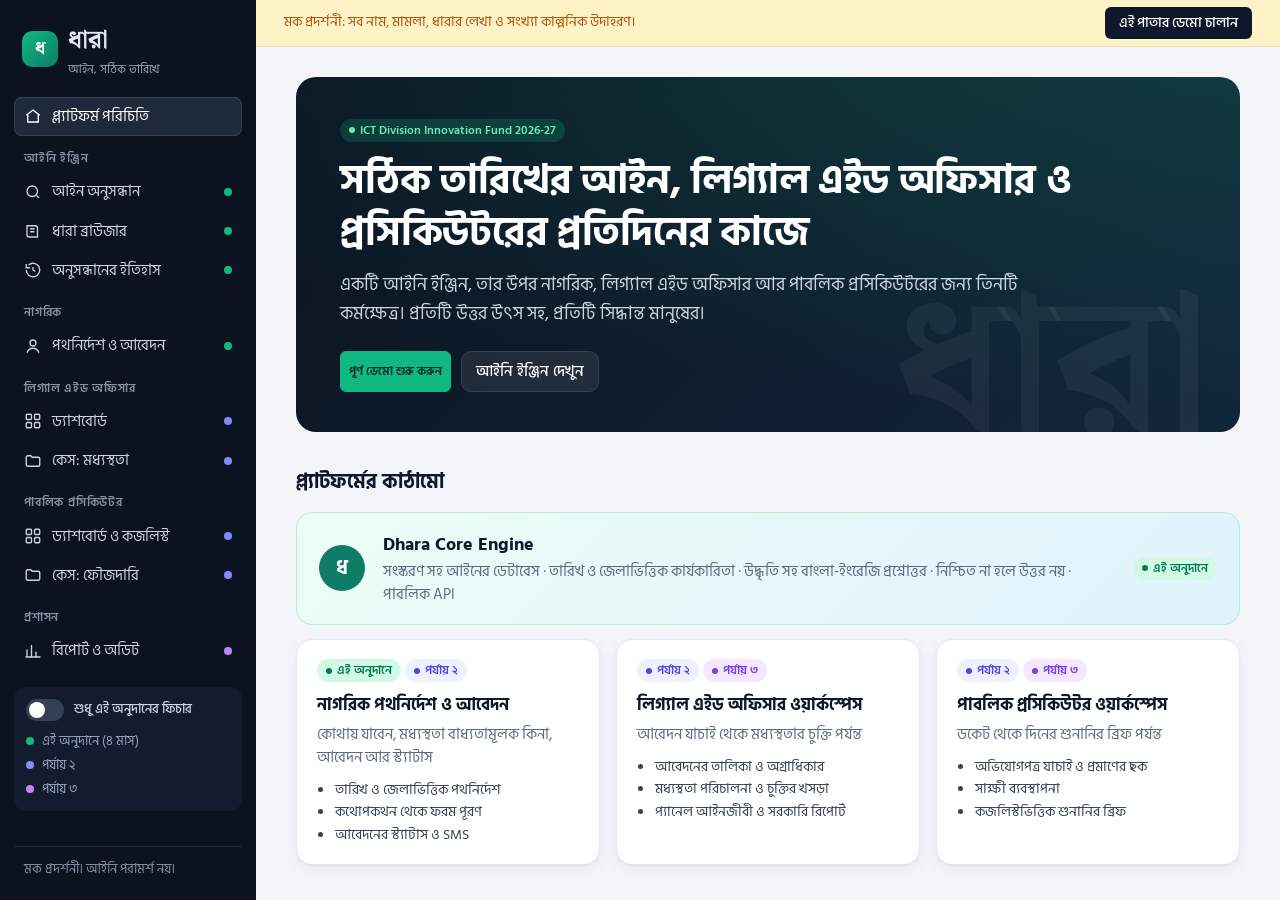
<file: index.html>
<!DOCTYPE html>
<html lang="bn">
<head>
<meta charset="UTF-8">
<meta name="viewport" content="width=device-width, initial-scale=1">
<meta name="description" content="ধারা: বাংলাদেশের জাতীয় আইনি জ্ঞান প্ল্যাটফর্ম। সঠিক তারিখের আইন, উৎস সহ উত্তর, আর নাগরিক, লিগ্যাল এইড অফিসার ও পাবলিক প্রসিকিউটরের কর্মক্ষেত্র (মক প্রদর্শনী)।">
<title>ধারা | প্ল্যাটফর্ম পরিচিতি</title>
<link rel="preconnect" href="https://fonts.googleapis.com">
<link rel="preconnect" href="https://fonts.gstatic.com" crossorigin>
<link href="https://fonts.googleapis.com/css2?family=Noto+Serif+Bengali:wght@400;600;700&family=Hind+Siliguri:wght@400;500;600;700&display=swap" rel="stylesheet">
<link rel="stylesheet" href="style.css">
</head>
<body>
<aside class="side"></aside>
<main class="main">
  <div class="mockbar">মক প্রদর্শনী: সব নাম, মামলা, ধারার লেখা ও সংখ্যা কাল্পনিক উদাহরণ।
    <button class="tourbtn" id="tourbtn" type="button">এই পাতার ডেমো চালান</button></div>
  <div class="app">
    <section class="hero" id="hero">
      <div class="wm">ধারা</div>
      <span class="ph ph1" style="background:#10B98133;color:#6EE7B7">ICT Division Innovation Fund 2026-27</span>
      <h1 style="margin-top:12px">সঠিক তারিখের আইন, লিগ্যাল এইড অফিসার ও প্রসিকিউটরের প্রতিদিনের কাজে</h1>
      <p>একটি আইনি ইঞ্জিন, তার উপর নাগরিক, লিগ্যাল এইড অফিসার আর পাবলিক প্রসিকিউটরের জন্য তিনটি কর্মক্ষেত্র। প্রতিটি উত্তর উৎস সহ, প্রতিটি সিদ্ধান্ত মানুষের।</p>
      <div style="display:flex;gap:10px;flex-wrap:wrap">
        <a class="btn pri" href="index.html?demo=1">পূর্ণ ডেমো শুরু করুন</a>
        <a class="btn" href="search.html">আইনি ইঞ্জিন দেখুন</a>
      </div>
    </section>

    <h2 class="sec-t" id="archT">প্ল্যাটফর্মের কাঠামো</h2>
    <div class="arch" id="arch">
      <div class="engine">
        <div class="avatar" style="width:46px;height:46px;background:#0E7C66;color:#fff;font-size:20px">ধ</div>
        <div style="flex:1;min-width:min(260px,100%)">
          <h3>Dhara Core Engine</h3>
          <div class="muted" style="font-size:14.5px">সংস্করণ সহ আইনের ডেটাবেস · তারিখ ও জেলাভিত্তিক কার্যকারিতা · উদ্ধৃতি সহ বাংলা-ইংরেজি প্রশ্নোত্তর · নিশ্চিত না হলে উত্তর নয় · পাবলিক API</div>
        </div>
        <span class="ph ph1">এই অনুদানে</span>
      </div>
      <div class="grid g3">
        <a class="ws" href="citizen.html"><span class="ph ph1">এই অনুদানে</span> <span class="ph ph2">পর্যায় ২</span>
          <h3>নাগরিক পথনির্দেশ ও আবেদন</h3><p>কোথায় যাবেন, মধ্যস্থতা বাধ্যতামূলক কিনা, আবেদন আর স্ট্যাটাস</p>
          <ul><li>তারিখ ও জেলাভিত্তিক পথনির্দেশ</li><li>কথোপকথন থেকে ফরম পূরণ</li><li>আবেদনের স্ট্যাটাস ও SMS</li></ul></a>
        <a class="ws" href="lao.html" data-phase="2"><span class="ph ph2">পর্যায় ২</span> <span class="ph ph3">পর্যায় ৩</span>
          <h3>লিগ্যাল এইড অফিসার ওয়ার্কস্পেস</h3><p>আবেদন যাচাই থেকে মধ্যস্থতার চুক্তি পর্যন্ত</p>
          <ul><li>আবেদনের তালিকা ও অগ্রাধিকার</li><li>মধ্যস্থতা পরিচালনা ও চুক্তির খসড়া</li><li>প্যানেল আইনজীবী ও সরকারি রিপোর্ট</li></ul></a>
        <a class="ws" href="pp.html" data-phase="2"><span class="ph ph2">পর্যায় ২</span> <span class="ph ph3">পর্যায় ৩</span>
          <h3>পাবলিক প্রসিকিউটর ওয়ার্কস্পেস</h3><p>ডকেট থেকে দিনের শুনানির ব্রিফ পর্যন্ত</p>
          <ul><li>অভিযোগপত্র যাচাই ও প্রমাণের ছক</li><li>সাক্ষী ব্যবস্থাপনা</li><li>কজলিস্টভিত্তিক শুনানির ব্রিফ</li></ul></a>
      </div>
    </div>

    <h2 class="sec-t" id="roadT">কোন পর্যায়ে কী হবে</h2>
    <div class="road" id="road">
      <div class="col now"><span class="ph ph1">এই অনুদানে</span><h3>আইনি ইঞ্জিন ও নাগরিক পথনির্দেশ</h3><div class="m">৪ মাস · ৳৩,৯৬,২০০ · ICT Division-কে হস্তান্তর</div>
        <ul><li>সংস্করণ সহ পুরো বাংলাদেশ কোড</li><li>তারিখ ও জেলাভিত্তিক কার্যকারিতা</li><li>উদ্ধৃতি সহ প্রশ্নোত্তর, ধারা ব্রাউজার, পার্থক্য</li><li>মধ্যস্থতা বাধ্যতামূলক কিনা যাচাই</li><li>অফিসার ও প্রসিকিউটরের গবেষণা ব্রিফ (PDF)</li><li>পাবলিক API ও ১৫০ প্রশ্নের বেঞ্চমার্ক</li></ul></div>
      <div class="col" data-phase="2"><span class="ph ph2">পর্যায় ২</span><h3>দুই ওয়ার্কস্পেসের মূল অংশ</h3><div class="m">অধিদপ্তরের সাথে সমঝোতা স্মারকের পর</div>
        <ul><li>কেস স্পেস, বাংলা OCR, রিভিউ টেবিল</li><li>অনলাইন আবেদন, ফরম পূরণ, স্ট্যাটাস</li><li>মধ্যস্থতা পরিচালনা ও চুক্তির খসড়া</li><li>অভিযোগপত্র যাচাই, প্রমাণের ছক, সাক্ষী</li><li>ক্যালেন্ডার, সময়সীমা, আইন বদলের সতর্কবার্তা</li></ul></div>
      <div class="col" data-phase="3"><span class="ph ph3">পর্যায় ৩</span><h3>সংযোগ ও প্রশাসন</h3><div class="m">পরবর্তী অনুদান বা সরকারি প্রকল্প</div>
        <ul><li>অফিস সফটওয়্যার, ডি-নথি, NID, কজলিস্ট সংযোগ</li><li>স্বয়ংক্রিয় মাসিক ও ত্রৈমাসিক রিপোর্ট</li><li>প্যানেল আইনজীবী ব্যবস্থাপনা ও রেফারেল</li><li>আপিলের খসড়া, বিচারের সময়সীমা ট্র্যাকার</li><li>মামলার রায় ও নজির</li></ul></div>
    </div>

    <h2 class="sec-t">পুরো যাত্রা, ধাপে ধাপে</h2>
    <div class="journey" id="journey">
      <a href="citizen.html"><div class="n">১</div><b>নাগরিক পথ খোঁজেন</b><span>বিরোধ, তারিখ আর জেলা দিয়ে</span></a>
      <a href="citizen.html#apply"><div class="n">২</div><b>অনলাইনে আবেদন</b><span>কথোপকথন থেকে ফরম পূরণ</span></a>
      <a href="lao.html"><div class="n">৩</div><b>অফিসার যাচাই করেন</b><span>অগ্রাধিকার ও যোগ্যতা</span></a>
      <a href="lao-case.html"><div class="n">৪</div><b>মধ্যস্থতা ও চুক্তি</b><span>আইনি ব্রিফ, হিসাব, খসড়া</span></a>
      <a href="pp.html"><div class="n">৫</div><b>প্রসিকিউটরের দিন শুরু</b><span>কজলিস্ট ও সতর্কবার্তা</span></a>
      <a href="pp-case.html"><div class="n">৬</div><b>ফৌজদারি মামলার প্রস্তুতি</b><span>ঘটনার তারিখের আইন, প্রমাণ, সাক্ষী</span></a>
      <a href="admin.html"><div class="n">৭</div><b>রিপোর্ট ও অডিট</b><span>স্বয়ংক্রিয় বিবরণী, অনুমতি</span></a>
      <a href="search.html"><div class="n">৮</div><b>যেকোনো সময় আইন খুঁজুন</b><span>উৎস সহ, সঠিক সংস্করণে</span></a>
    </div>
  </div>
</main>
<script src="data.js"></script>
<script>
  sidebar('home');
  const toggle = on => { const t = document.getElementById('scopeT'); if (t.checked !== on) { t.checked = on; t.dispatchEvent(new Event('change')); } };
  demo([
    { t: 'ধারা কী', el: '#hero', do: async () => toggle(false),
      p: 'একটি আইনি ইঞ্জিন, আর তার উপর তিন ধরনের ব্যবহারকারীর জন্য কর্মক্ষেত্র। এই ডেমোতে পুরো অ্যাপ্লিকেশনের ধারণা দেখানো হবে, সব তথ্য কাল্পনিক।' },
    { t: 'এক ইঞ্জিন, তিন কর্মক্ষেত্র', el: '#arch',
      p: 'নিচের সব ফিচার একই আইনি ইঞ্জিন ব্যবহার করে। ইঞ্জিনটাই এই অনুদানের মূল কাজ, আর সেটা ICT Division-কে হস্তান্তর করা হবে।' },
    { t: 'কোনটা এখন, কোনটা পরে', el: '#road',
      p: 'সবুজ চিহ্ন মানে এই অনুদানে তৈরি হবে। নীল পর্যায় ২, বেগুনি পর্যায় ৩। প্রতিটি পাতায় প্রতিটি ফিচারের পাশে এই চিহ্ন আছে।' },
    { t: 'শুধু এই অনুদানের অংশ দেখা', el: '.scopebox', do: async () => toggle(true),
      p: 'বাঁদিকের এই সুইচ চালু করলে ভবিষ্যৎ পর্যায়ের সব ফিচার ধূসর হয়ে যায়। কমিটিকে দেখানো যায় চার মাসে ঠিক কী দেওয়া হবে। ডেমো চলার জন্য এখন আবার বন্ধ করছি।' },
    { t: 'যাত্রা শুরু: নাগরিক', el: '#journey', do: async () => toggle(false),
      p: 'এবার পুরো যাত্রা দেখব: নাগরিকের আবেদন থেকে শুরু করে অফিসারের মধ্যস্থতা, প্রসিকিউটরের প্রস্তুতি আর প্রশাসনের রিপোর্ট পর্যন্ত।' }
  ], 'citizen.html', 'নাগরিক অংশে যান');
</script>
</body>
</html>
</file>
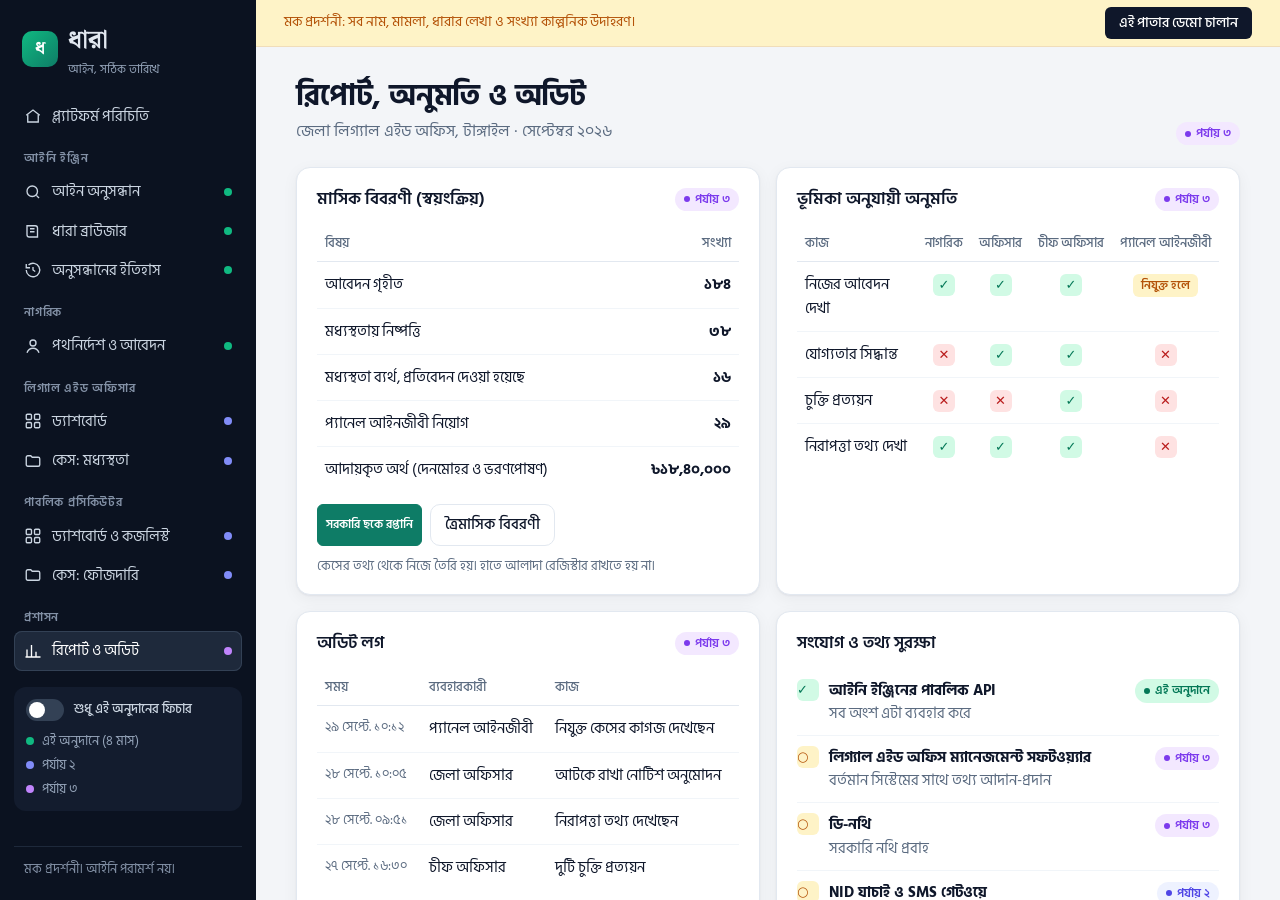
<file: admin.html>
<!DOCTYPE html>
<html lang="bn">
<head>
<meta charset="UTF-8">
<meta name="viewport" content="width=device-width, initial-scale=1">
<meta name="description" content="লিগ্যাল এইড অফিসের রিপোর্ট, ভূমিকাভিত্তিক অনুমতি ও অডিট লগ: স্বয়ংক্রিয় মাসিক বিবরণী ও তথ্য সুরক্ষা (মক প্রদর্শনী)।">
<title>ধারা | রিপোর্ট ও অডিট</title>
<link rel="preconnect" href="https://fonts.googleapis.com">
<link rel="preconnect" href="https://fonts.gstatic.com" crossorigin>
<link href="https://fonts.googleapis.com/css2?family=Noto+Serif+Bengali:wght@400;600;700&family=Hind+Siliguri:wght@400;500;600;700&display=swap" rel="stylesheet">
<link rel="stylesheet" href="style.css">
</head>
<body>
<aside class="side"></aside>
<main class="main">
  <div class="mockbar">মক প্রদর্শনী: সব নাম, মামলা, ধারার লেখা ও সংখ্যা কাল্পনিক উদাহরণ।
    <button class="tourbtn" id="tourbtn" type="button">এই পাতার ডেমো চালান</button></div>
  <div class="app">
    <div class="pagehead">
      <div><h1>রিপোর্ট, অনুমতি ও অডিট</h1><p class="sub">জেলা লিগ্যাল এইড অফিস, টাঙ্গাইল · সেপ্টেম্বর ২০২৬</p></div>
      <div class="acts"><span class="ph ph3">পর্যায় ৩</span></div>
    </div>

    <div class="grid g2">
      <div class="panel" id="rep" data-phase="3">
        <div class="panel-h"><h2>মাসিক বিবরণী (স্বয়ংক্রিয়)</h2><div class="r"><span class="ph ph3">পর্যায় ৩</span></div></div>
        <table class="tbl"><thead><tr><th>বিষয়</th><th style="text-align:right">সংখ্যা</th></tr></thead><tbody>
          <tr><td>আবেদন গৃহীত</td><td style="text-align:right"><b>১৮৪</b></td></tr>
          <tr><td>মধ্যস্থতায় নিষ্পত্তি</td><td style="text-align:right"><b>৩৮</b></td></tr>
          <tr><td>মধ্যস্থতা ব্যর্থ, প্রতিবেদন দেওয়া হয়েছে</td><td style="text-align:right"><b>১৬</b></td></tr>
          <tr><td>প্যানেল আইনজীবী নিয়োগ</td><td style="text-align:right"><b>২৯</b></td></tr>
          <tr><td>আদায়কৃত অর্থ (দেনমোহর ও ভরণপোষণ)</td><td style="text-align:right"><b>৳১৮,৪০,০০০</b></td></tr>
        </tbody></table>
        <div style="display:flex;gap:8px;margin-top:12px;flex-wrap:wrap"><button class="btn pri" type="button">সরকারি ছকে রপ্তানি</button><button class="btn" type="button">ত্রৈমাসিক বিবরণী</button></div>
        <p class="muted" style="font-size:13px;margin:10px 0 0">কেসের তথ্য থেকে নিজে তৈরি হয়। হাতে আলাদা রেজিস্টার রাখতে হয় না।</p>
      </div>

      <div class="panel" id="roles" data-phase="3">
        <div class="panel-h"><h2>ভূমিকা অনুযায়ী অনুমতি</h2><div class="r"><span class="ph ph3">পর্যায় ৩</span></div></div>
        <div class="tblwrap"><table class="tbl matrix"><thead><tr><th>কাজ</th><th>নাগরিক</th><th>অফিসার</th><th>চীফ অফিসার</th><th>প্যানেল আইনজীবী</th></tr></thead><tbody>
          <tr><td>নিজের আবেদন দেখা</td><td><span class="mk y">✓</span></td><td><span class="mk y">✓</span></td><td><span class="mk y">✓</span></td><td><span class="pri md">নিযুক্ত হলে</span></td></tr>
          <tr><td>যোগ্যতার সিদ্ধান্ত</td><td><span class="mk n">✕</span></td><td><span class="mk y">✓</span></td><td><span class="mk y">✓</span></td><td><span class="mk n">✕</span></td></tr>
          <tr><td>চুক্তি প্রত্যয়ন</td><td><span class="mk n">✕</span></td><td><span class="mk n">✕</span></td><td><span class="mk y">✓</span></td><td><span class="mk n">✕</span></td></tr>
          <tr><td>নিরাপত্তা তথ্য দেখা</td><td><span class="mk y">✓</span></td><td><span class="mk y">✓</span></td><td><span class="mk y">✓</span></td><td><span class="mk n">✕</span></td></tr>
        </tbody></table></div>
      </div>

      <div class="panel" id="audit" data-phase="3">
        <div class="panel-h"><h2>অডিট লগ</h2><div class="r"><span class="ph ph3">পর্যায় ৩</span></div></div>
        <div class="tblwrap"><table class="tbl"><thead><tr><th>সময়</th><th>ব্যবহারকারী</th><th>কাজ</th></tr></thead><tbody>
          <tr><td class="sm">২৯ সেপ্টে. ১০:১২</td><td>প্যানেল আইনজীবী</td><td>নিযুক্ত কেসের কাগজ দেখেছেন</td></tr>
          <tr><td class="sm">২৮ সেপ্টে. ১০:০৫</td><td>জেলা অফিসার</td><td>আটকে রাখা নোটিশ অনুমোদন</td></tr>
          <tr><td class="sm">২৮ সেপ্টে. ০৯:৫১</td><td>জেলা অফিসার</td><td>নিরাপত্তা তথ্য দেখেছেন</td></tr>
          <tr><td class="sm">২৭ সেপ্টে. ১৬:৩০</td><td>চীফ অফিসার</td><td>দুটি চুক্তি প্রত্যয়ন</td></tr>
        </tbody></table></div>
      </div>

      <div class="panel" id="integ">
        <div class="panel-h"><h2>সংযোগ ও তথ্য সুরক্ষা</h2></div>
        <ul class="list">
          <li><span class="mk y">✓</span><div><b>আইনি ইঞ্জিনের পাবলিক API</b><div class="muted sm">সব অংশ এটা ব্যবহার করে</div></div><span class="r"><span class="ph ph1">এই অনুদানে</span></span></li>
          <li data-phase="3"><span class="mk p">○</span><div><b>লিগ্যাল এইড অফিস ম্যানেজমেন্ট সফটওয়্যার</b><div class="muted sm">বর্তমান সিস্টেমের সাথে তথ্য আদান-প্রদান</div></div><span class="r"><span class="ph ph3">পর্যায় ৩</span></span></li>
          <li data-phase="3"><span class="mk p">○</span><div><b>ডি-নথি</b><div class="muted sm">সরকারি নথি প্রবাহ</div></div><span class="r"><span class="ph ph3">পর্যায় ৩</span></span></li>
          <li data-phase="2"><span class="mk p">○</span><div><b>NID যাচাই ও SMS গেটওয়ে</b><div class="muted sm">প্রাতিষ্ঠানিক অনুমতি সাপেক্ষে</div></div><span class="r"><span class="ph ph2">পর্যায় ২</span></span></li>
          <li data-phase="3"><span class="mk p">○</span><div><b>আদালতের কজলিস্ট</b><div class="muted sm">প্রসিকিউটরের দিনের ব্রিফের জন্য</div></div><span class="r"><span class="ph ph3">পর্যায় ৩</span></span></li>
        </ul>
        <div class="alert g" style="margin-top:12px"><span class="ico">🔒</span><div><b>তথ্য দেশের ভেতরে</b>সরকারি কর্মক্ষেত্রের সব তথ্য দেশের ভেতরের সার্ভারে। সংবেদনশীল কেসে বাইরের AI API ব্যবহার না করে নিজস্ব মডেল।</div></div>
      </div>
    </div>
  </div>
</main>
<script src="data.js"></script>
<script>
  sidebar('admin');
  demo([
    { t: 'রিপোর্ট নিজে তৈরি হয়', el: '#rep',
      p: 'আজ অফিসগুলো আলাদা রেজিস্টার আর মাসিক বিবরণী হাতে তৈরি করে। এখানে কেসের তথ্য থেকে সরকারি ছকে রিপোর্ট নিজে তৈরি হয়।' },
    { t: 'কে কী করতে পারবেন', el: '#roles',
      p: 'যোগ্যতার সিদ্ধান্ত অফিসারের, চুক্তির প্রত্যয়ন চীফ অফিসারের। প্যানেল আইনজীবী শুধু নিজের নিযুক্ত কেস দেখেন, নিরাপত্তা তথ্য দেখেন না।' },
    { t: 'সব কাজের রেকর্ড', el: '#audit',
      p: 'কে কখন কোন তথ্য দেখেছেন, সবকিছুর রেকর্ড থাকে।' },
    { t: 'সংযোগ ও তথ্য সুরক্ষা', el: '#integ',
      p: 'বর্তমান সরকারি সিস্টেমের বদলে নয়, সেগুলোর সাথে যুক্ত হয়ে কাজ করবে। আর সব তথ্য থাকবে দেশের ভেতরে।' },
    { t: 'ডেমো শেষ', el: '.scopebox',
      p: 'এই পুরো অ্যাপ্লিকেশনের ভিত্তি একটাই: আইনি ইঞ্জিন। এই অনুদানে সেটাই তৈরি হবে। বাঁদিকের সুইচ দিয়ে দেখানো যায় চার মাসে ঠিক কী দেওয়া হবে।' }
  ], 'index.html', 'শুরুর পাতায় ফিরুন');
</script>
</body>
</html>
</file>
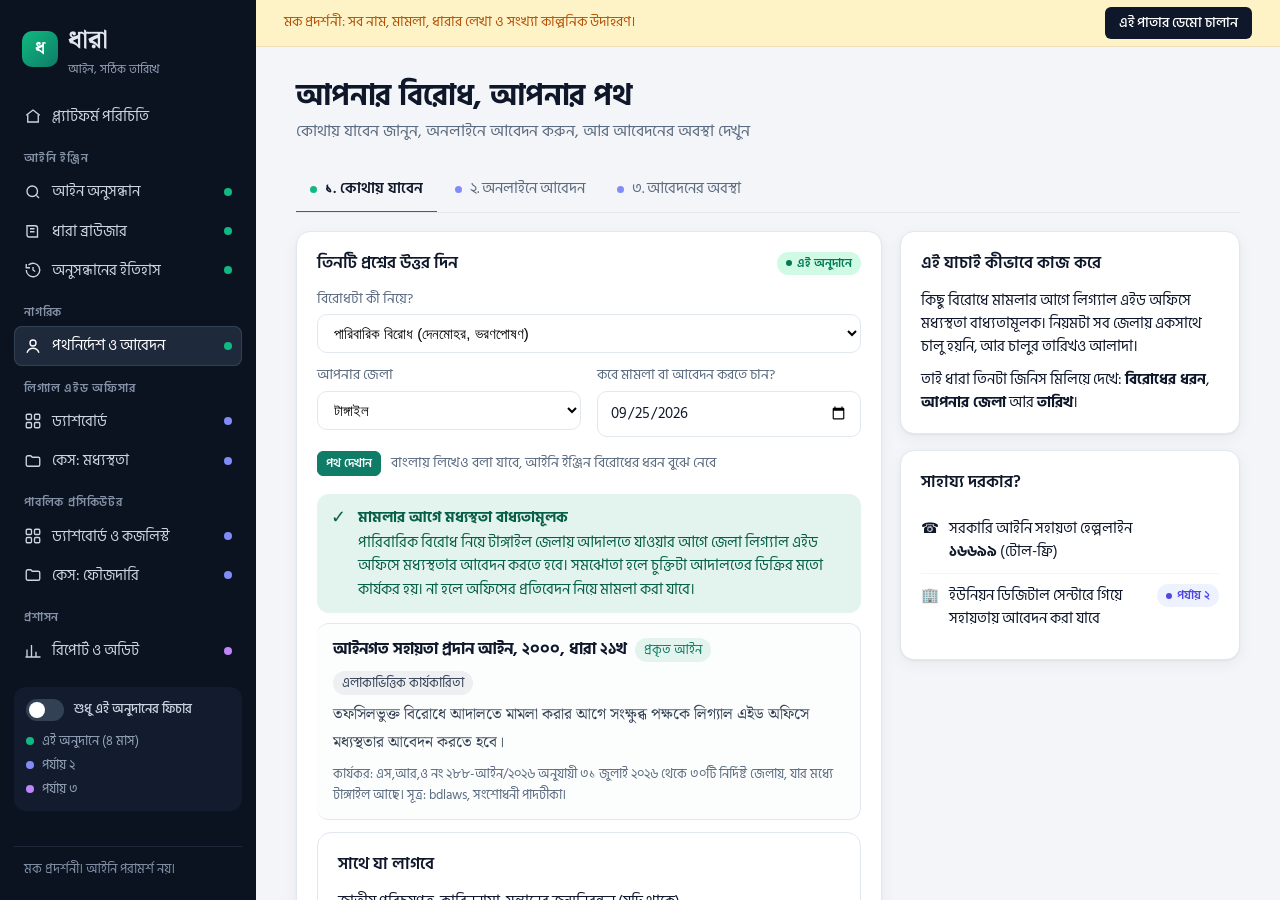
<file: citizen.html>
<!DOCTYPE html>
<html lang="bn">
<head>
<meta charset="UTF-8">
<meta name="viewport" content="width=device-width, initial-scale=1">
<meta name="description" content="নাগরিক পথনির্দেশ: আপনার বিরোধে কোথায় যাবেন, মধ্যস্থতা বাধ্যতামূলক কিনা জানুন, অনলাইনে আবেদন করুন আর আবেদনের অবস্থা দেখুন (মক প্রদর্শনী)।">
<title>ধারা | নাগরিক পথনির্দেশ</title>
<link rel="preconnect" href="https://fonts.googleapis.com">
<link rel="preconnect" href="https://fonts.gstatic.com" crossorigin>
<link href="https://fonts.googleapis.com/css2?family=Noto+Serif+Bengali:wght@400;600;700&family=Hind+Siliguri:wght@400;500;600;700&display=swap" rel="stylesheet">
<link rel="stylesheet" href="style.css">
</head>
<body>
<aside class="side"></aside>
<main class="main">
  <div class="mockbar">মক প্রদর্শনী: সব নাম, মামলা, ধারার লেখা ও সংখ্যা কাল্পনিক উদাহরণ।
    <button class="tourbtn" id="tourbtn" type="button">এই পাতার ডেমো চালান</button></div>
  <div class="app">
    <div class="pagehead">
      <div><h1>আপনার বিরোধ, আপনার পথ</h1><p class="sub">কোথায় যাবেন জানুন, অনলাইনে আবেদন করুন, আর আবেদনের অবস্থা দেখুন</p></div>
    </div>
    <div class="tabs">
      <button class="tab on" data-t="route" type="button"><i class="pd pd1"></i>১. কোথায় যাবেন</button>
      <button class="tab" data-t="apply" type="button"><i class="pd pd2"></i>২. অনলাইনে আবেদন</button>
      <button class="tab" data-t="status" type="button"><i class="pd pd2"></i>৩. আবেদনের অবস্থা</button>
    </div>

    <!-- ROUTE -->
    <section class="tabpanel on" id="tp-route">
      <div class="split">
        <div class="panel" id="finder">
          <div class="panel-h"><h2>তিনটি প্রশ্নের উত্তর দিন</h2><div class="r"><span class="ph ph1">এই অনুদানে</span></div></div>
          <div class="form">
            <div class="field full"><label for="rt">বিরোধটা কী নিয়ে?</label>
              <select id="rt">
                <option value="fam">পারিবারিক বিরোধ (দেনমোহর, ভরণপোষণ)</option>
                <option value="part">জমি বাটোয়ারা</option>
                <option value="pre">অগ্রক্রয়</option>
                <option value="par">পিতা-মাতার ভরণপোষণ</option>
                <option value="dow">যৌতুক সংক্রান্ত</option>
                <option value="rent">বাড়িভাড়া</option>
                <option value="chq">চেক ডিসঅনার</option>
                <option value="crim">চুরি, মারামারি বা অন্য ফৌজদারি অভিযোগ</option>
              </select></div>
            <div class="field"><label for="rd">আপনার জেলা</label>
              <select id="rd">
                <option>টাঙ্গাইল</option><option>বগুড়া</option><option>ঠাকুরগাঁও</option><option>পটুয়াখালী</option><option>ভোলা</option>
                <option>নাটোর</option><option>যশোর</option><option>শরীয়তপুর</option><option>কক্সবাজার</option><option>পঞ্চগড়</option>
              </select></div>
            <div class="field"><label for="rdate">কবে মামলা বা আবেদন করতে চান?</label><input type="date" id="rdate" value="2026-09-25"></div>
          </div>
          <div style="margin-top:14px;display:flex;gap:10px"><button class="btn pri" id="rgo" type="button">পথ দেখান</button>
            <span class="muted" style="font-size:13.5px;align-self:center">বাংলায় লিখেও বলা যাবে, আইনি ইঞ্জিন বিরোধের ধরন বুঝে নেবে</span></div>
          <div id="rres" style="margin-top:18px"></div>
        </div>
        <div>
          <div class="panel">
            <div class="panel-h"><h2>এই যাচাই কীভাবে কাজ করে</h2></div>
            <p style="margin:0 0 10px;font-size:14.5px">কিছু বিরোধে মামলার আগে লিগ্যাল এইড অফিসে মধ্যস্থতা বাধ্যতামূলক। নিয়মটা সব জেলায় একসাথে চালু হয়নি, আর চালুর তারিখও আলাদা।</p>
            <p style="margin:0;font-size:14.5px">তাই ধারা তিনটা জিনিস মিলিয়ে দেখে: <b>বিরোধের ধরন</b>, <b>আপনার জেলা</b> আর <b>তারিখ</b>।</p>
          </div>
          <div class="panel" style="margin-top:16px">
            <div class="panel-h"><h2>সাহায্য দরকার?</h2></div>
            <ul class="list"><li>☎<div>সরকারি আইনি সহায়তা হেল্পলাইন<br><b>১৬৬৯৯</b> (টোল-ফ্রি)</div></li>
              <li>🏢<div>ইউনিয়ন ডিজিটাল সেন্টারে গিয়ে সহায়তায় আবেদন করা যাবে</div><span class="r ph ph2">পর্যায় ২</span></li></ul>
          </div>
        </div>
      </div>
    </section>

    <!-- APPLY -->
    <section class="tabpanel" id="tp-apply" data-phase="2">
      <div class="split">
        <div class="panel" id="formp">
          <div class="panel-h"><h2>আবেদন ফরম</h2><div class="r"><span class="ph ph2">পর্যায় ২</span></div></div>
          <div class="alert g"><span class="ico">✦</span><div><b>আপনার বর্ণনা থেকে ফরম পূরণ করা হয়েছে</b>সবুজ ঘরগুলো যাচাই করুন, ভুল থাকলে বদলান। জমা দেওয়ার আগে কিছুই পাঠানো হবে না।</div></div>
          <div class="form">
            <div class="field ai"><label for="f-name">আবেদনকারীর নাম</label><input id="f-name" value="রোকসানা বেগম"></div>
            <div class="field ai"><label for="f-mobile">মোবাইল</label><input id="f-mobile" value="০১৭XX-XXX৪১২"></div>
            <div class="field ai"><label for="f-nid">জাতীয় পরিচয়পত্র নম্বর</label><input id="f-nid" value="XXXX XXX ৫৫১"><div class="hint">✓ NID যাচাই সম্পন্ন</div></div>
            <div class="field ai"><label for="f-area">জেলা ও উপজেলা</label><input id="f-area" value="টাঙ্গাইল, সদর"></div>
            <div class="field ai"><label for="f-type">বিরোধের ধরন</label><select id="f-type"><option>পারিবারিক: দেনমোহর ও ভরণপোষণ</option></select></div>
            <div class="field ai"><label for="f-date">বিরোধ শুরুর তারিখ</label><input id="f-date" value="২ মার্চ ২০২৬"></div>
            <div class="field ai"><label for="f-other">অপর পক্ষ</label><input id="f-other" value="মো. কামরুল হাসান (স্বামী)"></div>
            <div class="field ai"><label for="f-claim">দাবি</label><input id="f-claim" value="বকেয়া দেনমোহর ও ভরণপোষণ"></div>
            <div class="field ai full"><label for="f-desc">সংক্ষিপ্ত বিবরণ</label><textarea id="f-desc" rows="3">বিয়ের কাবিননামায় দেনমোহর ২,০০,০০০ টাকা, তার মধ্যে ৫০,০০০ টাকা পরিশোধিত। মার্চ ২০২৬ থেকে স্বামী আলাদা থাকছেন এবং ভরণপোষণ দিচ্ছেন না।</textarea></div>
          </div>
          <div class="panel-h" style="margin-top:18px"><h2>কাগজপত্র</h2></div>
          <div class="docrow"><div class="fi">JPG</div><div style="flex:1"><b>জাতীয় পরিচয়পত্র</b><div class="muted" style="font-size:13.5px">আপলোড হয়েছে · তথ্য মিলেছে</div></div><span class="pri ok">✓ যাচাইকৃত</span></div>
          <div class="docrow"><div class="fi">PDF</div><div style="flex:1"><b>কাবিননামা</b><div class="muted" style="font-size:13.5px">OCR থেকে পড়া হয়েছে: দেনমোহর ৳২,০০,০০০ · উসুল ৳৫০,০০০</div></div><span class="pri ok">✓ পড়া হয়েছে</span></div>
          <div class="panel-h" style="margin-top:18px"><h2>নিরাপত্তা</h2></div>
          <div class="check"><input type="checkbox" id="safe"><label for="safe">অপর পক্ষকে সরাসরি নোটিশ গেলে আমি ঝুঁকিতে পড়তে পারি। অফিসার আগে আমার সাথে কথা বলুন।</label></div>
          <div class="check"><input type="checkbox" id="consent" checked><label for="consent">আমার তথ্য শুধু এই আবেদনের কাজে ব্যবহারের সম্মতি দিচ্ছি।</label></div>
          <div style="margin-top:14px"><button class="btn pri" id="submit" type="button">আবেদন জমা দিন</button></div>
        </div>
        <div class="panel" id="chatp">
          <div class="panel-h"><h2>আপনার বর্ণনা</h2></div>
          <div style="background:#F1F5F9;border-radius:12px 12px 12px 4px;padding:12px 14px;font-size:14.5px;margin-bottom:10px">আমার স্বামী মার্চ মাস থেকে আলাদা থাকে, খরচ দেয় না। কাবিনের টাকাও পুরো দেয়নি। আমি টাঙ্গাইলে থাকি।</div>
          <div style="background:var(--green-soft);border-radius:12px 12px 4px 12px;padding:12px 14px;font-size:14.5px">বুঝেছি। এটা পারিবারিক বিরোধ, আর টাঙ্গাইলে এখন মামলার আগে মধ্যস্থতা বাধ্যতামূলক। আপনার কাবিননামার ছবি দিলে ফরম পূরণ করে দিচ্ছি।</div>
          <p class="muted" style="font-size:13px;margin:12px 0 0">কথোপকথন থেকে পাওয়া তথ্যই বাঁদিকের ফরমে বসানো হয়েছে।</p>
        </div>
      </div>
    </section>

    <!-- STATUS -->
    <section class="tabpanel" id="tp-status" data-phase="2">
      <div class="split">
        <div class="panel" id="statusp">
          <div class="panel-h"><h2>আবেদন নম্বর <span class="mono">DLA-TNG-2026-00412</span></h2><div class="r"><span class="ph ph2">পর্যায় ২</span></div></div>
          <div class="pipe"><div class="done">জমা</div><div class="done">যাচাই</div><div class="done">অনুমোদিত</div><div class="cur">মধ্যস্থতা</div><div>নিষ্পত্তি</div></div>
          <ul class="vtl">
            <li class="done"><span class="dot"></span><div class="t">আবেদন জমা হয়েছে</div><div class="d">২৫ সেপ্টেম্বর ২০২৬ · জেলা লিগ্যাল এইড অফিস, টাঙ্গাইল</div></li>
            <li class="done"><span class="dot"></span><div class="t">অফিসার যাচাই করেছেন</div><div class="d">২৬ সেপ্টেম্বর · কাগজপত্র সম্পূর্ণ</div></li>
            <li class="done"><span class="dot"></span><div class="t">মধ্যস্থতার আবেদন গৃহীত</div><div class="d">২৭ সেপ্টেম্বর · আপনার অনুরোধে অফিসার আগে ফোনে কথা বলেছেন</div></li>
            <li class="cur"><span class="dot"></span><div class="t">প্রথম মধ্যস্থতা সভা</div><div class="d">৫ অক্টোবর, সকাল ১১টা · ভার্চুয়াল অথবা অফিসে</div></li>
            <li><span class="dot"></span><div class="t">সমঝোতা চুক্তি বা প্রতিবেদন</div><div class="d">সভার ফলাফল অনুযায়ী</div></li>
          </ul>
        </div>
        <div>
          <div class="panel">
            <div class="panel-h"><h2>পরের সভা</h2></div>
            <div style="font-size:26px;font-weight:700">৫ অক্টোবর</div><div class="muted">রবিবার, সকাল ১১টা</div>
            <div style="display:flex;gap:8px;margin-top:12px;flex-wrap:wrap"><button class="btn pri" type="button">ভার্চুয়াল সভায় যোগ দিন</button><button class="btn" type="button">তারিখ বদলের অনুরোধ</button></div>
          </div>
          <div class="panel" style="margin-top:16px">
            <div class="panel-h"><h2>SMS বার্তা</h2></div>
            <ul class="list"><li><div>আপনার আবেদন DLA-TNG-2026-00412 জমা হয়েছে।</div><span class="r sm muted">২৫ সেপ্টে.</span></li>
              <li><div>আপনার মধ্যস্থতা সভা ৫ অক্টোবর সকাল ১১টায়।</div><span class="r sm muted">২৭ সেপ্টে.</span></li></ul>
          </div>
          <div class="panel" style="margin-top:16px"><div class="panel-h"><h2>সেবা নিয়ে অভিযোগ</h2></div>
            <p class="muted" style="margin:0 0 10px;font-size:14px">অফিসার বা প্যানেল আইনজীবীর বিরুদ্ধে অভিযোগ সরাসরি অধিদপ্তরে যাবে।</p><button class="btn" type="button">অভিযোগ জানান</button></div>
        </div>
      </div>
    </section>
  </div>
</main>
<script src="data.js"></script>
<script>
  sidebar('citizen'); tabs();
  const SCHED = { fam: 'পারিবারিক বিরোধ', part: 'জমি বাটোয়ারা', pre: 'অগ্রক্রয়', par: 'পিতা-মাতার ভরণপোষণ', dow: 'যৌতুক সংক্রান্ত বিরোধ', rent: 'বাড়িভাড়া', chq: 'চেক ডিসঅনার' };
  const DOCS = { fam: 'জাতীয় পরিচয়পত্র, কাবিননামা, সন্তানের জন্মনিবন্ধন (যদি থাকে)', part: 'জাতীয় পরিচয়পত্র, দলিল, খতিয়ান, নামজারির কাগজ', pre: 'জাতীয় পরিচয়পত্র, বিক্রয় দলিলের কপি, খতিয়ান',
    par: 'জাতীয় পরিচয়পত্র, সন্তানের পরিচয়ের প্রমাণ', dow: 'জাতীয় পরিচয়পত্র, কাবিননামা, চিকিৎসা বা অন্য প্রমাণ', rent: 'জাতীয় পরিচয়পত্র, ভাড়ার চুক্তি বা রসিদ', chq: 'জাতীয় পরিচয়পত্র, চেক, ব্যাংকের ফেরত স্লিপ, লিগ্যাল নোটিশ' };
  const START = '2026-07-31';
  function route() {
    const t = rt.value, d = rd.value, date = rdate.value, box = document.getElementById('rres');
    if (t === 'crim') {
      box.innerHTML = `<div class="alert i"><span class="ico">ⓘ</span><div><b>এটা মধ্যস্থতার আওতায় পড়ে না</b>ফৌজদারি অভিযোগ থানায় বা আদালতে করতে হয়। আইনজীবীর খরচ দিতে না পারলে ${d} জেলা লিগ্যাল এইড অফিসে সরকারি খরচে আইনজীবীর জন্য আবেদন করতে পারেন, যোগ্যতা সাপেক্ষে।</div></div>`;
      return;
    }
    const on = date >= START;
    box.innerHTML = (on
      ? `<div class="alert g"><span class="ico">✓</span><div><b>মামলার আগে মধ্যস্থতা বাধ্যতামূলক</b>${SCHED[t]} নিয়ে ${d} জেলায় আদালতে যাওয়ার আগে জেলা লিগ্যাল এইড অফিসে মধ্যস্থতার আবেদন করতে হবে। সমঝোতা হলে চুক্তিটা আদালতের ডিক্রির মতো কার্যকর হয়। না হলে অফিসের প্রতিবেদন নিয়ে মামলা করা যাবে।</div></div>`
      : `<div class="alert w"><span class="ico">!</span><div><b>এই তারিখে ${d} জেলায় নিয়মটি চালু ছিল না</b>বাধ্যতামূলক মধ্যস্থতা এই জেলায় ৩১ জুলাই ২০২৬ থেকে চালু। তার আগের তারিখে সরাসরি মামলা করা যেত, তবে স্বেচ্ছায় মধ্যস্থতার আবেদন তখনো করা যেত।</div></div>`)
      + `<div class="lawcard"><div class="h"><b>আইনগত সহায়তা প্রদান আইন, ২০০০, ধারা ২১খ</b><span class="b valid">প্রকৃত আইন</span><span class="b hi">এলাকাভিত্তিক কার্যকারিতা</span></div>
         <p>তফসিলভুক্ত বিরোধে আদালতে মামলা করার আগে সংক্ষুব্ধ পক্ষকে লিগ্যাল এইড অফিসে মধ্যস্থতার আবেদন করতে হবে।</p>
         <div class="muted" style="font-size:13px;margin-top:6px">কার্যকর: এস,আর,ও নং ২৮৮-আইন/২০২৬ অনুযায়ী ৩১ জুলাই ২০২৬ থেকে ৩০টি নির্দিষ্ট জেলায়, যার মধ্যে ${d} আছে। সূত্র: bdlaws, সংশোধনী পাদটীকা।</div></div>`
      + `<div class="panel" style="box-shadow:none;margin-top:4px"><div class="panel-h"><h2>সাথে যা লাগবে</h2></div><div style="font-size:14.5px">${DOCS[t]}</div>
         <div style="margin-top:12px;display:flex;gap:8px;flex-wrap:wrap"><button class="btn pri" type="button" onclick="showTab('apply')">অনলাইনে আবেদন করুন</button><span class="ph ph2" style="align-self:center">পর্যায় ২</span></div></div>`;
  }
  rgo.addEventListener('click', route);
  submit.addEventListener('click', () => showTab('status'));
  route();
  if (location.hash === '#apply') showTab('apply');

  demo([
    { t: 'নাগরিকের প্রথম প্রশ্ন: কোথায় যাব?', el: '#finder', do: async () => { showTab('route'); rt.value = 'fam'; rd.value = 'টাঙ্গাইল'; rdate.value = '2026-09-25'; route(); },
      p: 'বিরোধের ধরন, জেলা আর তারিখ দিলে ধারা জানায় মধ্যস্থতা বাধ্যতামূলক কিনা। এই অংশ এই অনুদানেই তৈরি হবে, কারণ এটা সরাসরি আইনি ইঞ্জিনের কাজ।' },
    { t: 'একই প্রশ্ন, আগের তারিখে', el: '#rres', do: async () => { rdate.value = '2026-06-15'; route(); },
      p: 'জুন ২০২৬-এর তারিখে টাঙ্গাইলে নিয়মটা চালু ছিল না, তাই উত্তরও বদলে গেছে। এখানে উৎস হিসেবে প্রকৃত আইন আর SRO দেখানো হয়েছে।' },
    { t: 'ফৌজদারি হলে ভিন্ন পথ', el: '#rres', do: async () => { rt.value = 'crim'; rdate.value = '2026-09-25'; route(); },
      p: 'চুরি বা মারামারির অভিযোগ মধ্যস্থতার আওতায় নয়। ধারা তখন থানা বা আদালতের পথ দেখায়, আর সরকারি খরচে আইনজীবী পাওয়ার সুযোগের কথা জানায়।' },
    { t: 'কথোপকথন থেকে ফরম', el: '#formp', do: async () => { rt.value = 'fam'; route(); showTab('apply'); },
      p: 'নাগরিক নিজের ভাষায় সমস্যা বলেছেন, আর কাবিননামার ছবি দিয়েছেন। ধারা সেখান থেকে ফরমের ঘরগুলো পূরণ করেছে। নাগরিক যাচাই না করা পর্যন্ত কিছুই জমা হয় না।' },
    { t: 'নিরাপত্তার প্রশ্ন', el: '#safe', do: async () => { safe.checked = true; },
      p: 'পারিবারিক সহিংসতার ঝুঁকি থাকলে অপর পক্ষকে স্বয়ংক্রিয় নোটিশ যাবে না। অফিসার আগে নাগরিকের সাথে কথা বলবেন।' },
    { t: 'আবেদনের অবস্থা', el: '#statusp', do: async () => showTab('status'),
      p: 'জমা দেওয়ার পর আবেদন নম্বর আর SMS আসে। কোন ধাপে আছে, পরের সভা কবে, সব এক পাতায়। অভিযোগ জানানোর পথও এখানেই।' },
    { t: 'এবার অফিসারের দিক', el: '.nav a[href="lao.html"]',
      p: 'এই আবেদনটা এখন জেলা লিগ্যাল এইড অফিসারের তালিকায় পৌঁছেছে। দেখা যাক অফিসার কী দেখেন।' }
  ], 'lao.html', 'অফিসারের ড্যাশবোর্ডে যান');
</script>
</body>
</html>
</file>
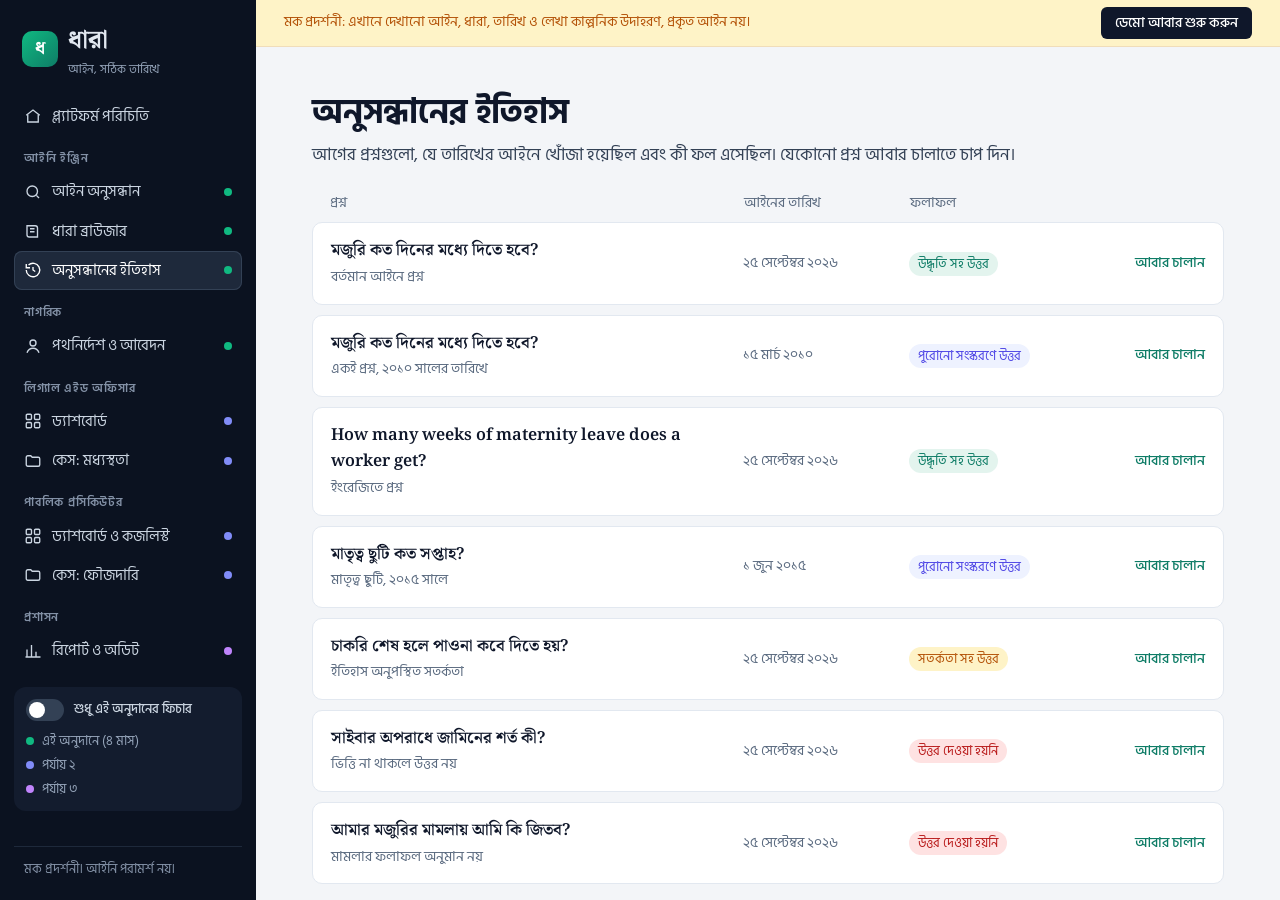
<file: history.html>
<!DOCTYPE html>
<html lang="bn">
<head>
<meta charset="UTF-8">
<meta name="viewport" content="width=device-width, initial-scale=1">
<meta name="description" content="আগের আইনি প্রশ্নগুলো, কোন তারিখের আইনে খোঁজা হয়েছিল এবং কী ফল এসেছিল, এক জায়গায় দেখুন ও আবার চালান (মক প্রদর্শনী)।">
<title>ধারা | অনুসন্ধানের ইতিহাস</title>
<link rel="preconnect" href="https://fonts.googleapis.com">
<link rel="preconnect" href="https://fonts.gstatic.com" crossorigin>
<link href="https://fonts.googleapis.com/css2?family=Noto+Serif+Bengali:wght@400;600;700&family=Hind+Siliguri:wght@400;500;600&display=swap" rel="stylesheet">
<link rel="stylesheet" href="style.css">
</head>
<body>
<aside class="side"></aside>
<main class="main">
  <div class="mockbar">মক প্রদর্শনী: এখানে দেখানো আইন, ধারা, তারিখ ও লেখা কাল্পনিক উদাহরণ, প্রকৃত আইন নয়।
    <a class="tourbtn" href="search.html?tour=1" style="text-decoration:none">ডেমো আবার শুরু করুন</a></div>
  <section class="hist">
    <h1>অনুসন্ধানের ইতিহাস</h1>
    <p class="lede">আগের প্রশ্নগুলো, যে তারিখের আইনে খোঁজা হয়েছিল এবং কী ফল এসেছিল। যেকোনো প্রশ্ন আবার চালাতে চাপ দিন।</p>
    <div class="hhead"><span>প্রশ্ন</span><span>আইনের তারিখ</span><span>ফলাফল</span><span></span></div>
    <div id="list"></div>
  </section>
</main>
<script src="data.js"></script>
<script>
  sidebar('hist');
  const RES = { ok: ['valid', 'উদ্ধৃতি সহ উত্তর'], time: ['mid', 'পুরোনো সংস্করণে উত্তর'], warn: ['warn', 'সতর্কতা সহ উত্তর'], no: ['no', 'উত্তর দেওয়া হয়নি'] };
  document.getElementById('list').innerHTML = EXAMPLES.map((e, i) => `
    <a class="hrow" href="search.html?ex=${i}">
      <span><span class="hq">${e.q}</span><br><span class="hd">${e.label}</span></span>
      <span class="hd">${fmt(e.d)}</span>
      <span><span class="b ${RES[e.kind][0]}">${RES[e.kind][1]}</span></span>
      <span class="open">আবার চালান</span>
    </a>`).join('');
</script>
</body>
</html>
</file>
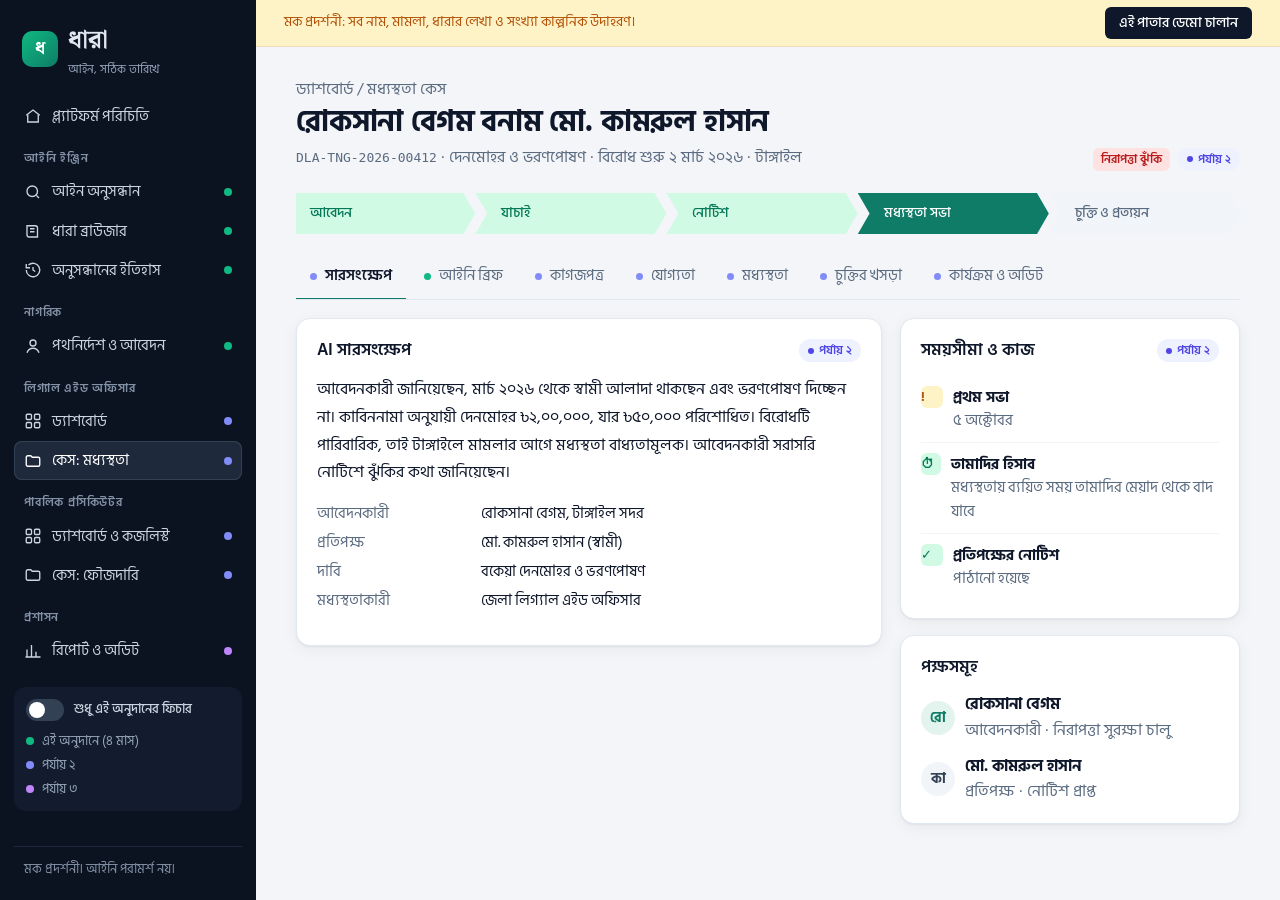
<file: lao-case.html>
<!DOCTYPE html>
<html lang="bn">
<head>
<meta charset="UTF-8">
<meta name="viewport" content="width=device-width, initial-scale=1">
<meta name="description" content="মধ্যস্থতা কেস: AI সারসংক্ষেপ, প্রযোজ্য আইনের ব্রিফ, কাগজপত্র, সময়সীমা ও সমঝোতা চুক্তির খসড়া এক জায়গায় (মক প্রদর্শনী)।">
<title>ধারা | কেস: মধ্যস্থতা</title>
<link rel="preconnect" href="https://fonts.googleapis.com">
<link rel="preconnect" href="https://fonts.gstatic.com" crossorigin>
<link href="https://fonts.googleapis.com/css2?family=Noto+Serif+Bengali:wght@400;600;700&family=Hind+Siliguri:wght@400;500;600;700&display=swap" rel="stylesheet">
<link rel="stylesheet" href="style.css">
</head>
<body>
<aside class="side"></aside>
<main class="main">
  <div class="mockbar">মক প্রদর্শনী: সব নাম, মামলা, ধারার লেখা ও সংখ্যা কাল্পনিক উদাহরণ।
    <button class="tourbtn" id="tourbtn" type="button">এই পাতার ডেমো চালান</button></div>
  <div class="app">
    <div class="pagehead">
      <div><div class="muted sm"><a href="lao.html" style="text-decoration:none">ড্যাশবোর্ড</a> / মধ্যস্থতা কেস</div>
        <h1>রোকসানা বেগম বনাম মো. কামরুল হাসান</h1>
        <p class="sub"><span class="mono">DLA-TNG-2026-00412</span> · দেনমোহর ও ভরণপোষণ · বিরোধ শুরু ২ মার্চ ২০২৬ · টাঙ্গাইল</p></div>
      <div class="acts"><span class="pri hi">নিরাপত্তা ঝুঁকি</span><span class="ph ph2">পর্যায় ২</span></div>
    </div>
    <div class="pipe" id="pipe" data-phase="2"><div class="done">আবেদন</div><div class="done">যাচাই</div><div class="done">নোটিশ</div><div class="cur">মধ্যস্থতা সভা</div><div>চুক্তি ও প্রত্যয়ন</div></div>

    <div class="tabs">
      <button class="tab on" data-t="sum" type="button"><i class="pd pd2"></i>সারসংক্ষেপ</button>
      <button class="tab" data-t="brief" type="button"><i class="pd pd1"></i>আইনি ব্রিফ</button>
      <button class="tab" data-t="docs" type="button"><i class="pd pd2"></i>কাগজপত্র</button>
      <button class="tab" data-t="elig" type="button"><i class="pd pd2"></i>যোগ্যতা</button>
      <button class="tab" data-t="med" type="button"><i class="pd pd2"></i>মধ্যস্থতা</button>
      <button class="tab" data-t="agr" type="button"><i class="pd pd2"></i>চুক্তির খসড়া</button>
      <button class="tab" data-t="log" type="button"><i class="pd pd2"></i>কার্যক্রম ও অডিট</button>
    </div>

    <div class="split">
      <div>
        <section class="tabpanel on" id="tp-sum" data-phase="2">
          <div class="panel"><div class="panel-h"><h2>AI সারসংক্ষেপ</h2><div class="r"><span class="ph ph2">পর্যায় ২</span></div></div>
            <p style="margin:0 0 12px;font-size:15.5px;line-height:1.8">আবেদনকারী জানিয়েছেন, মার্চ ২০২৬ থেকে স্বামী আলাদা থাকছেন এবং ভরণপোষণ দিচ্ছেন না। কাবিননামা অনুযায়ী দেনমোহর ৳২,০০,০০০, যার ৳৫০,০০০ পরিশোধিত। বিরোধটি পারিবারিক, তাই টাঙ্গাইলে মামলার আগে মধ্যস্থতা বাধ্যতামূলক। আবেদনকারী সরাসরি নোটিশে ঝুঁকির কথা জানিয়েছেন।</p>
            <dl class="kv"><dt>আবেদনকারী</dt><dd>রোকসানা বেগম, টাঙ্গাইল সদর</dd><dt>প্রতিপক্ষ</dt><dd>মো. কামরুল হাসান (স্বামী)</dd><dt>দাবি</dt><dd>বকেয়া দেনমোহর ও ভরণপোষণ</dd><dt>মধ্যস্থতাকারী</dt><dd>জেলা লিগ্যাল এইড অফিসার</dd></dl>
          </div>
        </section>

        <section class="tabpanel" id="tp-brief">
          <div class="panel" id="briefp"><div class="panel-h"><h2>আইনি ব্রিফ: বিরোধ শুরুর তারিখে প্রযোজ্য আইন</h2><div class="r"><span class="ph ph1">এই অনুদানে</span></div></div>
            <div class="chips" style="margin-bottom:14px"><span class="chip">বিরোধের তারিখ: ২ মার্চ ২০২৬</span><span class="chip">জেলা: টাঙ্গাইল</span><span class="chip">ভাষা: বাংলা</span></div>
            <div class="lawcard"><div class="h"><b>আইনগত সহায়তা প্রদান আইন, ২০০০, ধারা ২১খ</b><span class="b valid">প্রকৃত আইন</span><span class="b hi">৩১ জুলাই ২০২৬ থেকে টাঙ্গাইলে কার্যকর</span></div>
              <p>তফসিলভুক্ত বিরোধে আদালতে মামলার আগে লিগ্যাল এইড অফিসে মধ্যস্থতার আবেদন বাধ্যতামূলক।</p></div>
            <div class="lawcard"><div class="h"><b>নমুনা পারিবারিক আইন, ধারা ১০: দেনমোহর পরিশোধ</b><span class="b valid">কার্যকর: ২০১০ থেকে বর্তমান</span><span class="b hi">সংশোধন-ইতিহাস: উচ্চ</span></div>
              <p><span class="qs on">স্ত্রী চাহিবামাত্র অপরিশোধিত দেনমোহর পরিশোধযোগ্য হইবে</span>, এবং বিবাহবিচ্ছেদ বা পৃথক বসবাসের ক্ষেত্রেও এই দায় বহাল থাকিবে।</p></div>
            <div class="lawcard"><div class="h"><b>নমুনা পারিবারিক আইন, ধারা ৯: ভরণপোষণ</b><span class="b old">যে সংস্করণ প্রযোজ্য: ২০২৪ সংশোধনের পরের</span><span class="b mid">সংশোধন-ইতিহাস: মাঝারি</span></div>
              <p>স্বামী যুক্তিসংগত কারণ ব্যতীত স্ত্রীর ভরণপোষণ প্রদানে ব্যর্থ হইলে <span class="qs on">স্ত্রী বকেয়া ভরণপোষণ দাবি করিতে পারিবেন</span>।</p>
              <div class="muted" style="font-size:13px;margin-top:6px">বিরোধ শুরুর তারিখ সংশোধনের পরে, তাই সংশোধিত সংস্করণ প্রযোজ্য।</div></div>
            <div style="display:flex;gap:8px;flex-wrap:wrap"><button class="btn pri" type="button">ব্রিফ PDF হিসেবে নিন</button><a class="btn" href="provision.html?s=123">ধারা ব্রাউজারে দেখুন</a></div>
          </div>
        </section>

        <section class="tabpanel" id="tp-docs" data-phase="2">
          <div class="panel" id="docsp"><div class="panel-h"><h2>কাগজপত্র ও স্বয়ংক্রিয় তথ্য</h2><div class="r"><span class="ph ph2">পর্যায় ২</span></div></div>
            <div class="docrow"><div class="fi">PDF</div><div style="flex:1"><b>কাবিননামা</b><div class="muted sm">বাংলা OCR সম্পন্ন · ৩ পৃষ্ঠা</div></div><span class="pri ok">৪টি তথ্য পাওয়া গেছে</span></div>
            <div class="tblwrap"><table class="tbl" style="margin-bottom:14px"><thead><tr><th>তথ্য</th><th>মান</th><th>উৎস</th></tr></thead><tbody>
              <tr><td>মোট দেনমোহর</td><td><b>৳২,০০,০০০</b></td><td class="sm">কাবিননামা, পৃষ্ঠা ২, ঘর ১৬</td></tr>
              <tr><td>উসুল (পরিশোধিত)</td><td><b>৳৫০,০০০</b></td><td class="sm">কাবিননামা, পৃষ্ঠা ২, ঘর ১৭</td></tr>
              <tr><td>বিয়ের তারিখ</td><td>১৪ ফেব্রুয়ারি ২০১৯</td><td class="sm">কাবিননামা, পৃষ্ঠা ১</td></tr>
              <tr><td>নিকাহ রেজিস্ট্রার</td><td>টাঙ্গাইল সদর</td><td class="sm">কাবিননামা, পৃষ্ঠা ৩</td></tr></tbody></table></div>
            <div class="docrow"><div class="fi">JPG</div><div style="flex:1"><b>জাতীয় পরিচয়পত্র</b><div class="muted sm">NID সার্ভারের সাথে মিলেছে</div></div><span class="pri ok">যাচাইকৃত</span></div>
          </div>
        </section>

        <section class="tabpanel" id="tp-elig" data-phase="2">
          <div class="panel"><div class="panel-h"><h2>যোগ্যতার চেকলিস্ট</h2><div class="r"><span class="ph ph2">পর্যায় ২</span></div></div>
            <div class="alert i"><span class="ico">ⓘ</span><div>মধ্যস্থতার আবেদনে আয়ের সীমা প্রযোজ্য কিনা আর নীতিমালার শর্ত কী, তা পাশে দেখানো হয়। <b>সিদ্ধান্ত অফিসারের।</b></div></div>
            <ul class="list">
              <li><span class="mk y">✓</span><div>বিরোধ তফসিলভুক্ত (পারিবারিক)</div></li>
              <li><span class="mk y">✓</span><div>আবেদনকারীর জেলায় বাধ্যতামূলক মধ্যস্থতা চালু</div></li>
              <li><span class="mk y">✓</span><div>পরিচয় যাচাই সম্পন্ন</div></li>
              <li><span class="mk p">?</span><div>আয়ের তথ্য: আবেদনকারী জানিয়েছেন স্থায়ী আয় নেই। প্রমাণ ঐচ্ছিক।</div></li>
            </ul>
            <div style="display:flex;gap:8px;margin-top:10px"><button class="btn pri" type="button">অনুমোদন করুন</button><button class="btn" type="button">কারণ সহ বাতিল</button></div>
          </div>
        </section>

        <section class="tabpanel" id="tp-med" data-phase="2">
          <div class="panel" id="medp"><div class="panel-h"><h2>মধ্যস্থতা সভা</h2><div class="r"><span class="ph ph2">পর্যায় ২</span></div></div>
            <ul class="list">
              <li><span class="mk y">✓</span><div><b>আবেদনকারীর সাথে ফোনে কথা</b><div class="muted sm">২৭ সেপ্টেম্বর · নিরাপত্তা পরিকল্পনা ঠিক হয়েছে, আলাদা কক্ষে সভা</div></div></li>
              <li><span class="mk y">✓</span><div><b>প্রতিপক্ষকে নোটিশ</b><div class="muted sm">অফিসারের অনুমোদনের পর ২৮ সেপ্টেম্বর পাঠানো · প্রাপ্তি নিশ্চিত</div></div></li>
              <li><span class="mk p">●</span><div><b>প্রথম সভা: ৫ অক্টোবর, সকাল ১১টা</b><div class="muted sm">আবেদনকারী ভার্চুয়াল, প্রতিপক্ষ অফিসে</div></div><span class="r"><button class="btn" type="button">সভা শুরু</button></span></li>
            </ul>
            <div class="panel-h" style="margin-top:14px"><h2>প্রস্তাবিত হিসাব</h2></div>
            <div class="calc" id="calc">
              <div class="row"><span>মোট দেনমোহর (কাবিননামা)</span><span>৳২,০০,০০০</span></div>
              <div class="row"><span>বাদ: উসুল</span><span>− ৳৫০,০০০</span></div>
              <div class="row"><span>বকেয়া ভরণপোষণ: ৭ মাস × ৳৫,০০০ (প্রস্তাবিত হার)</span><span>৳৩৫,০০০</span></div>
              <div class="row tot"><span>মোট দাবি</span><span>৳১,৮৫,০০০</span></div>
              <div class="muted" style="font-size:13px;margin-top:6px">ভরণপোষণের হার সভায় ঠিক হবে। হিসাবটা শুধু প্রস্তাব, চূড়ান্ত অঙ্ক পক্ষদের সম্মতিতে।</div>
            </div>
          </div>
        </section>

        <section class="tabpanel" id="tp-agr" data-phase="2">
          <div class="panel" id="agrp"><div class="panel-h"><h2>সমঝোতা চুক্তির খসড়া</h2><div class="r"><span class="ph ph2">পর্যায় ২</span></div></div>
            <div class="draft">
              <h3>মধ্যস্থতার মাধ্যমে সমঝোতা চুক্তি</h3>
              <p style="margin:0 0 10px">জেলা লিগ্যাল এইড অফিস, টাঙ্গাইলে আবেদন নং DLA-TNG-2026-00412-এর প্রেক্ষিতে পক্ষদ্বয় নিম্নোক্ত শর্তে একমত হইলেন:</p>
              <p style="margin:0 0 8px">১। প্রতিপক্ষ বকেয়া দেনমোহর বাবদ ৳১,৫০,০০০ তিন কিস্তিতে পরিশোধ করিবেন।<button class="cite" type="button">১</button></p>
              <p style="margin:0 0 8px">২। প্রতিপক্ষ বকেয়া ভরণপোষণ বাবদ ৳৩০,০০০ এককালীন পরিশোধ করিবেন।<button class="cite" type="button">২</button></p>
              <p style="margin:0">৩। এই চুক্তি প্রত্যয়নের পর আদালতের ডিক্রি হিসেবে গণ্য হইবে।<button class="cite" type="button">৩</button></p>
            </div>
            <div class="sig">
              <div class="ok">✓ আবেদনকারী<br><span class="muted sm">ডিজিটাল সই · ৫ অক্টোবর</span></div>
              <div class="ok">✓ প্রতিপক্ষ<br><span class="muted sm">অফিসে সই · ৫ অক্টোবর</span></div>
              <div class="ok">✓ মধ্যস্থতাকারী<br><span class="muted sm">৫ অক্টোবর</span></div>
              <div>চীফ লিগ্যাল এইড অফিসারের প্রত্যয়ন<br><span class="muted sm">অপেক্ষমাণ</span></div>
            </div>
            <div style="display:flex;gap:8px;flex-wrap:wrap;margin-top:14px"><button class="btn pri" type="button">প্রত্যয়নের জন্য পাঠান</button><button class="btn" type="button">সমঝোতা হয়নি: প্রতিবেদন তৈরি</button></div>
          </div>
        </section>

        <section class="tabpanel" id="tp-log" data-phase="2">
          <div class="panel"><div class="panel-h"><h2>কার্যক্রম ও অডিট লগ</h2><div class="r"><span class="ph ph2">পর্যায় ২</span></div></div>
            <div class="tblwrap"><table class="tbl"><thead><tr><th>সময়</th><th>কে</th><th>কী করেছেন</th></tr></thead><tbody>
              <tr><td class="sm">৫ অক্টো. ১২:৪০</td><td>মধ্যস্থতাকারী</td><td>চুক্তির খসড়া চূড়ান্ত করেছেন</td></tr>
              <tr><td class="sm">২৮ সেপ্টে. ১০:০৫</td><td>জেলা লিগ্যাল এইড অফিসার</td><td>আটকে রাখা নোটিশ অনুমোদন করেছেন</td></tr>
              <tr><td class="sm">২৭ সেপ্টে. ১৫:২০</td><td>জেলা লিগ্যাল এইড অফিসার</td><td>আইনি ব্রিফ PDF কেসে যুক্ত করেছেন</td></tr>
              <tr><td class="sm">২৬ সেপ্টে. ০৯:৪০</td><td>সিস্টেম</td><td>কাবিননামা OCR ও NID যাচাই</td></tr>
              <tr><td class="sm">২৫ সেপ্টে. ১৯:১২</td><td>আবেদনকারী</td><td>অনলাইনে আবেদন জমা</td></tr></tbody></table></div>
          </div>
        </section>
      </div>

      <div>
        <div class="panel" data-phase="2" id="dead">
          <div class="panel-h"><h2>সময়সীমা ও কাজ</h2><div class="r"><span class="ph ph2">পর্যায় ২</span></div></div>
          <ul class="list">
            <li><span class="mk p">!</span><div><b>প্রথম সভা</b><div class="muted sm">৫ অক্টোবর</div></div></li>
            <li><span class="mk y">⏱</span><div><b>তামাদির হিসাব</b><div class="muted sm">মধ্যস্থতায় ব্যয়িত সময় তামাদির মেয়াদ থেকে বাদ যাবে</div></div></li>
            <li><span class="mk y">✓</span><div><b>প্রতিপক্ষের নোটিশ</b><div class="muted sm">পাঠানো হয়েছে</div></div></li>
          </ul>
        </div>
        <div class="panel" style="margin-top:16px">
          <div class="panel-h"><h2>পক্ষসমূহ</h2></div>
          <div class="party" style="margin-bottom:10px"><div class="avatar">রো</div><div><b>রোকসানা বেগম</b><div class="muted sm">আবেদনকারী · নিরাপত্তা সুরক্ষা চালু</div></div></div>
          <div class="party"><div class="avatar" style="background:#F1F5F9;color:var(--ink-2)">কা</div><div><b>মো. কামরুল হাসান</b><div class="muted sm">প্রতিপক্ষ · নোটিশ প্রাপ্ত</div></div></div>
        </div>
      </div>
    </div>
  </div>
</main>
<script src="data.js"></script>
<script>
  sidebar('laocase'); tabs();
  demo([
    { t: 'কেসের পুরো চিত্র', el: '#pipe', do: async () => showTab('sum'),
      p: 'কেস কোন ধাপে আছে উপরে দেখা যায়। নিচে AI সারসংক্ষেপ, পক্ষদের তথ্য আর সময়সীমা।' },
    { t: 'আইনি ব্রিফ: এই অনুদানের অংশ', el: '#briefp', do: async () => showTab('brief'),
      p: 'বিরোধ শুরুর তারিখ আর জেলা অনুযায়ী প্রযোজ্য ধারাগুলো উৎস সহ। কোন ধারার কোন সংস্করণ প্রযোজ্য আর তার নির্ভরযোগ্যতা কতটা, তাও দেখায়। এটা আইনি ইঞ্জিনের কাজ, তাই এই অনুদানেই হবে।' },
    { t: 'কাগজ থেকে তথ্য', el: '#docsp', do: async () => showTab('docs'),
      p: 'কাবিননামা OCR করে দেনমোহর, উসুল আর বিয়ের তারিখ বের করা হয়েছে, প্রতিটি তথ্যের পাশে পৃষ্ঠা আর ঘরের উৎস।' },
    { t: 'মধ্যস্থতা আর হিসাব', el: '#medp', do: async () => showTab('med'),
      p: 'নিরাপত্তা পরিকল্পনা, নোটিশ, সভার সময়, আর বকেয়ার প্রস্তাবিত হিসাব। হিসাবটা শুধু প্রস্তাব, চূড়ান্ত অঙ্ক পক্ষদের সম্মতিতে।' },
    { t: 'চুক্তি, সই, প্রত্যয়ন', el: '#agrp', do: async () => showTab('agr'),
      p: 'প্রতিটি শর্তের পাশে আইনের উৎস। তিন পক্ষের সই হলে চীফ লিগ্যাল এইড অফিসারের প্রত্যয়নে যায়। সমঝোতা না হলে বিধির ছক অনুযায়ী প্রতিবেদন তৈরি হয়।' },
    { t: 'সব কাজের রেকর্ড', el: '#tp-log .panel', do: async () => showTab('log'),
      p: 'কে কখন কী করেছেন তার পূর্ণ রেকর্ড। সরকারি কাজে এই অডিট লগ বাধ্যতামূলক।' },
    { t: 'এবার প্রসিকিউটরের দিক', el: '.nav a[href="pp.html"]', do: async () => showTab('sum'),
      p: 'একই আইনি ইঞ্জিন ফৌজদারি মামলায় পাবলিক প্রসিকিউটরের কাজে কীভাবে লাগে, দেখা যাক।' }
  ], 'pp.html', 'প্রসিকিউটরের অংশে যান');
</script>
</body>
</html>
</file>
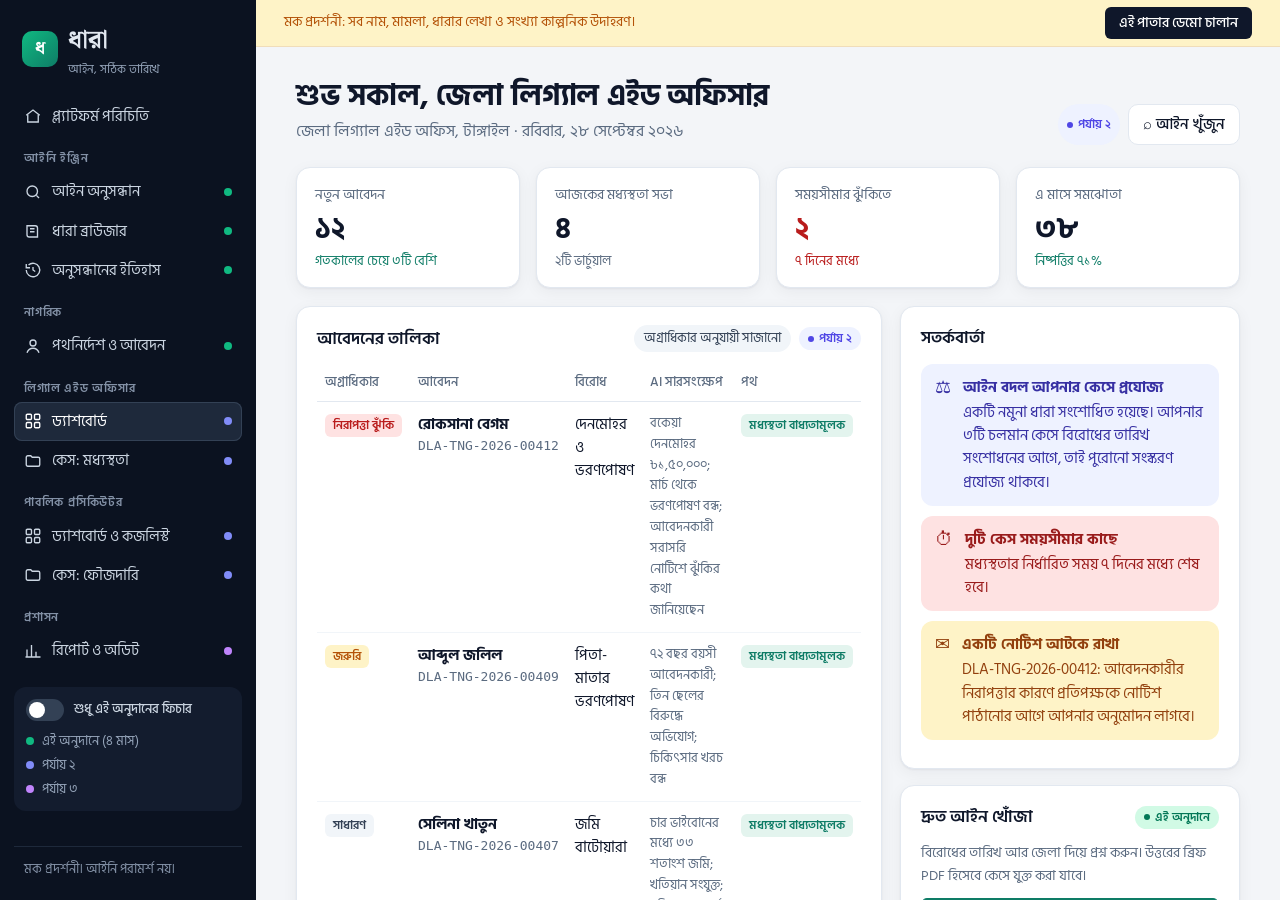
<file: lao.html>
<!DOCTYPE html>
<html lang="bn">
<head>
<meta charset="UTF-8">
<meta name="viewport" content="width=device-width, initial-scale=1">
<meta name="description" content="জেলা লিগ্যাল এইড অফিসারের ড্যাশবোর্ড: অগ্রাধিকার অনুযায়ী আবেদনের তালিকা, আজকের মধ্যস্থতা সভা, সময়সীমা ও সতর্কবার্তা (মক প্রদর্শনী)।">
<title>ধারা | লিগ্যাল এইড অফিসার</title>
<link rel="preconnect" href="https://fonts.googleapis.com">
<link rel="preconnect" href="https://fonts.gstatic.com" crossorigin>
<link href="https://fonts.googleapis.com/css2?family=Noto+Serif+Bengali:wght@400;600;700&family=Hind+Siliguri:wght@400;500;600;700&display=swap" rel="stylesheet">
<link rel="stylesheet" href="style.css">
</head>
<body>
<aside class="side"></aside>
<main class="main">
  <div class="mockbar">মক প্রদর্শনী: সব নাম, মামলা, ধারার লেখা ও সংখ্যা কাল্পনিক উদাহরণ।
    <button class="tourbtn" id="tourbtn" type="button">এই পাতার ডেমো চালান</button></div>
  <div class="app">
    <div class="pagehead">
      <div><h1>শুভ সকাল, জেলা লিগ্যাল এইড অফিসার</h1><p class="sub">জেলা লিগ্যাল এইড অফিস, টাঙ্গাইল · রবিবার, ২৮ সেপ্টেম্বর ২০২৬</p></div>
      <div class="acts"><span class="ph ph2">পর্যায় ২</span><a class="btn" href="search.html">⌕ আইন খুঁজুন</a></div>
    </div>

    <div class="grid g4" id="kpis" data-phase="2">
      <div class="kpi"><div class="l">নতুন আবেদন</div><div class="v">১২</div><div class="t up">গতকালের চেয়ে ৩টি বেশি</div></div>
      <div class="kpi"><div class="l">আজকের মধ্যস্থতা সভা</div><div class="v">৪</div><div class="t muted">২টি ভার্চুয়াল</div></div>
      <div class="kpi"><div class="l">সময়সীমার ঝুঁকিতে</div><div class="v" style="color:var(--red)">২</div><div class="t dn">৭ দিনের মধ্যে</div></div>
      <div class="kpi"><div class="l">এ মাসে সমঝোতা</div><div class="v">৩৮</div><div class="t up">নিষ্পত্তির ৭১%</div></div>
    </div>

    <div class="split" style="margin-top:18px">
      <div>
        <div class="panel" id="queue" data-phase="2">
          <div class="panel-h"><h2>আবেদনের তালিকা</h2><div class="r"><span class="chip">অগ্রাধিকার অনুযায়ী সাজানো</span><span class="ph ph2">পর্যায় ২</span></div></div>
          <div class="tblwrap"><table class="tbl">
            <thead><tr><th>অগ্রাধিকার</th><th>আবেদন</th><th>বিরোধ</th><th>AI সারসংক্ষেপ</th><th>পথ</th></tr></thead>
            <tbody>
              <tr class="click" onclick="location.href='lao-case.html'"><td><span class="pri hi">নিরাপত্তা ঝুঁকি</span></td><td><b>রোকসানা বেগম</b><div class="sm mono">DLA-TNG-2026-00412</div></td><td>দেনমোহর ও ভরণপোষণ</td><td class="sm">বকেয়া দেনমোহর ৳১,৫০,০০০; মার্চ থেকে ভরণপোষণ বন্ধ; আবেদনকারী সরাসরি নোটিশে ঝুঁকির কথা জানিয়েছেন</td><td><span class="pri ok">মধ্যস্থতা বাধ্যতামূলক</span></td></tr>
              <tr class="click"><td><span class="pri md">জরুরি</span></td><td><b>আব্দুল জলিল</b><div class="sm mono">DLA-TNG-2026-00409</div></td><td>পিতা-মাতার ভরণপোষণ</td><td class="sm">৭২ বছর বয়সী আবেদনকারী; তিন ছেলের বিরুদ্ধে অভিযোগ; চিকিৎসার খরচ বন্ধ</td><td><span class="pri ok">মধ্যস্থতা বাধ্যতামূলক</span></td></tr>
              <tr class="click"><td><span class="pri lo">সাধারণ</span></td><td><b>সেলিনা খাতুন</b><div class="sm mono">DLA-TNG-2026-00407</div></td><td>জমি বাটোয়ারা</td><td class="sm">চার ভাইবোনের মধ্যে ৩৩ শতাংশ জমি; খতিয়ান সংযুক্ত; দলিল অসম্পূর্ণ</td><td><span class="pri ok">মধ্যস্থতা বাধ্যতামূলক</span></td></tr>
              <tr class="click"><td><span class="pri lo">সাধারণ</span></td><td><b>মো. রাশেদ</b><div class="sm mono">DLA-TNG-2026-00405</div></td><td>চুরির মামলায় আসামি</td><td class="sm">কারাগার থেকে আবেদন; আইনজীবী নেই; পরের শুনানি ১৪ অক্টোবর</td><td><span class="pri bl">প্যানেল আইনজীবী</span></td></tr>
            </tbody></table></div>
        </div>

        <div class="panel" style="margin-top:16px" id="sessions" data-phase="2">
          <div class="panel-h"><h2>আজকের মধ্যস্থতা সভা</h2><div class="r"><span class="ph ph2">পর্যায় ২</span></div></div>
          <ul class="list">
            <li><div class="avatar">১১</div><div><b>সেলিনা খাতুন বনাম ভাইবোন</b><div class="muted sm">জমি বাটোয়ারা · দ্বিতীয় সভা · অফিসে</div></div><span class="r"><span class="pri ok">সবাই নিশ্চিত</span></span></li>
            <li><div class="avatar">১২</div><div><b>নাসরিন আক্তার বনাম মো. ফারুক</b><div class="muted sm">দেনমোহর · প্রথম সভা · ভার্চুয়াল</div></div><span class="r"><span class="pri md">প্রতিপক্ষ অনিশ্চিত</span></span></li>
            <li><div class="avatar">০২</div><div><b>বাড়িভাড়া: হাবিবুর রহমান বনাম ভাড়াটিয়া</b><div class="muted sm">বাড়িভাড়া · তৃতীয় সভা · অফিসে</div></div><span class="r"><span class="pri ok">চুক্তির খসড়া প্রস্তুত</span></span></li>
            <li><div class="avatar">০৩</div><div><b>চেক ডিসঅনার: ৳৪,৫০,০০০</b><div class="muted sm">চেক · প্রথম সভা · ভার্চুয়াল</div></div><span class="r"><span class="pri ok">সবাই নিশ্চিত</span></span></li>
          </ul>
        </div>
      </div>

      <div>
        <div class="panel" id="alerts">
          <div class="panel-h"><h2>সতর্কবার্তা</h2></div>
          <div class="alert i" data-phase="2"><span class="ico">⚖</span><div><b>আইন বদল আপনার কেসে প্রযোজ্য</b>একটি নমুনা ধারা সংশোধিত হয়েছে। আপনার ৩টি চলমান কেসে বিরোধের তারিখ সংশোধনের আগে, তাই পুরোনো সংস্করণ প্রযোজ্য থাকবে।</div></div>
          <div class="alert d" data-phase="2"><span class="ico">⏱</span><div><b>দুটি কেস সময়সীমার কাছে</b>মধ্যস্থতার নির্ধারিত সময় ৭ দিনের মধ্যে শেষ হবে।</div></div>
          <div class="alert w" data-phase="2"><span class="ico">✉</span><div><b>একটি নোটিশ আটকে রাখা</b>DLA-TNG-2026-00412: আবেদনকারীর নিরাপত্তার কারণে প্রতিপক্ষকে নোটিশ পাঠানোর আগে আপনার অনুমোদন লাগবে।</div></div>
        </div>
        <div class="panel" style="margin-top:16px" id="quick">
          <div class="panel-h"><h2>দ্রুত আইন খোঁজা</h2><div class="r"><span class="ph ph1">এই অনুদানে</span></div></div>
          <p class="muted" style="margin:0 0 10px;font-size:14px">বিরোধের তারিখ আর জেলা দিয়ে প্রশ্ন করুন। উত্তরের ব্রিফ PDF হিসেবে কেসে যুক্ত করা যাবে।</p>
          <a class="btn pri" href="search.html" style="width:100%;justify-content:center">আইনি ইঞ্জিন খুলুন</a>
        </div>
        <div class="panel" style="margin-top:16px" data-phase="3">
          <div class="panel-h"><h2>প্যানেল আইনজীবী</h2><div class="r"><span class="ph ph3">পর্যায় ৩</span></div></div>
          <div class="bars">
            <div class="bar"><span>অ্যাড. শাহানা পারভীন</span><div class="track2"><div class="fill" style="width:80%"></div></div><span>১২টি</span></div>
            <div class="bar"><span>অ্যাড. মো. ইকবাল</span><div class="track2"><div class="fill" style="width:55%"></div></div><span>৮টি</span></div>
            <div class="bar"><span>অ্যাড. তানিয়া রহমান</span><div class="track2"><div class="fill" style="width:35%"></div></div><span>৫টি</span></div>
          </div>
        </div>
      </div>
    </div>
  </div>
</main>
<script src="data.js"></script>
<script>
  sidebar('lao');
  demo([
    { t: 'অফিসারের দিনের শুরু', el: '#kpis',
      p: 'অফিসার এক নজরে দেখেন নতুন আবেদন, আজকের সভা আর কোন কেস সময়সীমার ঝুঁকিতে। এই ওয়ার্কস্পেস পর্যায় ২-এ, অধিদপ্তরের সাথে সমঝোতার পর।' },
    { t: 'অগ্রাধিকার অনুযায়ী আবেদন', el: '#queue',
      p: 'আবেদন আসার ক্রমে নয়, জরুরি অবস্থা অনুযায়ী সাজানো। নিরাপত্তা ঝুঁকির কেস সবার উপরে। প্রতিটি আবেদনের AI সারসংক্ষেপ আর কোন পথে যাবে তা আগে থেকেই দেখা যায়।' },
    { t: 'সতর্কবার্তা', el: '#alerts',
      p: 'আইন বদলালে যেসব চলমান কেসে প্রভাব পড়ে তা জানায়। সময়সীমার ঝুঁকি আর নিরাপত্তার কারণে আটকে রাখা নোটিশও এখানে।' },
    { t: 'এখনই যা পাওয়া যাবে', el: '#quick',
      p: 'পুরো ওয়ার্কস্পেস পরের পর্যায়ে হলেও, আইনি ইঞ্জিন দিয়ে তারিখ আর জেলাভিত্তিক গবেষণা ব্রিফ এই অনুদানেই অফিসাররা ব্যবহার করতে পারবেন।' },
    { t: 'রোকসানা বেগমের কেস খোলা', el: '#queue tbody tr',
      p: 'নাগরিক অংশে যে আবেদন জমা হয়েছিল, সেটাই এখন তালিকার প্রথমে। কেসটা খুলে দেখা যাক।' }
  ], 'lao-case.html', 'কেস খুলুন');
</script>
</body>
</html>
</file>
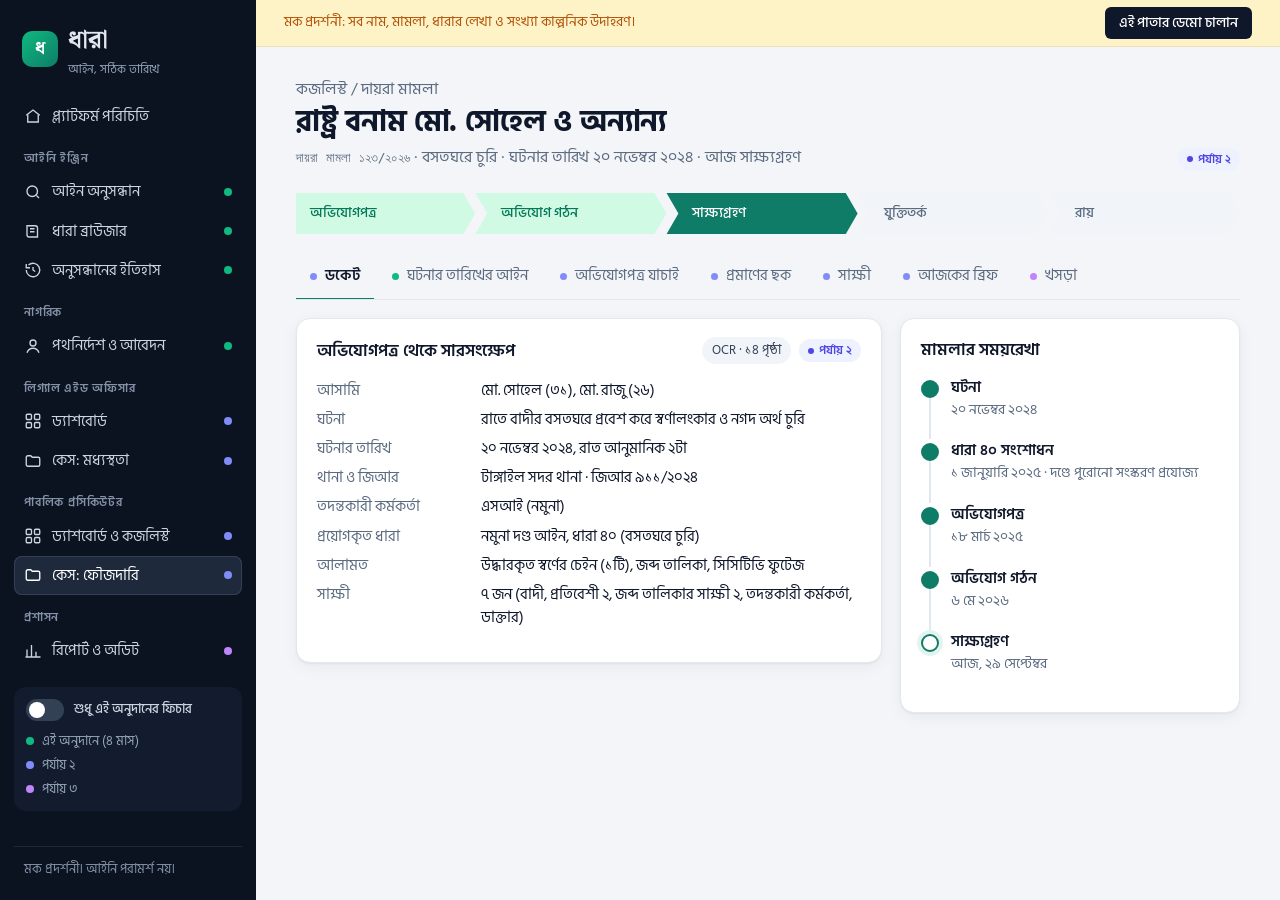
<file: pp-case.html>
<!DOCTYPE html>
<html lang="bn">
<head>
<meta charset="UTF-8">
<meta name="viewport" content="width=device-width, initial-scale=1">
<meta name="description" content="ফৌজদারি মামলা: অভিযোগপত্র যাচাই, ঘটনার তারিখের আইন, প্রমাণের ছক, সাক্ষী ব্যবস্থাপনা ও আজকের শুনানির ব্রিফ (মক প্রদর্শনী)।">
<title>ধারা | কেস: ফৌজদারি</title>
<link rel="preconnect" href="https://fonts.googleapis.com">
<link rel="preconnect" href="https://fonts.gstatic.com" crossorigin>
<link href="https://fonts.googleapis.com/css2?family=Noto+Serif+Bengali:wght@400;600;700&family=Hind+Siliguri:wght@400;500;600;700&display=swap" rel="stylesheet">
<link rel="stylesheet" href="style.css">
</head>
<body>
<aside class="side"></aside>
<main class="main">
  <div class="mockbar">মক প্রদর্শনী: সব নাম, মামলা, ধারার লেখা ও সংখ্যা কাল্পনিক উদাহরণ।
    <button class="tourbtn" id="tourbtn" type="button">এই পাতার ডেমো চালান</button></div>
  <div class="app">
    <div class="pagehead">
      <div><div class="muted sm"><a href="pp.html" style="text-decoration:none">কজলিস্ট</a> / দায়রা মামলা</div>
        <h1>রাষ্ট্র বনাম মো. সোহেল ও অন্যান্য</h1>
        <p class="sub"><span class="mono">দায়রা মামলা ১২৩/২০২৬</span> · বসতঘরে চুরি · ঘটনার তারিখ ২০ নভেম্বর ২০২৪ · আজ সাক্ষ্যগ্রহণ</p></div>
      <div class="acts"><span class="ph ph2">পর্যায় ২</span></div>
    </div>
    <div class="pipe" data-phase="2"><div class="done">অভিযোগপত্র</div><div class="done">অভিযোগ গঠন</div><div class="cur">সাক্ষ্যগ্রহণ</div><div>যুক্তিতর্ক</div><div>রায়</div></div>

    <div class="tabs">
      <button class="tab on" data-t="dk" type="button"><i class="pd pd2"></i>ডকেট</button>
      <button class="tab" data-t="law" type="button"><i class="pd pd1"></i>ঘটনার তারিখের আইন</button>
      <button class="tab" data-t="chk" type="button"><i class="pd pd2"></i>অভিযোগপত্র যাচাই</button>
      <button class="tab" data-t="mx" type="button"><i class="pd pd2"></i>প্রমাণের ছক</button>
      <button class="tab" data-t="wt" type="button"><i class="pd pd2"></i>সাক্ষী</button>
      <button class="tab" data-t="br" type="button"><i class="pd pd2"></i>আজকের ব্রিফ</button>
      <button class="tab" data-t="dr" type="button"><i class="pd pd3"></i>খসড়া</button>
    </div>

    <div class="split">
      <div>
        <section class="tabpanel on" id="tp-dk" data-phase="2">
          <div class="panel" id="dkp"><div class="panel-h"><h2>অভিযোগপত্র থেকে সারসংক্ষেপ</h2><div class="r"><span class="chip">OCR · ১৪ পৃষ্ঠা</span><span class="ph ph2">পর্যায় ২</span></div></div>
            <dl class="kv">
              <dt>আসামি</dt><dd>মো. সোহেল (৩১), মো. রাজু (২৬)</dd>
              <dt>ঘটনা</dt><dd>রাতে বাদীর বসতঘরে প্রবেশ করে স্বর্ণালংকার ও নগদ অর্থ চুরি</dd>
              <dt>ঘটনার তারিখ</dt><dd>২০ নভেম্বর ২০২৪, রাত আনুমানিক ২টা</dd>
              <dt>থানা ও জিআর</dt><dd>টাঙ্গাইল সদর থানা · জিআর ৯১১/২০২৪</dd>
              <dt>তদন্তকারী কর্মকর্তা</dt><dd>এসআই (নমুনা)</dd>
              <dt>প্রয়োগকৃত ধারা</dt><dd>নমুনা দণ্ড আইন, ধারা ৪০ (বসতঘরে চুরি)</dd>
              <dt>আলামত</dt><dd>উদ্ধারকৃত স্বর্ণের চেইন (১টি), জব্দ তালিকা, সিসিটিভি ফুটেজ</dd>
              <dt>সাক্ষী</dt><dd>৭ জন (বাদী, প্রতিবেশী ২, জব্দ তালিকার সাক্ষী ২, তদন্তকারী কর্মকর্তা, ডাক্তার)</dd>
            </dl>
          </div>
        </section>

        <section class="tabpanel" id="tp-law">
          <div class="panel" id="lawp"><div class="panel-h"><h2>ঘটনার তারিখে প্রযোজ্য আইন</h2><div class="r"><span class="ph ph1">এই অনুদানে</span></div></div>
            <div class="chips" style="margin-bottom:14px"><span class="chip">ঘটনার তারিখ: ২০ নভেম্বর ২০২৪</span><span class="chip">আজকের তারিখ: ২৯ সেপ্টেম্বর ২০২৬</span></div>
            <div class="alert w"><span class="ico">!</span><div><b>ঘটনার পর ধারাটি সংশোধিত হয়েছে</b>নমুনা দণ্ড আইনের ধারা ৪০ সংশোধিত হয় ১ জানুয়ারি ২০২৫-এ, সর্বোচ্চ দণ্ড বাড়ানো হয়। ঘটনা তার আগের, তাই দণ্ডের ক্ষেত্রে পুরোনো সংস্করণ প্রযোজ্য। সংবিধানের ৩৫(১) অনুচ্ছেদ অপরাধের সময় প্রচলিত দণ্ডের চেয়ে বেশি দণ্ড নিষেধ করে।</div></div>
            <div class="lawcard"><div class="h"><b>নমুনা দণ্ড আইন, ধারা ৪০ (ঘটনার দিনের সংস্করণ)</b><span class="b old">কার্যকর: ২০০৫ থেকে ৩১ ডিসেম্বর ২০২৪</span><span class="b hi">সংশোধন-ইতিহাস: উচ্চ</span></div>
              <p>যে কেহ মানুষের বসবাসের জন্য ব্যবহৃত ঘরে চুরি করিবে, সে <span class="qs on">সাত বৎসর পর্যন্ত কারাদণ্ডে</span> দণ্ডিত হইবে এবং অর্থদণ্ডেও দণ্ডনীয় হইবে।</p></div>
            <div class="lawcard"><div class="h"><b>নমুনা দণ্ড আইন, ধারা ৪০ (বর্তমান সংস্করণ)</b><span class="b valid">কার্যকর: ১ জানুয়ারি ২০২৫ থেকে</span><span class="chip">এই মামলায় দণ্ডের জন্য প্রযোজ্য নয়</span></div>
              <p>যে কেহ মানুষের বসবাসের জন্য ব্যবহৃত ঘরে চুরি করিবে, সে <del style="background:var(--red-soft);color:var(--red)">সাত</del> <ins style="background:var(--green-soft);color:var(--green);text-decoration:none">দশ</ins> বৎসর পর্যন্ত কারাদণ্ডে দণ্ডিত হইবে এবং অর্থদণ্ডেও দণ্ডনীয় হইবে।</p></div>
            <div class="lawcard"><div class="h"><b>ফৌজদারি কার্যবিধি (পদ্ধতিগত আইন)</b><span class="b valid">প্রকৃত আইন</span></div>
              <p>২০২৬ সনের ১১ নং আইনে সংশোধিত, সংশোধন কার্যকর ধরা হয়েছে ১০ আগস্ট ২০২৫ থেকে। পদ্ধতিগত বিধান মামলার বর্তমান ধাপ অনুযায়ী প্রযোজ্য, তাই এখানে ঘটনার তারিখ নয়, আজকের ধাপ দেখে সংস্করণ বাছাই হয়।</p></div>
            <button class="btn pri" type="button">ব্রিফ PDF হিসেবে নিন</button>
          </div>
        </section>

        <section class="tabpanel" id="tp-chk" data-phase="2">
          <div class="panel" id="chkp"><div class="panel-h"><h2>অভিযোগপত্র যাচাই</h2><div class="r"><span class="ph ph2">পর্যায় ২</span></div></div>
            <p class="muted" style="margin:0 0 12px;font-size:14px">অপরাধের প্রতিটি উপাদানের জন্য অভিযোগপত্রে প্রমাণ আছে কিনা। সিদ্ধান্ত প্রসিকিউটরের, এটা শুধু চেকলিস্ট।</p>
            <ul class="list">
              <li><span class="mk y">✓</span><div><b>ঘরটি বসবাসের জন্য ব্যবহৃত</b><div class="muted sm">বাদীর জবানবন্দি, প্রতিবেশীর বক্তব্য</div></div></li>
              <li><span class="mk y">✓</span><div><b>অসৎ উদ্দেশ্যে অস্থাবর সম্পত্তি সরানো</b><div class="muted sm">উদ্ধারকৃত চেইন, জব্দ তালিকা</div></div></li>
              <li><span class="mk p">?</span><div><b>সম্পত্তি বাদীর মালিকানাধীন</b><div class="muted sm">চেইনের মালিকানার প্রমাণ (রসিদ বা শনাক্তকরণ) অভিযোগপত্রে নেই</div></div><span class="r"><span class="pri md">দুর্বল</span></span></li>
              <li><span class="mk n">✕</span><div><b>আসামি ২-এর উপস্থিতি</b><div class="muted sm">সিসিটিভিতে শুধু আসামি ১ শনাক্ত; আসামি ২-এর বিরুদ্ধে সরাসরি প্রমাণ নেই</div></div><span class="r"><span class="pri hi">অনুপস্থিত</span></span></li>
            </ul>
          </div>
        </section>

        <section class="tabpanel" id="tp-mx" data-phase="2">
          <div class="panel" id="mxp"><div class="panel-h"><h2>প্রমাণের ছক</h2><div class="r"><span class="ph ph2">পর্যায় ২</span></div></div>
            <div class="tblwrap"><table class="tbl matrix">
              <thead><tr><th>উপাদান</th><th>বাদী</th><th>প্রতিবেশী ১</th><th>জব্দ সাক্ষী</th><th>সিসিটিভি</th><th>তদন্ত কর্মকর্তা</th></tr></thead>
              <tbody>
                <tr><td>বসবাসের ঘর</td><td><span class="mk y">✓</span></td><td><span class="mk y">✓</span></td><td></td><td></td><td><span class="mk y">✓</span></td></tr>
                <tr><td>সম্পত্তি সরানো</td><td><span class="mk y">✓</span></td><td></td><td><span class="mk y">✓</span></td><td><span class="mk y">✓</span></td><td><span class="mk y">✓</span></td></tr>
                <tr><td>মালিকানা</td><td><span class="mk p">?</span></td><td></td><td></td><td></td><td></td></tr>
                <tr><td>আসামি ১ শনাক্ত</td><td></td><td><span class="mk y">✓</span></td><td></td><td><span class="mk y">✓</span></td><td><span class="mk y">✓</span></td></tr>
                <tr><td>আসামি ২ শনাক্ত</td><td></td><td><span class="mk p">?</span></td><td></td><td><span class="mk n">✕</span></td><td></td></tr>
              </tbody></table></div>
          </div>
        </section>

        <section class="tabpanel" id="tp-wt" data-phase="2">
          <div class="panel" id="wtp"><div class="panel-h"><h2>সাক্ষী</h2><div class="r"><span class="ph ph2">পর্যায় ২</span></div></div>
            <div class="tblwrap"><table class="tbl"><thead><tr><th>সাক্ষী</th><th>সমন</th><th>আজ</th><th></th></tr></thead><tbody>
              <tr><td><b>পিডব্লিউ-১ বাদী</b></td><td><span class="pri ok">জারি হয়েছে</span></td><td><span class="pri ok">নিশ্চিত</span></td><td class="sm">সাক্ষ্য সম্পন্ন (আগের তারিখে)</td></tr>
              <tr><td><b>পিডব্লিউ-২ প্রতিবেশী</b></td><td><span class="pri ok">জারি হয়েছে</span></td><td><span class="pri ok">নিশ্চিত</span></td><td class="sm">আজ সাক্ষ্য</td></tr>
              <tr><td><b>পিডব্লিউ-৩ জব্দ তালিকার সাক্ষী</b></td><td><span class="pri md">ফেরত আসেনি</span></td><td><span class="pri hi">অনিশ্চিত</span></td><td><button class="btn" type="button">থানাকে রিমাইন্ডার</button></td></tr>
              <tr><td><b>পিডব্লিউ-৪ তদন্তকারী কর্মকর্তা</b></td><td><span class="pri ok">জারি হয়েছে</span></td><td><span class="pri ok">নিশ্চিত</span></td><td class="sm">আজ সাক্ষ্য</td></tr>
            </tbody></table></div>
          </div>
        </section>

        <section class="tabpanel" id="tp-br" data-phase="2">
          <div class="panel" id="brp"><div class="panel-h"><h2>আজকের শুনানির ব্রিফ</h2><div class="r"><span class="ph ph2">পর্যায় ২</span></div></div>
            <div class="draft" style="font-size:15.5px">
              <h3>দায়রা মামলা ১২৩/২০২৬ · ২৯ সেপ্টেম্বর ২০২৬ · সাক্ষ্যগ্রহণ</h3>
              <p style="margin:0 0 8px"><b>আজ:</b> পিডব্লিউ-২ (প্রতিবেশী) ও পিডব্লিউ-৪ (তদন্তকারী কর্মকর্তা)। পিডব্লিউ-৩ অনিশ্চিত, অনুপস্থিত থাকলে আদালতকে জানাতে হবে।</p>
              <p style="margin:0 0 8px"><b>পিডব্লিউ-২ থেকে যা প্রতিষ্ঠা করতে হবে:</b> ঘরটি বসবাসের জন্য ব্যবহৃত; ঘটনার রাতে আসামি ১-কে দেখা।</p>
              <p style="margin:0 0 8px"><b>পিডব্লিউ-৪ থেকে:</b> জব্দ প্রক্রিয়া, সিসিটিভি ফুটেজ সংগ্রহের পদ্ধতি।</p>
              <p style="margin:0"><b>দুর্বল জায়গা:</b> চেইনের মালিকানা; আসামি ২-এর শনাক্তকরণ। আসামিপক্ষের জেরা এই দুই জায়গায় আসতে পারে।</p>
            </div>
          </div>
        </section>

        <section class="tabpanel" id="tp-dr" data-phase="3">
          <div class="panel"><div class="panel-h"><h2>খসড়ার টেমপ্লেট</h2><div class="r"><span class="ph ph3">পর্যায় ৩</span></div></div>
            <ul class="list">
              <li>📄<div><b>আপিল বা রিভিশনের খসড়া</b><div class="muted sm">রায়ের কপি থেকে যুক্তি সাজানো</div></div></li>
              <li>📄<div><b>মামলা প্রত্যাহারের আবেদন</b><div class="muted sm">আদালতের অনুমতি সাপেক্ষে</div></div></li>
              <li>📄<div><b>সাক্ষী হাজিরের জন্য আবেদন</b><div class="muted sm">ফেরত আসা সমনের পর</div></div></li>
            </ul>
          </div>
        </section>
      </div>

      <div>
        <div class="panel" id="ppside">
          <div class="panel-h"><h2>মামলার সময়রেখা</h2></div>
          <ul class="vtl">
            <li class="done"><span class="dot"></span><div class="t">ঘটনা</div><div class="d">২০ নভেম্বর ২০২৪</div></li>
            <li class="done"><span class="dot"></span><div class="t">ধারা ৪০ সংশোধন</div><div class="d">১ জানুয়ারি ২০২৫ · দণ্ডে পুরোনো সংস্করণ প্রযোজ্য</div></li>
            <li class="done"><span class="dot"></span><div class="t">অভিযোগপত্র</div><div class="d">১৮ মার্চ ২০২৫</div></li>
            <li class="done"><span class="dot"></span><div class="t">অভিযোগ গঠন</div><div class="d">৬ মে ২০২৬</div></li>
            <li class="cur"><span class="dot"></span><div class="t">সাক্ষ্যগ্রহণ</div><div class="d">আজ, ২৯ সেপ্টেম্বর</div></li>
          </ul>
        </div>
      </div>
    </div>
  </div>
</main>
<script src="data.js"></script>
<script>
  sidebar('ppcase'); tabs();
  demo([
    { t: 'অভিযোগপত্র থেকে ডকেট', el: '#dkp', do: async () => showTab('dk'),
      p: '১৪ পৃষ্ঠার স্ক্যান করা অভিযোগপত্র পড়ে আসামি, ঘটনার তারিখ, ধারা, আলামত আর সাক্ষীর তালিকা আলাদা করা হয়েছে।' },
    { t: 'ঘটনার তারিখের আইন: এই অনুদানের অংশ', el: '#lawp', do: async () => showTab('law'),
      p: 'ঘটনার পর ধারাটি সংশোধিত হয়ে দণ্ড বেড়েছে। ধারা দেখায় কোন সংস্করণ প্রযোজ্য আর কেন। ধারার লেখা কাল্পনিক, তবে সংবিধানের নীতি আর কার্যবিধির সংশোধন প্রকৃত। এটা আইনি ইঞ্জিনের মূল কাজ।' },
    { t: 'অভিযোগপত্রের দুর্বল জায়গা', el: '#chkp', do: async () => showTab('chk'),
      p: 'অপরাধের প্রতিটি উপাদানের প্রমাণ মিলিয়ে দেখা হয়েছে। মালিকানার প্রমাণ দুর্বল, আর আসামি ২-এর বিরুদ্ধে সরাসরি প্রমাণ নেই। শুনানির আগেই প্রসিকিউটর জানতে পারছেন।' },
    { t: 'প্রমাণের ছক', el: '#mxp', do: async () => showTab('mx'),
      p: 'কোন সাক্ষী বা আলামত কোন উপাদান প্রমাণ করবে, এক টেবিলে। ফাঁকা ঘরগুলোই ঝুঁকি।' },
    { t: 'সাক্ষী ব্যবস্থাপনা', el: '#wtp', do: async () => showTab('wt'),
      p: 'কার সমন জারি হয়েছে, কে আজ আসছেন, আর কার জন্য থানাকে রিমাইন্ডার পাঠাতে হবে।' },
    { t: 'আজকের ব্রিফ', el: '#brp', do: async () => showTab('br'),
      p: 'সব মিলিয়ে এক পাতার ব্রিফ: আজ কোন সাক্ষী, কী প্রতিষ্ঠা করতে হবে, আর কোথায় জেরা আসতে পারে।' },
    { t: 'শেষ অংশ: প্রশাসন', el: '.nav a[href="admin.html"]', do: async () => showTab('dk'),
      p: 'সবশেষে দেখব অধিদপ্তর বা প্রশাসন কীভাবে রিপোর্ট, অনুমতি আর অডিট দেখে।' }
  ], 'admin.html', 'প্রশাসন অংশে যান');
</script>
</body>
</html>
</file>
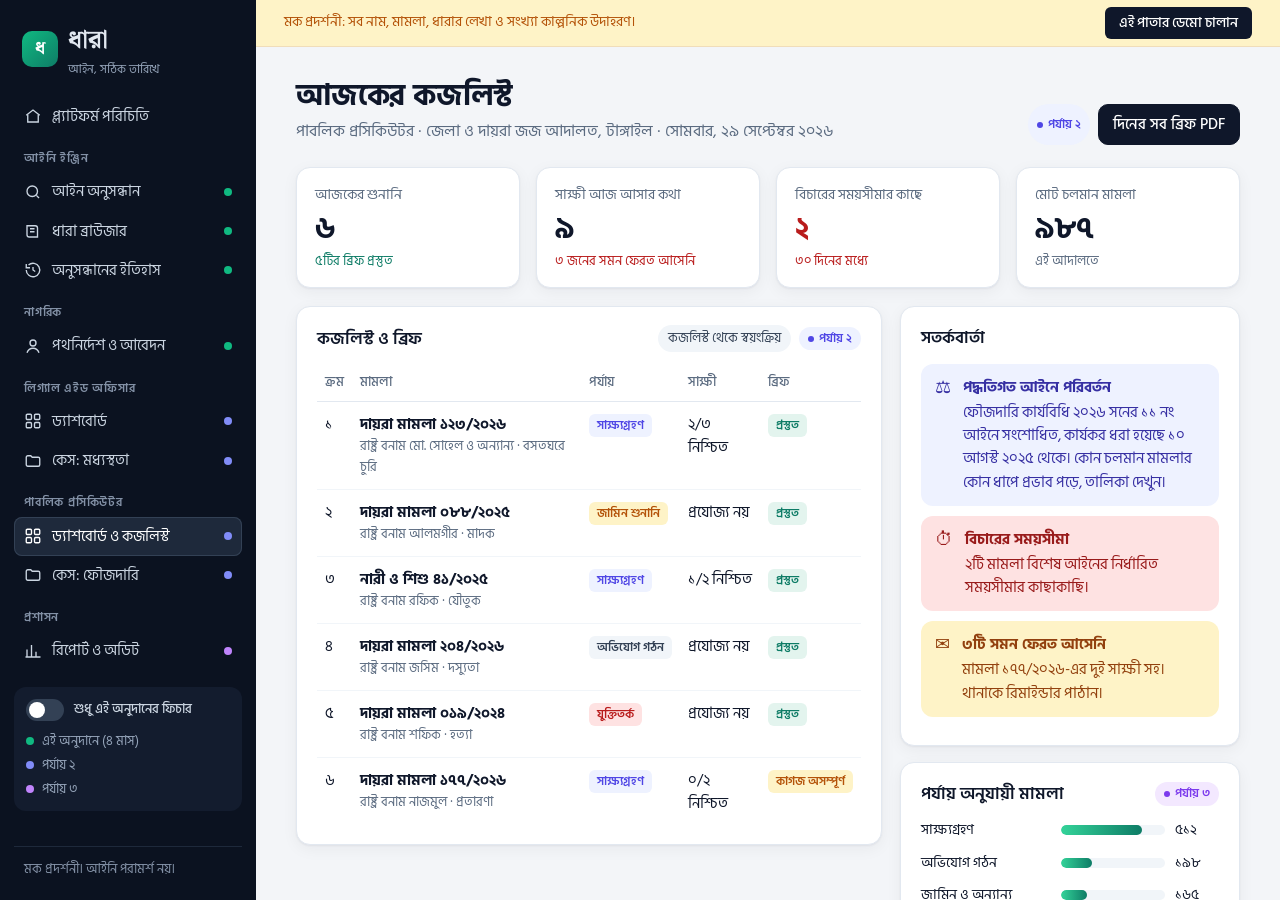
<file: pp.html>
<!DOCTYPE html>
<html lang="bn">
<head>
<meta charset="UTF-8">
<meta name="viewport" content="width=device-width, initial-scale=1">
<meta name="description" content="পাবলিক প্রসিকিউটরের ড্যাশবোর্ড: আজকের কজলিস্ট, শুনানির ব্রিফ, সাক্ষীর অবস্থা ও বিচারের সময়সীমা (মক প্রদর্শনী)।">
<title>ধারা | পাবলিক প্রসিকিউটর</title>
<link rel="preconnect" href="https://fonts.googleapis.com">
<link rel="preconnect" href="https://fonts.gstatic.com" crossorigin>
<link href="https://fonts.googleapis.com/css2?family=Noto+Serif+Bengali:wght@400;600;700&family=Hind+Siliguri:wght@400;500;600;700&display=swap" rel="stylesheet">
<link rel="stylesheet" href="style.css">
</head>
<body>
<aside class="side"></aside>
<main class="main">
  <div class="mockbar">মক প্রদর্শনী: সব নাম, মামলা, ধারার লেখা ও সংখ্যা কাল্পনিক উদাহরণ।
    <button class="tourbtn" id="tourbtn" type="button">এই পাতার ডেমো চালান</button></div>
  <div class="app">
    <div class="pagehead">
      <div><h1>আজকের কজলিস্ট</h1><p class="sub">পাবলিক প্রসিকিউটর · জেলা ও দায়রা জজ আদালত, টাঙ্গাইল · সোমবার, ২৯ সেপ্টেম্বর ২০২৬</p></div>
      <div class="acts"><span class="ph ph2">পর্যায় ২</span><button class="btn dark" type="button">দিনের সব ব্রিফ PDF</button></div>
    </div>

    <div class="grid g4" id="ppk" data-phase="2">
      <div class="kpi"><div class="l">আজকের শুনানি</div><div class="v">৬</div><div class="t up">৫টির ব্রিফ প্রস্তুত</div></div>
      <div class="kpi"><div class="l">সাক্ষী আজ আসার কথা</div><div class="v">৯</div><div class="t dn">৩ জনের সমন ফেরত আসেনি</div></div>
      <div class="kpi"><div class="l">বিচারের সময়সীমার কাছে</div><div class="v" style="color:var(--red)">২</div><div class="t dn">৩০ দিনের মধ্যে</div></div>
      <div class="kpi"><div class="l">মোট চলমান মামলা</div><div class="v">৯৮৭</div><div class="t muted">এই আদালতে</div></div>
    </div>

    <div class="split" style="margin-top:18px">
      <div class="panel" id="cause" data-phase="2">
        <div class="panel-h"><h2>কজলিস্ট ও ব্রিফ</h2><div class="r"><span class="chip">কজলিস্ট থেকে স্বয়ংক্রিয়</span><span class="ph ph2">পর্যায় ২</span></div></div>
        <div class="tblwrap"><table class="tbl">
          <thead><tr><th>ক্রম</th><th>মামলা</th><th>পর্যায়</th><th>সাক্ষী</th><th>ব্রিফ</th></tr></thead>
          <tbody>
            <tr class="click" onclick="location.href='pp-case.html'"><td>১</td><td><b>দায়রা মামলা ১২৩/২০২৬</b><div class="sm">রাষ্ট্র বনাম মো. সোহেল ও অন্যান্য · বসতঘরে চুরি</div></td><td><span class="pri bl">সাক্ষ্যগ্রহণ</span></td><td>২/৩ নিশ্চিত</td><td><span class="pri ok">প্রস্তুত</span></td></tr>
            <tr class="click"><td>২</td><td><b>দায়রা মামলা ০৮৮/২০২৫</b><div class="sm">রাষ্ট্র বনাম আলমগীর · মাদক</div></td><td><span class="pri md">জামিন শুনানি</span></td><td>প্রযোজ্য নয়</td><td><span class="pri ok">প্রস্তুত</span></td></tr>
            <tr class="click"><td>৩</td><td><b>নারী ও শিশু ৪১/২০২৫</b><div class="sm">রাষ্ট্র বনাম রফিক · যৌতুক</div></td><td><span class="pri bl">সাক্ষ্যগ্রহণ</span></td><td>১/২ নিশ্চিত</td><td><span class="pri ok">প্রস্তুত</span></td></tr>
            <tr class="click"><td>৪</td><td><b>দায়রা মামলা ২০৪/২০২৬</b><div class="sm">রাষ্ট্র বনাম জসিম · দস্যুতা</div></td><td><span class="pri lo">অভিযোগ গঠন</span></td><td>প্রযোজ্য নয়</td><td><span class="pri ok">প্রস্তুত</span></td></tr>
            <tr class="click"><td>৫</td><td><b>দায়রা মামলা ০১৯/২০২৪</b><div class="sm">রাষ্ট্র বনাম শফিক · হত্যা</div></td><td><span class="pri hi">যুক্তিতর্ক</span></td><td>প্রযোজ্য নয়</td><td><span class="pri ok">প্রস্তুত</span></td></tr>
            <tr class="click"><td>৬</td><td><b>দায়রা মামলা ১৭৭/২০২৬</b><div class="sm">রাষ্ট্র বনাম নাজমুল · প্রতারণা</div></td><td><span class="pri bl">সাক্ষ্যগ্রহণ</span></td><td>০/২ নিশ্চিত</td><td><span class="pri md">কাগজ অসম্পূর্ণ</span></td></tr>
          </tbody></table></div>
      </div>
      <div>
        <div class="panel" id="ppal">
          <div class="panel-h"><h2>সতর্কবার্তা</h2></div>
          <div class="alert i" data-phase="2"><span class="ico">⚖</span><div><b>পদ্ধতিগত আইনে পরিবর্তন</b>ফৌজদারি কার্যবিধি ২০২৬ সনের ১১ নং আইনে সংশোধিত, কার্যকর ধরা হয়েছে ১০ আগস্ট ২০২৫ থেকে। কোন চলমান মামলার কোন ধাপে প্রভাব পড়ে, তালিকা দেখুন।</div></div>
          <div class="alert d" data-phase="3"><span class="ico">⏱</span><div><b>বিচারের সময়সীমা</b>২টি মামলা বিশেষ আইনের নির্ধারিত সময়সীমার কাছাকাছি।</div></div>
          <div class="alert w" data-phase="2"><span class="ico">✉</span><div><b>৩টি সমন ফেরত আসেনি</b>মামলা ১৭৭/২০২৬-এর দুই সাক্ষী সহ। থানাকে রিমাইন্ডার পাঠান।</div></div>
        </div>
        <div class="panel" style="margin-top:16px" data-phase="3">
          <div class="panel-h"><h2>পর্যায় অনুযায়ী মামলা</h2><div class="r"><span class="ph ph3">পর্যায় ৩</span></div></div>
          <div class="bars">
            <div class="bar"><span>সাক্ষ্যগ্রহণ</span><div class="track2"><div class="fill" style="width:78%"></div></div><span>৫১২</span></div>
            <div class="bar"><span>অভিযোগ গঠন</span><div class="track2"><div class="fill" style="width:30%"></div></div><span>১৯৮</span></div>
            <div class="bar"><span>জামিন ও অন্যান্য</span><div class="track2"><div class="fill" style="width:25%"></div></div><span>১৬৫</span></div>
            <div class="bar"><span>যুক্তিতর্ক ও রায়</span><div class="track2"><div class="fill" style="width:17%"></div></div><span>১১২</span></div>
          </div>
        </div>
        <div class="panel" style="margin-top:16px">
          <div class="panel-h"><h2>ঘটনার তারিখের আইন</h2><div class="r"><span class="ph ph1">এই অনুদানে</span></div></div>
          <p class="muted" style="margin:0 0 10px;font-size:14px">যেকোনো মামলায় ঘটনার তারিখ দিয়ে তখনকার আইন খুঁজুন, উৎস সহ।</p>
          <a class="btn pri" href="search.html" style="width:100%;justify-content:center">আইনি ইঞ্জিন খুলুন</a>
        </div>
      </div>
    </div>
  </div>
</main>
<script src="data.js"></script>
<script>
  sidebar('pp');
  demo([
    { t: 'প্রসিকিউটরের সকাল', el: '#ppk',
      p: 'একজন প্রসিকিউটরের হাতে শত শত মামলা। দিনের শুরুতে দেখা যায় আজ কয়টা শুনানি, কয়জন সাক্ষী আসবেন, আর কোন মামলা সময়সীমার কাছে।' },
    { t: 'কজলিস্ট থেকে ব্রিফ', el: '#cause',
      p: 'আদালতের কজলিস্ট থেকে সেদিনের মামলাগুলো আসে, আর প্রতিটির জন্য এক পাতার ব্রিফ আগে থেকেই তৈরি থাকে। কোন মামলার কাগজ অসম্পূর্ণ, তাও চিহ্নিত।' },
    { t: 'আইন বদলের সতর্কবার্তা', el: '#ppal',
      p: 'এখানে একটা প্রকৃত উদাহরণ: ফৌজদারি কার্যবিধির ২০২৬ সালের সংশোধন কার্যকর ধরা হয়েছে আইন পাসের আগের তারিখ থেকে। কোন চলমান মামলায় প্রভাব পড়ে, ধারা সেটা খুঁজে দেয়।' },
    { t: 'প্রথম মামলাটা খোলা', el: '#cause tbody tr',
      p: 'দায়রা মামলা ১২৩/২০২৬, আজ সাক্ষ্যগ্রহণ। কেসটা খুলে দেখা যাক প্রস্তুতি কীভাবে হয়।' }
  ], 'pp-case.html', 'মামলা খুলুন');
</script>
</body>
</html>
</file>
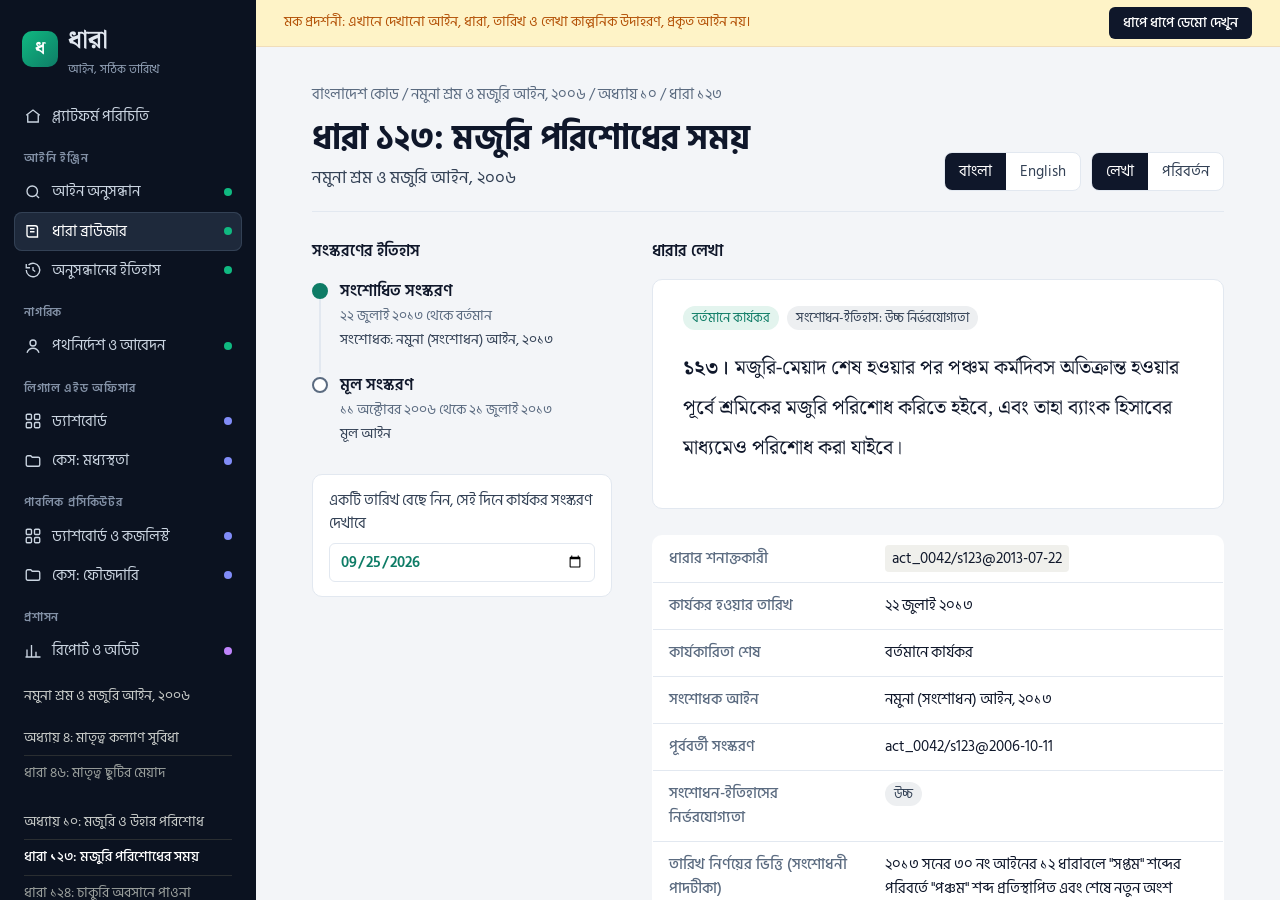
<file: provision.html>
<!DOCTYPE html>
<html lang="bn">
<head>
<meta charset="UTF-8">
<meta name="viewport" content="width=device-width, initial-scale=1">
<meta name="description" content="ধারা ব্রাউজার: যেকোনো ধারার সংস্করণের ইতিহাস, সংশোধনী, আর নির্দিষ্ট তারিখে কার্যকর লেখা দেখুন (মক প্রদর্শনী)।">
<title>ধারা | ধারা ব্রাউজার</title>
<link rel="preconnect" href="https://fonts.googleapis.com">
<link rel="preconnect" href="https://fonts.gstatic.com" crossorigin>
<link href="https://fonts.googleapis.com/css2?family=Noto+Serif+Bengali:wght@400;600;700&family=Hind+Siliguri:wght@400;500;600&display=swap" rel="stylesheet">
<link rel="stylesheet" href="style.css">
</head>
<body>
<aside class="side"></aside>

<main class="main">
  <div class="mockbar">মক প্রদর্শনী: এখানে দেখানো আইন, ধারা, তারিখ ও লেখা কাল্পনিক উদাহরণ, প্রকৃত আইন নয়।
    <button class="tourbtn" id="tourbtn" type="button">ধাপে ধাপে ডেমো দেখুন</button></div>
  <div class="page">
    <div class="crumb" id="crumb"></div>
    <div class="head" id="head">
      <div>
        <h1 id="title"></h1>
        <p class="act" id="act"></p>
      </div>
      <div class="tools">
        <div class="seg" role="group" aria-label="ভাষা">
          <button class="on" data-lang="bn" type="button">বাংলা</button><button data-lang="en" type="button">English</button>
        </div>
        <div class="seg" role="group" aria-label="দেখার ধরন">
          <button class="on" data-mode="text" type="button">লেখা</button><button data-mode="diff" type="button">পরিবর্তন</button>
        </div>
      </div>
    </div>

    <div class="pgrid">
      <div>
        <div id="vers"><h2>সংস্করণের ইতিহাস</h2><div id="verlist"></div></div>
        <div class="pasof" id="pasof">
          একটি তারিখ বেছে নিন, সেই দিনে কার্যকর সংস্করণ দেখাবে
          <input type="date" id="asof" min="2006-10-11" max="2026-12-31" aria-label="যে তারিখের সংস্করণ">
        </div>
      </div>

      <div>
        <h2 id="ctitle">ধারার লেখা</h2>
        <div class="card" id="card">
          <div id="warn"></div>
          <div class="status" id="status"></div>
          <p class="law" id="law"></p>
          <div class="legend" id="legend" hidden><span class="d">বাদ দেওয়া হয়েছে</span><span class="i">যোগ করা হয়েছে</span></div>
          <p class="fnote" id="fn"></p>
        </div>
        <table class="meta" id="meta">
          <tr><th>ধারার শনাক্তকারী</th><td><code id="pid"></code></td></tr>
          <tr><th>কার্যকর হওয়ার তারিখ</th><td id="from"></td></tr>
          <tr><th>কার্যকারিতা শেষ</th><td id="to"></td></tr>
          <tr><th>সংশোধক আইন</th><td id="by"></td></tr>
          <tr><th>পূর্ববর্তী সংস্করণ</th><td id="prev"></td></tr>
          <tr><th>সংশোধন-ইতিহাসের নির্ভরযোগ্যতা</th><td id="lin"></td></tr>
          <tr><th>তারিখ নির্ণয়ের ভিত্তি (সংশোধনী পাদটীকা)</th><td id="foot"></td></tr>
          <tr><th>মূল উৎস</th><td>বাংলাদেশ কোড পোর্টাল<br><span id="url" style="color:var(--green);word-break:break-all"></span></td></tr>
        </table>
      </div>
    </div>
  </div>
</main>

<script src="data.js"></script>
<script>
  const $ = id => document.getElementById(id);
  const P = new URLSearchParams(location.search);
  const state = { s: SECTIONS[P.get('s')] ? P.get('s') : '123', date: P.get('d') || TODAY, lang: 'bn', mode: 'text' };

  function toc() {
    const groups = {};
    Object.entries(SECTIONS).forEach(([id, s]) => (groups[s.chapter] = groups[s.chapter] || []).push([id, s]));
    sidebar('prov', `<div class="sidelist"><p>${ACT.bn}</p>${Object.entries(groups).map(([ch, list]) =>
      `<div class="ch">${ch}</div>${list.map(([id, s]) => `<a href="#" data-sec="${id}" class="${id === state.s ? 'on' : ''}">ধারা ${s.num}: ${s.title.bn}</a>`).join('')}`).join('')}</div>`);
    document.querySelectorAll('[data-sec]').forEach(a => a.addEventListener('click', e => { e.preventDefault(); openSec(a.dataset.sec); }));
  }
  function openSec(id) { state.s = id; state.mode = 'text'; state.date = TODAY; toc(); draw(); }

  function draw() {
    const s = SECTIONS[state.s], v = versionAt(state.s, state.date), en = state.lang === 'en';
    const canDiff = !!s.diff, diff = canDiff && state.mode === 'diff';
    $('asof').value = state.date;
    $('crumb').textContent = `বাংলাদেশ কোড / ${ACT.bn} / ${s.chapter.split(':')[0]} / ধারা ${s.num}`;
    $('title').textContent = en ? `Section ${state.s}: ${s.title.en}` : `ধারা ${s.num}: ${s.title.bn}`;
    $('act').textContent = en ? ACT.en : ACT.bn;

    $('verlist').innerHTML = [...s.versions].reverse().map(x => `
      <div class="ver ${x.to ? '' : 'cur'} ${x === v ? 'on' : ''}" data-v="${x.from}">
        <span class="mark"></span>
        <div class="t">${x.key === 'old' ? 'মূল সংস্করণ' : (s.versions.length > 1 ? 'সংশোধিত সংস্করণ' : 'বর্তমান সংস্করণ')}</div>
        <div class="r">${fmt(x.from)} থেকে ${x.to ? fmt(x.to) : 'বর্তমান'}</div>
        <div class="by">${x.key === 'old' ? 'মূল আইন' : (s.lineage === 'none' ? 'পূর্ববর্তী সংস্করণ অজানা' : 'সংশোধক: ' + x.by.bn)}</div>
      </div>`).join('');
    document.querySelectorAll('.ver').forEach(el => el.addEventListener('click', () => { state.date = el.dataset.v; state.mode = 'text'; draw(); }));

    document.querySelector('[data-mode="diff"]').disabled = !canDiff;
    document.querySelector('[data-mode="diff"]').style.opacity = canDiff ? 1 : .4;
    document.querySelectorAll('[data-mode]').forEach(b => b.classList.toggle('on', b.dataset.mode === (diff ? 'diff' : 'text')));
    document.querySelectorAll('[data-lang]').forEach(b => b.classList.toggle('on', b.dataset.lang === state.lang));

    $('ctitle').textContent = diff ? 'মূল সংস্করণ থেকে সংশোধিত সংস্করণে পরিবর্তন' : (en ? 'Text of the provision' : 'ধারার লেখা');
    $('law').className = 'law' + (en ? ' en' : '');
    $('law').innerHTML = `<span class="num">${en ? state.s + '.' : s.num + '।'}</span>` + (diff ? s.diff[state.lang] : mk(v[state.lang]));
    $('legend').hidden = !diff;
    $('warn').innerHTML = s.lineage === 'none'
      ? '<div class="warnbox">এই ধারার সংশোধন-ইতিহাস স্বয়ংক্রিয়ভাবে নির্ণয় করা যায়নি। পূর্ববর্তী কোনো তারিখের লেখা নিশ্চিত নয়, তাই শুধু বর্তমান লেখা দেখানো হচ্ছে।</div>' : '';
    const L = LINEAGE[s.lineage];
    $('status').innerHTML = diff
      ? `<span class="b old">মূল: ${fmt(s.versions[0].from)}</span><span class="b valid">সংশোধিত: ${fmt(s.versions[1].from)}</span>`
      : (v.to ? `<span class="b old">রহিত সংস্করণ: ${fmt(v.to)} পর্যন্ত কার্যকর ছিল</span>` : '<span class="b valid">বর্তমানে কার্যকর</span>') + `<span class="b ${L.cls}">${L.bn}</span>`;
    $('fn').textContent = diff ? 'সংশোধনী পাদটীকা থেকে প্রতিস্থাপন ও সংযোজন স্বয়ংক্রিয়ভাবে শনাক্ত করা হয়েছে।' : '';

    const idx = s.versions.indexOf(v);
    $('pid').textContent = `${ACT.id}/s${state.s}@${v.from}`;
    $('from').textContent = fmt(v.from);
    $('to').textContent = v.to ? fmt(v.to) : 'বর্তমানে কার্যকর';
    $('by').textContent = v.by.bn;
    $('prev').textContent = idx > 0 ? `${ACT.id}/s${state.s}@${s.versions[idx - 1].from}` : (s.lineage === 'none' ? 'অজানা' : 'নেই');
    $('foot').textContent = v.foot; $('url').textContent = srcUrl(state.s);
    $('lin').innerHTML = `<span class="b ${L.cls}">${{ high: 'উচ্চ', medium: 'মাঝারি', none: 'নেই' }[s.lineage]}</span>`;
  }

  $('asof').addEventListener('change', e => { state.date = e.target.value; state.mode = 'text'; draw(); });
  document.querySelectorAll('[data-lang]').forEach(b => b.addEventListener('click', () => { state.lang = b.dataset.lang; draw(); }));
  document.querySelectorAll('[data-mode]').forEach(b => b.addEventListener('click', () => { if (!b.disabled) { state.mode = b.dataset.mode; draw(); } }));

  toc(); draw();

  const tour = Tour([
    { t: 'একটি ধারার পূর্ণ চিত্র', el: '#head', do: async () => { state.s = '123'; state.date = TODAY; state.lang = 'bn'; state.mode = 'text'; toc(); draw(); },
      p: 'উত্তরের উৎসে চাপ দিলে এই পাতা খোলে। বাংলাদেশ কোডের প্রতিটি ধারা আলাদা রেকর্ড হিসেবে রাখা, আইন থেকে অধ্যায় থেকে ধারা পর্যন্ত কাঠামো সহ।' },
    { t: 'সংস্করণের ইতিহাস', el: '#vers',
      p: 'প্রতিটি সংস্করণ কবে থেকে কবে পর্যন্ত কার্যকর ছিল এবং কোন আইন দিয়ে সংশোধিত হয়েছে, সব এক জায়গায়। যেকোনো সংস্করণে চাপ দিলে তার লেখা দেখা যায়।' },
    { t: 'তারিখ দিয়ে সংস্করণ খোঁজা', el: '#pasof', do: async () => { state.date = '2010-03-15'; state.mode = 'text'; draw(); },
      p: '১৫ মার্চ ২০১০ তারিখ বেছে নেওয়ায় তখনকার মূল সংস্করণ দেখাচ্ছে, সাথে "রহিত সংস্করণ" চিহ্ন। বিরোধের তারিখের আইন সরাসরি পাওয়া যায়।' },
    { t: 'ঠিক কী বদলেছে', el: '#card', do: async () => { state.mode = 'diff'; draw(); },
      p: '"পরিবর্তন" দেখায় মূল থেকে সংশোধিত সংস্করণে কোন শব্দ বাদ গেছে (লাল) আর কী যোগ হয়েছে (সবুজ)। এগুলো পোর্টালের সংশোধনী পাদটীকা থেকে স্বয়ংক্রিয়ভাবে নির্ণীত।' },
    { t: 'বাংলা ও ইংরেজি পাশাপাশি', el: '#card', do: async () => { state.lang = 'en'; draw(); },
      p: 'প্রতিটি ধারার বাংলা ও ইংরেজি লেখা জোড়া হিসেবে রাখা। এক বাটনে ভাষা বদলানো যায়, পরিবর্তনের চিহ্নও বজায় থাকে।' },
    { t: 'প্রতিটি ধারার মেটাডেটা', el: '#meta', do: async () => { state.lang = 'bn'; state.mode = 'text'; state.date = TODAY; draw(); },
      p: 'শনাক্তকারী, কার্যকারিতার সময়, সংশোধক আইন, পূর্ববর্তী সংস্করণের লিংক, নির্ভরযোগ্যতা, আর সবচেয়ে গুরুত্বপূর্ণ: কোন সংশোধনী পাদটীকা থেকে তারিখ নির্ণীত এবং মূল উৎসের পাতা। প্রতিটি উত্তর এই প্রমাণ পর্যন্ত ফিরে দেখা যায়।' },
    { t: 'ইতিহাস না পাওয়া গেলে', el: '#card', do: async () => { openSec('124'); },
      p: 'ধারা ১২৪ এর সংশোধন-ইতিহাস নির্ণয় করা যায়নি। তাই শুধু বর্তমান লেখা দেখানো হয়, "পরিবর্তন" বন্ধ থাকে, আর স্পষ্ট সতর্কবার্তা থাকে।' },
    { t: 'অনুসন্ধানের ইতিহাস', el: '.nav a[href="history.html"]',
      p: 'সব প্রশ্ন তারিখ ও ফলাফল সহ ইতিহাসে জমা থাকে, যেকোনোটি আবার খোলা যায়।' }
  ], { lastLabel: 'ইতিহাস দেখুন', onLast: () => { location.href = 'history.html'; } });
  $('tourbtn').addEventListener('click', tour.start);
  if (P.has('tour')) setTimeout(tour.start, 300);
</script>
</body>
</html>
</file>
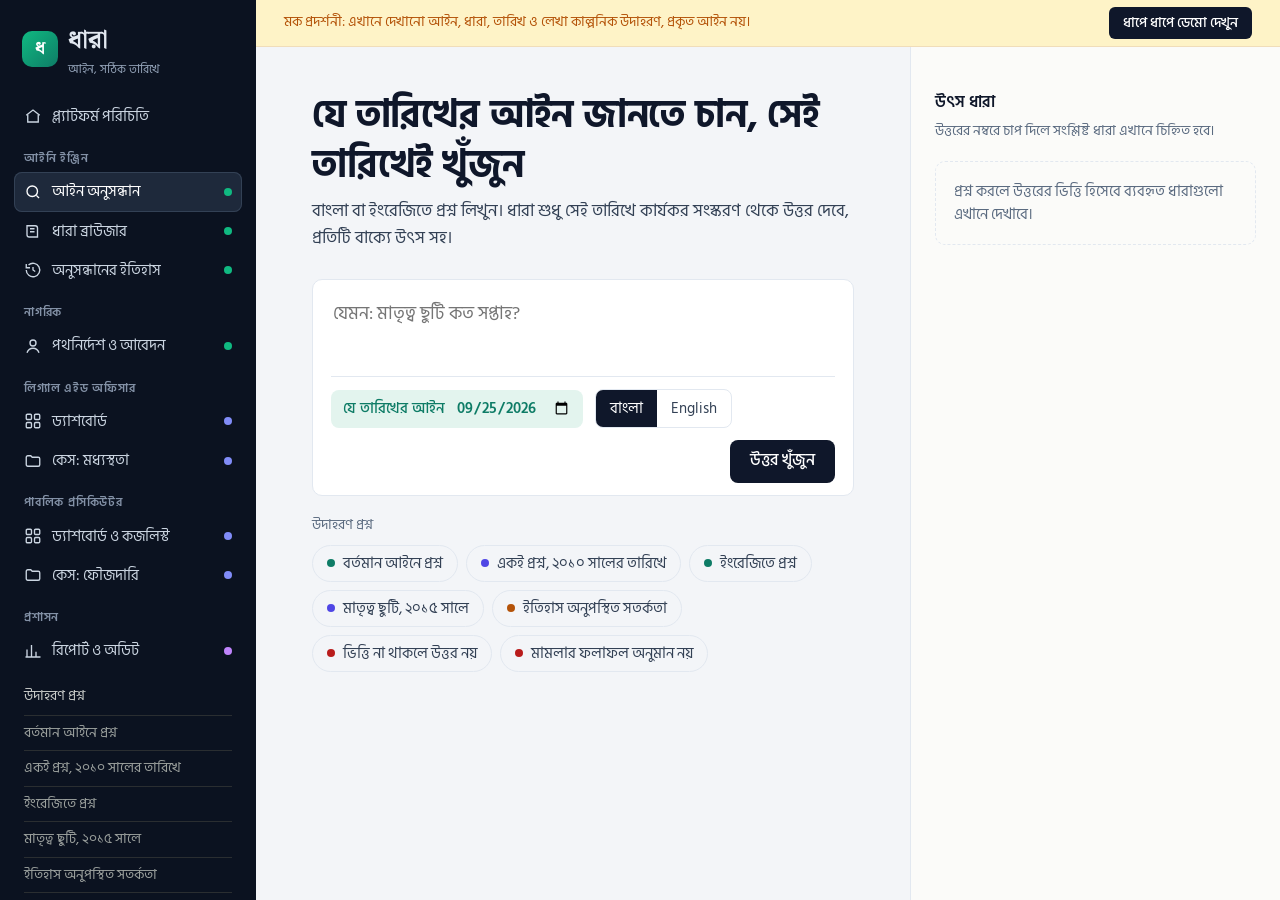
<file: search.html>
<!DOCTYPE html>
<html lang="bn">
<head>
<meta charset="UTF-8">
<meta name="viewport" content="width=device-width, initial-scale=1">
<meta name="description" content="বাংলা বা ইংরেজিতে আইনি প্রশ্ন করুন। ধারা নির্দিষ্ট তারিখে কার্যকর আইনের সংস্করণ থেকে উত্তর দেয়, প্রতিটি বাক্যের উৎস সহ (মক প্রদর্শনী)।">
<title>ধারা | আইন অনুসন্ধান</title>
<link rel="preconnect" href="https://fonts.googleapis.com">
<link rel="preconnect" href="https://fonts.gstatic.com" crossorigin>
<link href="https://fonts.googleapis.com/css2?family=Noto+Serif+Bengali:wght@400;600;700&family=Hind+Siliguri:wght@400;500;600&display=swap" rel="stylesheet">
<link rel="stylesheet" href="style.css">
</head>
<body>
<aside class="side"></aside>

<main class="main">
  <div class="mockbar">মক প্রদর্শনী: এখানে দেখানো আইন, ধারা, তারিখ ও লেখা কাল্পনিক উদাহরণ, প্রকৃত আইন নয়।
    <button class="tourbtn" id="tourbtn" type="button">ধাপে ধাপে ডেমো দেখুন</button></div>
  <div class="wrap">
    <section class="center">
      <h1>যে তারিখের আইন জানতে চান, সেই তারিখেই খুঁজুন</h1>
      <p class="lede">বাংলা বা ইংরেজিতে প্রশ্ন লিখুন। ধারা শুধু সেই তারিখে কার্যকর সংস্করণ থেকে উত্তর দেবে, প্রতিটি বাক্যে উৎস সহ।</p>

      <div class="ask" id="ask">
        <label class="sr-only" for="q">আপনার আইনি প্রশ্ন</label>
        <textarea id="q" rows="2" placeholder="যেমন: মাতৃত্ব ছুটি কত সপ্তাহ?"></textarea>
        <div class="ask-row">
          <div class="asof">
            <label for="d">যে তারিখের আইন</label>
            <input id="d" type="date" value="2026-09-25" min="2006-01-01" max="2026-12-31">
          </div>
          <div class="seg" role="group" aria-label="উত্তরের ভাষা">
            <button class="on" data-al="bn" type="button">বাংলা</button><button data-al="en" type="button">English</button>
          </div>
          <button class="go" id="go" type="button">উত্তর খুঁজুন</button>
        </div>
      </div>

      <div class="examples" id="examples">
        <p>উদাহরণ প্রশ্ন</p>
        <div class="row"></div>
      </div>

      <ul class="steps" id="steps">
        <li><span class="dot"></span>নির্বাচিত তারিখে কার্যকর ধারাগুলো বাছাই করা হচ্ছে</li>
        <li><span class="dot"></span>শব্দ ও অর্থ মিলিয়ে প্রাসঙ্গিক ধারা খোঁজা হচ্ছে</li>
        <li><span class="dot"></span>প্রতিটি উদ্ধৃতি মূল ধারার সাথে যাচাই করা হচ্ছে</li>
      </ul>

      <div class="answer" id="answer"></div>
    </section>

    <aside class="rail">
      <h2>উৎস ধারা</h2>
      <p class="hint">উত্তরের নম্বরে চাপ দিলে সংশ্লিষ্ট ধারা এখানে চিহ্নিত হবে।</p>
      <div id="sources"><div class="empty">প্রশ্ন করলে উত্তরের ভিত্তি হিসেবে ব্যবহৃত ধারাগুলো এখানে দেখাবে।</div></div>
    </aside>
  </div>
</main>

<script src="data.js"></script>
<script>
  const $ = id => document.getElementById(id);
  const qEl = $('q'), dEl = $('d');
  let ansLang = 'bn';

  sidebar('search', `<div class="sidelist"><p>উদাহরণ প্রশ্ন</p>${EXAMPLES.map((e, i) => `<div data-ex="${i}">${e.label}</div>`).join('')}</div>`);
  document.querySelector('#examples .row').innerHTML = EXAMPLES.map((e, i) =>
    `<button data-ex="${i}" type="button" title="${e.label}"><i class="i-${e.kind}"></i>${e.label}</button>`).join('');

  document.querySelectorAll('[data-ex]').forEach(el => el.addEventListener('click', () => runEx(+el.dataset.ex)));
  document.querySelectorAll('[data-al]').forEach(b => b.addEventListener('click', () => {
    ansLang = b.dataset.al;
    document.querySelectorAll('[data-al]').forEach(x => x.classList.toggle('on', x === b));
    if ($('answer').style.display === 'block' && qEl.value.trim()) render(qEl.value.trim(), dEl.value);
  }));
  $('go').addEventListener('click', () => run(qEl.value.trim(), dEl.value));
  qEl.addEventListener('keydown', e => { if (e.key === 'Enter' && !e.shiftKey) { e.preventDefault(); run(qEl.value.trim(), dEl.value); } });

  function setLang(l) { ansLang = l; document.querySelectorAll('[data-al]').forEach(x => x.classList.toggle('on', x.dataset.al === l)); }
  function runEx(i) { const e = EXAMPLES[i]; qEl.value = e.q; dEl.value = e.d; return run(e.q, e.d); }

  function run(q, date) {
    return new Promise(resolve => {
      if (!q) { qEl.focus(); return resolve(); }
      const steps = $('steps'), items = [...steps.children];
      $('answer').style.display = 'none';
      $('sources').innerHTML = '<div class="empty">ধারা খোঁজা হচ্ছে…</div>';
      steps.style.display = 'block';
      items.forEach(li => li.className = '');
      items.forEach((li, i) => setTimeout(() => { li.className = 'run'; if (i) items[i - 1].className = 'done'; }, i * 450));
      setTimeout(() => { items[items.length - 1].className = 'done'; render(q, date); resolve(); }, items.length * 450 + 150);
    });
  }

  function classify(q) {
    if (/জিত|হারব|ফলাফল|রায় কী হবে|win|outcome|predict/i.test(q)) return 'scope';
    if (/মাতৃত্ব|প্রসূতি|maternity|pregnan/i.test(q)) return 'mat';
    if (/চাকরি শেষ|চাকুরি শেষ|অবসান|termination|dues/i.test(q)) return 'term';
    if (/মজুরি|বেতন|wage|salary/i.test(q)) return 'wage';
    return 'none';
  }
  const isEnglishQ = q => /[a-z]/i.test(q) && !/[\u0980-\u09FF]/.test(q);
  const C = (n, k) => `<button class="cite" data-s="${n}" data-k="${k}" type="button" title="উৎস ${bn(n)} দেখুন">${ansLang === 'bn' ? bn(n) : n}</button>`;

  function render(q, date) {
    const ans = $('answer'), src = $('sources'), kind = classify(q), en = ansLang === 'en';
    const metaDate = en ? `Answer based on the law in force on ${fmtEn(date)}` : `${fmt(date)} তারিখে কার্যকর আইন অনুযায়ী উত্তর`;
    ans.style.display = 'block';

    if (kind === 'none') {
      ans.innerHTML = `<p class="q">${q}</p><div class="meta">${metaDate}</div>
        <div class="stop"><h2>পর্যাপ্ত আইনি ভিত্তি পাওয়া যায়নি</h2>
        <p>এই প্রশ্নের উত্তর দেওয়ার মতো যথেষ্ট প্রাসঙ্গিক ধারা খুঁজে পাওয়া যায়নি, তাই ধারা অনুমাননির্ভর উত্তর দেবে না। প্রশ্নটি অন্যভাবে লিখুন অথবা ধারা ব্রাউজারে সংশ্লিষ্ট আইন খুঁজুন।</p>
        <p class="score">সবচেয়ে কাছের ধারার মিলও নির্ধারিত নির্ভরযোগ্যতার সীমার নিচে ছিল।</p></div>`;
      src.innerHTML = '<div class="empty">নির্ভরযোগ্যতার সীমার উপরে কোনো ধারা পাওয়া যায়নি, তাই কোনো উৎস দেখানো হচ্ছে না।</div>';
      return;
    }
    if (kind === 'scope') {
      ans.innerHTML = `<p class="q">${q}</p><div class="meta">${metaDate}</div>
        <div class="stop scope"><h2>ধারা মামলার ফলাফল অনুমান করে না</h2>
        <p>ধারা একটি আইনি গবেষণা সহায়ক। এটি আইনি পরামর্শ দেয় না এবং কোনো মামলার রায় বা বিচারকের সিদ্ধান্ত অনুমান করে না। আপনার বিষয়ে কোন ধারা প্রযোজ্য তা জানতে চাইলে সরাসরি আইনের প্রশ্ন করুন।</p>
        <p class="score"><button class="cite" type="button" id="sugg" style="padding:0 10px">মজুরি কত দিনের মধ্যে দিতে হবে?</button></p></div>`;
      src.innerHTML = '<div class="empty">এই ধরনের প্রশ্নে কোনো ধারা খোঁজা হয় না।</div>';
      $('sugg').onclick = () => runEx(0);
      return;
    }

    let body = '', note = '', srcIds = [], tlSec = null;
    if (isEnglishQ(q)) note += `<div class="note x">${en ? 'Your English question matched provisions stored in both Bangla and English, without machine translation.' : 'ইংরেজি প্রশ্ন থেকে বাংলা ও ইংরেজি জোড়া ধারা খুঁজে পাওয়া গেছে, কোনো মেশিন অনুবাদ ছাড়াই।'}</div>`;

    if (kind === 'wage') {
      const v = versionAt('123', date), old = v.key === 'old';
      srcIds = ['123', '124']; tlSec = '123';
      body = en
        ? `<p>Wages must be paid before the ${old ? 'seventh' : 'fifth'} working day after the wage period ends.${C(1, 'time')}${old ? '' : ' Under this version, wages may also be paid through a bank account.' + C(1, 'bank')}</p><p>On termination, all dues must be paid within thirty working days.${C(2, 'dues')}</p>`
        : `<p>মজুরি-মেয়াদ শেষ হওয়ার পর ${old ? 'সপ্তম' : 'পঞ্চম'} কর্মদিবস অতিক্রান্ত হওয়ার আগেই শ্রমিকের মজুরি পরিশোধ করতে হবে।${C(1, 'time')}${old ? '' : ' এই সংস্করণ অনুযায়ী মজুরি ব্যাংক হিসাবের মাধ্যমেও পরিশোধ করা যায়।' + C(1, 'bank')}</p><p>চাকরির অবসান হলে সকল পাওনা অবসানের তারিখ থেকে ত্রিশ কর্মদিবসের মধ্যে পরিশোধ করতে হবে।${C(2, 'dues')}</p>`;
      if (old) note += `<div class="note x">${en ? 'Section 123 was amended after this date (22 July 2013). The current law is different.' : 'এই তারিখের পরে ধারা ১২৩ সংশোধিত হয়েছে (২২ জুলাই ২০১৩)। বর্তমান আইন ভিন্ন।'}</div>`;
    }
    if (kind === 'mat') {
      const v = versionAt('46', date), old = v.key === 'old';
      srcIds = ['46']; tlSec = '46';
      body = en
        ? `<p>A woman worker is entitled to ${old ? 'twelve' : 'sixteen'} weeks of maternity leave: ${old ? 'six' : 'eight'} weeks before and ${old ? 'six' : 'eight'} weeks after delivery.${C(1, 'leave')}</p>`
        : `<p>একজন নারী শ্রমিক মোট ${old ? 'বারো' : 'ষোল'} সপ্তাহ মাতৃত্ব ছুটি পাবেন: সন্তান প্রসবের আগে ${old ? 'ছয়' : 'আট'} সপ্তাহ এবং পরে ${old ? 'ছয়' : 'আট'} সপ্তাহ।${C(1, 'leave')}</p>`;
      if (old) note += `<div class="note x">${en ? 'Section 46 was amended after this date (18 September 2018). The current law is different.' : 'এই তারিখের পরে ধারা ৪৬ সংশোধিত হয়েছে (১৮ সেপ্টেম্বর ২০১৮)। বর্তমান আইন ভিন্ন।'}</div>`;
    }
    if (kind === 'term') {
      srcIds = ['124'];
      body = en
        ? `<p>On termination of employment, all dues of the worker must be paid within thirty working days from the date of termination.${C(1, 'dues')}</p>`
        : `<p>চাকরির অবসান হলে শ্রমিকের সকল পাওনা অবসানের তারিখ থেকে ত্রিশ কর্মদিবসের মধ্যে পরিশোধ করতে হবে।${C(1, 'dues')}</p>`;
      note += `<div class="note w">${en ? 'The amendment history of this section could not be verified, so the version on your chosen date is not guaranteed. The current text was used.' : 'এই ধারার সংশোধন-ইতিহাস যাচাই করা যায়নি, তাই নির্বাচিত তারিখের সংস্করণ নিশ্চিত নয়। বর্তমান লেখা থেকে উত্তর দেওয়া হয়েছে।'}</div>`;
    }

    const n = srcIds.length;
    ans.innerHTML = `<p class="q">${q}</p><div class="meta">${metaDate}</div>
      <div class="body ${en ? 'en' : ''}">${body}</div>
      <div class="verify"><svg width="16" height="16" viewBox="0 0 24 24" fill="none" stroke="currentColor" stroke-width="2.4"><path d="M5 12l5 5 9-10"/></svg>${en ? `All citations checked against ${n} retrieved provision${n > 1 ? 's' : ''}` : `সব উদ্ধৃতি ${bn(n)}টি উদ্ধারকৃত ধারার সাথে যাচাই করা হয়েছে`}</div>
      <div class="srclist"><p>${en ? 'This answer is grounded only in these provisions' : 'এই উত্তরের ভিত্তি শুধু এই ধারাগুলো'}</p>${srcIds.map((id, k) => {
        const sv = versionAt(id, date);
        return `<button type="button" data-go="${k + 1}"><span class="n">${en ? k + 1 : bn(k + 1)}</span><span>ধারা ${SECTIONS[id].num}, ${ACT.bn}<small>যে সংস্করণ ব্যবহৃত: ${fmt(sv.from)} থেকে ${sv.to ? fmt(sv.to) : 'বর্তমান'}</small></span></button>`;
      }).join('')}</div>
      ${note}${tlSec ? timeline(tlSec, date) : ''}`;

    src.innerHTML = srcIds.map((id, k) => card(id, k + 1, date)).join('');
    ans.querySelectorAll('.cite').forEach(c => c.addEventListener('click', () => focusSrc(c.dataset.s, c.dataset.k, c)));
    ans.querySelectorAll('[data-go]').forEach(b => b.addEventListener('click', () => focusSrc(b.dataset.go, null, null)));
  }

  function focusSrc(n, k, btn) {
    document.querySelectorAll('.src,.cite,.qs').forEach(x => x.classList.remove('hl', 'on'));
    const t = $('s' + n); if (!t) return;
    t.classList.add('hl');
    const d = t.querySelector('details'); if (d) d.open = true;
    if (k) t.querySelectorAll(`.qs[data-k="${k}"]`).forEach(x => x.classList.add('on'));
    if (btn) btn.classList.add('hl');
    t.scrollIntoView({ behavior: 'smooth', block: 'nearest' });
  }

  function card(id, n, date) {
    const s = SECTIONS[id], v = versionAt(id, date), L = LINEAGE[s.lineage], en = ansLang === 'en';
    return `<div class="src" id="s${n}">
      <div class="top"><span class="n">${en ? n : bn(n)}</span><span class="act">${en ? ACT.en : ACT.bn}</span></div>
      <p class="sec">${en ? 'Section ' + id + ': ' + s.title.en : 'ধারা ' + s.num + ': ' + s.title.bn}</p>
      <div class="badges"><span class="b valid">কার্যকর: ${fmt(v.from)} থেকে ${v.to ? fmt(v.to) : 'বর্তমান'}</span><span class="b ${L.cls}">${L.bn}</span></div>
      ${s.lineage === 'none' ? '<div class="warnline">এই ধারার পূর্ববর্তী সংস্করণ যাচাই করা যায়নি। বর্তমান লেখা দেখানো হচ্ছে।</div>' : ''}
      ${s.lineage === 'medium' ? '<div class="warnline" style="background:var(--blue-soft);color:var(--blue)">সংশোধনের তারিখ পাদটীকা থেকে আংশিকভাবে নির্ণীত। মূল গেজেটের সাথে মিলিয়ে দেখুন।</div>' : ''}
      <p class="txt ${en ? 'en' : ''}">${mk(v[en ? 'en' : 'bn'])}</p>
      <details class="prov"><summary>এই উৎস কোথা থেকে এসেছে</summary>
        <dl>
          <dt>মূল উৎস</dt><dd>বাংলাদেশ কোড পোর্টাল<br><span class="url">${srcUrl(id)}</span></dd>
          <dt>ব্যবহৃত সংস্করণ</dt><dd>${fmt(v.from)} থেকে ${v.to ? fmt(v.to) : 'বর্তমান'} (${amendAct(v)})</dd>
          <dt>তারিখ নির্ণয়ের ভিত্তি</dt><dd>${v.foot}</dd>
          <dt>ধারার শনাক্তকারী</dt><dd><code>${ACT.id}/s${id}@${v.from}</code></dd>
        </dl>
      </details>
      <a href="provision.html?s=${id}&d=${date}">পূর্ণ ধারা ও সংশোধন দেখুন</a>
    </div>`;
  }

  function timeline(id, date) {
    const s = SECTIONS[id];
    const start = new Date('2006-01-01'), span = new Date('2027-01-01') - start;
    const pct = d => Math.min(100, Math.max(0, (new Date(d) - start) / span * 100));
    const cur = versionAt(id, date);
    const segs = s.versions.map(v => {
      const a = pct(v.from), b = v.to ? pct(v.to) : 100;
      const label = v.key === 'old' ? 'মূল আইন' : 'সংশোধিত (' + bn(v.from.slice(0, 4)) + ')';
      return `<div class="tseg ${v.key} ${v === cur ? 'active' : ''}" style="left:${a}%;width:${b - a - 0.4}%">${label}</div>`;
    }).join('');
    return `<div class="tl"><h2>ধারা ${s.num} এর সংস্করণ</h2>
      <p class="sub">কালো দাগটি আপনার বেছে নেওয়া তারিখ। উত্তর শুধু সেই তারিখে কার্যকর সংস্করণ থেকে এসেছে।</p>
      <div class="track">${segs}<div class="pin" style="left:${pct(date)}%"><span>${fmt(date)}</span></div></div>
      <div class="axis"><span>২০০৬</span><span>২০১০</span><span>২০১৪</span><span>২০১৮</span><span>২০২২</span><span>২০২৬</span></div></div>`;
  }

  /* guided tour */
  const tour = Tour([
    { t: 'প্রশ্ন আর তারিখ', el: '#ask', do: async () => { setLang('bn'); qEl.value = EXAMPLES[0].q; dEl.value = TODAY; },
      p: 'ব্যবহারকারী বাংলা বা ইংরেজিতে প্রশ্ন লেখেন এবং বেছে নেন কোন তারিখের আইন জানতে চান। বিরোধ যে দিন শুরু হয়েছে, সেই দিনের আইনই প্রযোজ্য।' },
    { t: 'উত্তর, প্রতিটি বাক্যে উৎস', el: '#answer', do: () => runEx(0),
      p: 'প্রথমে শুধু সেই তারিখে কার্যকর ধারা বাছাই হয়, তারপর খোঁজা ও উদ্ধৃতি যাচাই। উত্তরের প্রতিটি বাক্যের পাশে নম্বর দেওয়া উৎস থাকে।' },
    { t: 'উত্তরটা কোন ধারা থেকে এসেছে', el: '.srclist',
      p: 'উত্তরের নিচে স্পষ্ট লেখা থাকে কোন কোন ধারা থেকে উত্তরটা তৈরি, আর প্রতিটি ধারার ঠিক কোন তারিখের সংস্করণ ব্যবহৃত হয়েছে। এর বাইরের কিছু থেকে উত্তর আসে না।' },
    { t: 'বাক্য থেকে ধারার নির্দিষ্ট অংশে', el: '#s1', do: async () => { const c = document.querySelector('.cite'); if (c) c.click(); },
      p: 'উদ্ধৃতি নম্বরে চাপ দিলে ধারার যে নির্দিষ্ট অংশ ওই বাক্যকে সমর্থন করে সেটা হলুদ রঙে চিহ্নিত হয়। নিচে দেখা যায় উৎস কোথা থেকে: বাংলাদেশ কোড পোর্টালের কোন পাতা, আর কোন সংশোধনী পাদটীকা থেকে সংস্করণের তারিখ নির্ণীত।' },
    { t: 'তারিখ বদলালে উত্তর বদলায়', el: '.tl', do: () => runEx(1),
      p: 'একই প্রশ্ন, কিন্তু ২০১০ সালের তারিখে। তখন সপ্তম কর্মদিবস ছিল, এখন পঞ্চম। সাধারণ সার্চ বা চ্যাটবট সবসময় বর্তমান লেখা দেখায়, ধারা দেখায় সেই দিনের আইন।' },
    { t: 'ইংরেজিতে প্রশ্ন, একই ধারা', el: '#answer', do: () => runEx(2),
      p: 'ইংরেজিতে প্রশ্ন করলেও বাংলা ও ইংরেজি জোড়া ধারা খুঁজে পাওয়া যায়, মেশিন অনুবাদ ছাড়াই। উত্তরের ভাষা উপরের বাটন দিয়ে বদলানো যায়।' },
    { t: 'আরেকটি সংশোধিত ধারা', el: '.tl', do: async () => { setLang('bn'); await runEx(3); },
      p: '২০১৫ সালের তারিখে মাতৃত্ব ছুটি ছিল বারো সপ্তাহ, ২০১৮ সালের সংশোধনের পর ষোল সপ্তাহ। এই ধারার সংশোধন-ইতিহাস মাঝারি নির্ভরযোগ্য, তাই উৎস কার্ডে সেটাও জানানো হয়।' },
    { t: 'ইতিহাস না থাকলে সতর্কতা', el: '#s1', do: () => runEx(4),
      p: 'সব ধারার সংশোধন-ইতিহাস স্বয়ংক্রিয়ভাবে পাওয়া যায় না। তখন ধারা বর্তমান লেখা থেকে উত্তর দেয় এবং স্পষ্ট সতর্কবার্তা দেখায়, চুপচাপ ভুল উত্তর দেয় না।' },
    { t: 'নিশ্চিত না হলে উত্তর নয়', el: '.stop', do: () => runEx(5),
      p: 'প্রাসঙ্গিক ধারার মিল নির্ধারিত সীমার নিচে থাকলে ধারা উত্তর দিতে অস্বীকার করে। কোনো বানানো ধারা নম্বর বা অনুমাননির্ভর উত্তর দেখায় না।' },
    { t: 'মামলার ফলাফল অনুমান নয়', el: '.stop', do: () => runEx(6),
      p: 'ধারা আইনি গবেষণা সহায়ক, আইনি পরামর্শদাতা নয়। মামলার রায় বা বিচারকের সিদ্ধান্ত অনুমানের প্রশ্নে সে ব্যবহারকারীকে আইনের প্রশ্নের দিকে ফিরিয়ে দেয়।' },
    { t: 'এরপর: ধারা ব্রাউজার', el: '.nav a[href="provision.html"]',
      p: 'পরের অংশে দেখব একটি ধারার সব সংস্করণ, দুই সংস্করণের মধ্যে ঠিক কী বদলেছে, আর প্রতিটি ধারার মেটাডেটা।' }
  ], { lastLabel: 'ধারা ব্রাউজারে যান', onLast: () => { location.href = 'provision.html?s=123&tour=1'; } });
  $('tourbtn').addEventListener('click', tour.start);

  const P = new URLSearchParams(location.search);
  if (P.has('tour')) tour.start();
  else if (P.has('ex')) runEx(+P.get('ex'));
</script>
</body>
</html>
</file>
<file: style.css>
:root{
  --paper:#F3F5F8; --surface:#FFFFFF; --ink:#0F172A; --ink-2:#334155; --muted:#5B6B80;
  --rule:#E2E8F0; --green:#0E7C66; --green-soft:#E3F4EE; --amber:#B45309; --amber-soft:#FEF3C7;
  --red:#B91C1C; --red-soft:#FEE2E2; --blue:#4F46E5; --blue-soft:#EEF2FF; --violet:#7C3AED; --violet-soft:#F3E8FF;
  --side:#0B1220; --side-2:#131C2E; --side-t:#94A3B8;
  --radius:14px; --shadow:0 1px 2px rgba(15,23,42,.05),0 4px 16px rgba(15,23,42,.05);
  --serif:"Noto Serif Bengali","Nirmala UI","Vrinda",Georgia,serif;
  --sans:"Hind Siliguri","Noto Sans Bengali","Nirmala UI","Vrinda",system-ui,sans-serif;
}
*{box-sizing:border-box}
html,body{margin:0;height:100%}
body{background:var(--paper);color:var(--ink);font-family:var(--sans);font-size:16px;line-height:1.6;display:flex}
a{color:inherit}
button,input,textarea{font:inherit;color:inherit}
:focus-visible{outline:2px solid var(--green);outline-offset:2px}
.sr-only{position:absolute;width:1px;height:1px;padding:0;margin:-1px;overflow:hidden;clip:rect(0 0 0 0);white-space:nowrap;border:0}

/* sidebar */
.side{width:256px;flex:none;background:var(--side);color:#E2E8F0;display:flex;flex-direction:column;padding:20px 14px;overflow:auto;height:100vh;position:sticky;top:0}
.brand{display:flex;align-items:center;gap:10px;font-family:var(--serif);font-size:26px;font-weight:700;padding:0 8px 18px;text-decoration:none}
.brand .logo{width:36px;height:36px;border-radius:10px;background:linear-gradient(135deg,#10B981,#0E7C66);display:flex;align-items:center;justify-content:center;font-size:19px;color:#fff;flex:none}
.brand small{display:block;font-family:var(--sans);font-size:12px;font-weight:400;color:var(--side-t);margin-top:-2px}
.nav a{display:flex;align-items:center;gap:10px;padding:8px 10px;border-radius:8px;text-decoration:none;color:#CBD5E1;font-size:14.5px}
.nav a:hover{background:var(--side-2);color:#fff}
.nav a.on{background:#1E293B;color:#fff;box-shadow:inset 0 0 0 1px #334155}
.nav svg{width:18px;height:18px;flex:none}
.sidelist{margin-top:26px;padding:0 10px;font-size:14px;color:#9A9F9C}
.sidelist p{margin:0 0 8px;color:#C9CCC9}
.sidelist div,.sidelist a{display:block;padding:6px 0;border-top:1px solid #2A2E31;cursor:pointer;text-decoration:none;color:#9A9F9C}
.sidelist div:hover,.sidelist a:hover{color:#fff}
.sidelist a.on{color:#fff;font-weight:500}
.sidelist .ch{margin-top:14px;color:#C9CCC9;border-top:0;cursor:default}
.side .foot{margin-top:auto;padding:12px 10px 0;border-top:1px solid #2A2E31;font-size:13px;color:#8E938F}

/* main frame */
.main{flex:1;min-width:0;display:flex;flex-direction:column;overflow:auto}
.mockbar{display:flex;align-items:center;gap:16px;background:var(--amber-soft);color:var(--amber);font-size:13.5px;padding:7px 28px;border-bottom:1px solid #F0DDBA}
.mockbar .tourbtn{margin-left:auto;background:var(--ink);color:#fff;border:0;border-radius:6px;padding:5px 14px;font-size:14px;font-weight:500;cursor:pointer;white-space:nowrap}
.mockbar .tourbtn:hover{background:#2B2F33}
h1{font-family:var(--sans);font-weight:700;line-height:1.3;margin:0;letter-spacing:-.2px}

/* shared bits */
.b{font-size:12.5px;padding:2px 9px;border-radius:999px;white-space:nowrap}
.b.valid{background:var(--green-soft);color:var(--green)}
.b.old{background:#ECECE8;color:var(--ink-2)}
.b.hi{background:#EDEFF1;color:var(--ink-2)}
.b.mid{background:var(--blue-soft);color:var(--blue)}
.b.warn{background:var(--amber-soft);color:var(--amber)}
.b.no{background:var(--red-soft);color:var(--red)}
.seg{display:flex;border:1px solid var(--rule);border-radius:8px;overflow:hidden;font-size:14.5px;background:var(--surface)}
.seg button{border:0;background:none;padding:7px 14px;cursor:pointer;color:var(--ink-2)}
.seg button.on{background:var(--ink);color:#fff}
.empty{color:var(--muted);font-size:14.5px;border:1px dashed var(--rule);border-radius:10px;padding:18px}

/* ---------- search page ---------- */
.wrap{display:grid;grid-template-columns:minmax(0,1fr) 370px;flex:1}
.center{padding:44px 56px 120px;max-width:880px}
.center h1{font-size:38px;margin-bottom:8px}
.lede{color:var(--ink-2);margin:0 0 26px;font-size:17px}
.ask{background:var(--surface);border:1px solid var(--rule);border-radius:10px;padding:18px 18px 12px}
.ask textarea{width:100%;border:0;resize:none;outline:none;font-size:18px;line-height:1.6;min-height:64px;background:transparent}
.ask-row{display:flex;align-items:center;gap:12px;flex-wrap:wrap;border-top:1px solid var(--rule);padding-top:12px;margin-top:6px}
.asof{display:flex;align-items:center;gap:10px;background:var(--green-soft);border-radius:8px;padding:6px 12px;color:var(--green)}
.asof label{font-size:14.5px;font-weight:500}
.asof input{border:0;background:transparent;font-size:15px;color:var(--green);font-weight:600}
.go{margin-left:auto;background:var(--ink);color:#fff;border:0;border-radius:8px;padding:9px 20px;font-size:15.5px;font-weight:500;cursor:pointer}
.go:hover{background:#2B2F33}
.examples{margin-top:18px}
.examples p{margin:0 0 8px;font-size:14px;color:var(--muted)}
.examples .row{display:flex;flex-wrap:wrap;gap:8px}
.examples button{background:none;border:1px solid var(--rule);border-radius:999px;padding:6px 14px;font-size:14.5px;color:var(--ink-2);cursor:pointer;display:flex;align-items:center;gap:8px}
.examples button:hover{border-color:var(--ink-2);color:var(--ink)}
.examples button i{width:8px;height:8px;border-radius:50%;display:inline-block}
.i-ok{background:var(--green)}.i-time{background:var(--blue)}.i-warn{background:var(--amber)}.i-no{background:var(--red)}

.steps{margin:30px 0 0;padding:0;list-style:none;display:none}
.steps li{display:flex;align-items:center;gap:12px;color:var(--muted);padding:5px 0;font-size:15.5px}
.steps li .dot{width:10px;height:10px;border-radius:50%;border:2px solid var(--rule);flex:none}
.steps li.run{color:var(--ink)}
.steps li.run .dot{border-color:var(--green);border-top-color:transparent;animation:spin .8s linear infinite}
.steps li.done{color:var(--ink-2)}
.steps li.done .dot{background:var(--green);border-color:var(--green)}
@keyframes spin{to{transform:rotate(360deg)}}

.answer{display:none;margin-top:32px}
.answer .q{font-family:var(--serif);font-size:22px;font-weight:600;margin:0 0 6px}
.answer .meta{color:var(--muted);font-size:14.5px;margin-bottom:14px;display:flex;flex-wrap:wrap;gap:8px;align-items:center}
.answer .body{font-family:var(--serif);font-size:18.5px;line-height:1.95}
.answer .body p{margin:0 0 14px}
.answer .body.en{font-family:Georgia,"Times New Roman",serif}
.cite{display:inline-flex;align-items:center;justify-content:center;min-width:24px;height:22px;padding:0 6px;margin:0 3px;border-radius:5px;background:var(--green-soft);color:var(--green);font-family:var(--sans);font-size:13px;font-weight:600;cursor:pointer;vertical-align:2px;border:0}
.cite:hover,.cite.hl{background:var(--green);color:#fff}
.verify{display:flex;align-items:center;gap:8px;margin-top:4px;font-size:14.5px;color:var(--green)}
.note{margin-top:14px;font-size:14.5px;border-radius:8px;padding:10px 14px}
.note.x{background:var(--blue-soft);color:var(--blue)}
.note.w{background:var(--amber-soft);color:var(--amber)}
.stop{border:1px solid #EFC9C4;background:var(--red-soft);border-radius:10px;padding:20px 22px;color:var(--red)}
.stop.scope{border-color:#D5DCE4;background:#F1F4F7;color:var(--ink)}
.stop h2{margin:0 0 6px;font-family:var(--serif);font-size:19px}
.stop p{margin:0;color:var(--ink-2)}
.stop .score{margin-top:12px;font-size:14px;color:var(--muted)}

.tl{margin-top:28px;background:var(--surface);border:1px solid var(--rule);border-radius:10px;padding:18px 20px 22px}
.tl h2{margin:0 0 4px;font-size:15.5px;font-weight:600}
.tl .sub{margin:0 0 26px;font-size:14px;color:var(--muted)}
.track{position:relative;height:44px}
.tseg{position:absolute;top:10px;height:22px;border-radius:4px;font-size:12.5px;display:flex;align-items:center;padding:0 10px;white-space:nowrap;overflow:hidden}
.tseg.old{background:#ECECE8;color:var(--ink-2)}
.tseg.cur{background:var(--green-soft);color:var(--green)}
.tseg.active{outline:2px solid var(--green)}
.pin{position:absolute;top:0;width:2px;height:42px;background:var(--ink);transition:left .5s ease}
.pin span{position:absolute;top:-24px;left:50%;transform:translateX(-50%);background:var(--ink);color:#fff;font-size:12px;padding:1px 8px;border-radius:4px;white-space:nowrap}
.axis{display:flex;justify-content:space-between;font-size:12.5px;color:var(--muted);margin-top:4px}

.rail{border-left:1px solid var(--rule);background:#FBFBF9;padding:44px 24px 120px}
.rail h2{font-size:15.5px;font-weight:600;margin:0 0 4px}
.rail .hint{font-size:14px;color:var(--muted);margin:0 0 18px}
.src{background:var(--surface);border:1px solid var(--rule);border-radius:10px;padding:14px 16px;margin-bottom:14px;transition:border-color .2s,box-shadow .2s}
.src.hl{border-color:var(--green);box-shadow:0 0 0 3px var(--green-soft)}
.src .top{display:flex;align-items:center;gap:8px;margin-bottom:6px}
.src .n{width:24px;height:22px;border-radius:5px;background:var(--green-soft);color:var(--green);font-size:13px;font-weight:600;display:flex;align-items:center;justify-content:center;flex:none}
.src .act{font-size:13.5px;color:var(--muted)}
.src .sec{font-family:var(--serif);font-weight:600;font-size:16.5px;margin:0 0 8px}
.src .txt{font-family:var(--serif);font-size:15px;line-height:1.8;color:var(--ink-2);margin:0 0 10px}
.src .txt.en{font-family:Georgia,serif}
.badges{display:flex;flex-wrap:wrap;gap:6px;margin-bottom:10px}
.src .warnline{font-size:13.5px;color:var(--amber);background:var(--amber-soft);border-radius:6px;padding:6px 10px;margin-bottom:10px}
.src a{font-size:14px;font-weight:500;color:var(--green);text-decoration:none}
.src a:hover{text-decoration:underline}
.src .score{float:right;font-size:12.5px;color:var(--muted)}

/* ---------- provision page ---------- */
.page{padding:36px 56px 140px;max-width:1180px}
.crumb{font-size:14.5px;color:var(--muted);margin-bottom:10px}
.head{display:flex;align-items:flex-end;gap:20px;flex-wrap:wrap;border-bottom:1px solid var(--rule);padding-bottom:20px}
.head h1{font-size:34px}
.head .act{color:var(--ink-2);margin:4px 0 0;font-size:16.5px}
.tools{margin-left:auto;display:flex;gap:10px;align-items:center}
.pgrid{display:grid;grid-template-columns:300px minmax(0,1fr);gap:40px;margin-top:28px}
.pgrid h2{font-size:15.5px;font-weight:600;margin:0 0 14px}
.ver{position:relative;padding:0 0 22px 28px;cursor:pointer}
.ver::before{content:"";position:absolute;left:7px;top:18px;bottom:0;width:2px;background:var(--rule)}
.ver:last-of-type::before{display:none}
.ver .mark{position:absolute;left:0;top:4px;width:16px;height:16px;border-radius:50%;background:var(--surface);border:2px solid var(--muted)}
.ver.cur .mark{border-color:var(--green)}
.ver.on .mark{background:var(--green);border-color:var(--green)}
.ver .t{font-weight:600;font-size:16px}
.ver .r{font-size:14px;color:var(--muted)}
.ver .by{font-size:14px;color:var(--ink-2);margin-top:2px}
.ver:hover .t{color:var(--green)}
.pasof{margin-top:6px;background:var(--surface);border:1px solid var(--rule);border-radius:10px;padding:14px 16px;font-size:14.5px;color:var(--ink-2)}
.pasof input{display:block;margin-top:8px;border:1px solid var(--rule);border-radius:6px;padding:6px 10px;color:var(--green);font-weight:600;width:100%}
.card{background:var(--surface);border:1px solid var(--rule);border-radius:10px;padding:26px 30px}
.status{display:flex;flex-wrap:wrap;gap:8px;margin-bottom:18px}
.law{font-family:var(--serif);font-size:20px;line-height:2;margin:0}
.law.en{font-family:Georgia,serif;font-size:19px;line-height:1.9}
.law .num{font-weight:700;margin-right:6px}
.law del{background:var(--red-soft);color:var(--red);text-decoration:line-through;text-decoration-thickness:1.5px;padding:1px 3px;border-radius:3px}
.law ins{background:var(--green-soft);color:var(--green);text-decoration:none;padding:1px 3px;border-radius:3px}
.legend[hidden]{display:none}
.legend{display:flex;gap:18px;font-size:14px;color:var(--muted);margin-top:16px}
.legend span::before{content:"";display:inline-block;width:12px;height:12px;border-radius:3px;margin-right:6px;vertical-align:-1px}
.legend .d::before{background:var(--red-soft);border:1px solid #EFC9C4}
.legend .i::before{background:var(--green-soft);border:1px solid #BFD9CC}
.fnote{margin:14px 0 0;font-size:14px;color:var(--muted)}
.warnbox{margin-bottom:16px;font-size:14.5px;color:var(--amber);background:var(--amber-soft);border-radius:8px;padding:10px 14px}
table.meta{width:100%;border-collapse:collapse;margin-top:26px;font-size:15px;background:var(--surface);border:1px solid var(--rule);border-radius:10px;overflow:hidden}
table.meta th,table.meta td{text-align:left;padding:11px 16px;border-bottom:1px solid var(--rule);vertical-align:top}
table.meta th{width:38%;font-weight:500;color:var(--muted)}
table.meta tr:last-child th,table.meta tr:last-child td{border-bottom:0}
table.meta code{font-family:var(--sans);background:#F0F0EC;padding:1px 7px;border-radius:4px}

/* ---------- history page ---------- */
.hist{padding:44px 56px 80px;max-width:1080px}
.hist h1{font-size:34px;margin-bottom:6px}
.hist .lede{margin-bottom:24px}
.hrow{display:grid;grid-template-columns:minmax(0,1fr) 150px 170px 110px;gap:16px;align-items:center;padding:14px 18px;background:var(--surface);border:1px solid var(--rule);border-radius:10px;margin-bottom:10px;text-decoration:none}
.hrow:hover{border-color:var(--ink-2)}
.hrow .hq{font-family:var(--serif);font-size:16.5px;font-weight:600}
.hrow .hd{font-size:14px;color:var(--muted)}
.hhead{display:grid;grid-template-columns:minmax(0,1fr) 150px 170px 110px;gap:16px;padding:0 18px 8px;font-size:13.5px;color:var(--muted)}
.hrow .open{font-size:14px;color:var(--green);font-weight:500;text-align:right}

/* ---------- guided tour ---------- */
.spot{position:relative;z-index:30;box-shadow:0 0 0 10px var(--paper),0 0 0 13px var(--green),0 0 0 9999px rgba(22,24,26,.18)!important;border-radius:10px;transition:box-shadow .25s}
.tour{position:fixed;right:28px;bottom:24px;width:390px;max-width:calc(100vw - 32px);background:var(--ink);color:#EDEEEB;border-radius:12px;padding:18px 20px 16px;z-index:50;box-shadow:0 10px 30px rgba(0,0,0,.25);display:none}
.tour.show{display:block}
.tour .prog{display:flex;gap:4px;margin-bottom:12px}
.tour .prog i{flex:1;height:3px;border-radius:2px;background:#3A3F43}
.tour .prog i.on{background:#7FC3A6}
.tour .cnt{font-size:13px;color:#A5AAA7;margin:0 0 2px}
.tour h2{margin:0 0 6px;font-family:var(--serif);font-size:19px;color:#fff}
.tour p{margin:0 0 14px;font-size:15px;line-height:1.65;color:#D3D6D3}
.tour .btns{display:flex;gap:8px;align-items:center}
.tour button{border:0;border-radius:7px;padding:7px 14px;font-size:14.5px;cursor:pointer}
.tour .nx{background:#fff;color:var(--ink);font-weight:600;margin-left:auto}
.tour .pv{background:#2A2E31;color:#E9EAE7}
.tour .x{background:none;color:#A5AAA7;padding:7px 4px}

@media (max-width:1100px){.wrap{grid-template-columns:1fr}.rail{border-left:0;border-top:1px solid var(--rule)}.pgrid{grid-template-columns:1fr}}
@media (max-width:760px){.side{display:none}.center,.page,.hist{padding:28px 20px 140px}.center h1{font-size:28px}.hrow,.hhead{grid-template-columns:1fr}.hhead{display:none}}
@media (prefers-reduced-motion:reduce){*{animation:none!important;transition:none!important}}

/* grounding: supporting spans, source list, provenance */
.qs{border-radius:3px;transition:background .25s}
.qs.on{background:#FFEFA8;color:var(--ink);box-shadow:0 0 0 2px #FFEFA8}
.srclist{margin-top:16px;border:1px solid var(--rule);border-radius:10px;background:var(--surface);padding:12px 14px}
.srclist p{margin:0 0 8px;font-size:14px;font-weight:600;color:var(--ink-2)}
.srclist button{display:flex;align-items:flex-start;gap:10px;width:100%;text-align:left;background:none;border:0;border-top:1px solid var(--rule);padding:9px 0;cursor:pointer;font-size:15px}
.srclist button:first-of-type{border-top:0}
.srclist button:hover{color:var(--green)}
.srclist .n{width:24px;height:22px;border-radius:5px;background:var(--green-soft);color:var(--green);font-size:13px;font-weight:600;display:flex;align-items:center;justify-content:center;flex:none;margin-top:2px}
.srclist small{display:block;font-size:13.5px;color:var(--muted)}
.prov{margin:0 0 10px;border-top:1px solid var(--rule);padding-top:8px}
.prov summary{cursor:pointer;font-size:14px;font-weight:500;color:var(--ink-2);padding:2px 0}
.prov summary:hover{color:var(--ink)}
.prov dl{margin:8px 0 0;font-size:13.5px;display:grid;grid-template-columns:1fr;gap:2px}
.prov dt{color:var(--muted);margin-top:6px}
.prov dd{margin:0;color:var(--ink-2);line-height:1.6}
.prov .url{color:var(--green);word-break:break-all}
.prov code{font-family:var(--sans);background:#F0F0EC;padding:1px 6px;border-radius:4px;font-size:12.5px}

/* ================= v3: full application shell ================= */
.nav .grp{font-size:11.5px;font-weight:600;letter-spacing:.8px;color:#8391A6;padding:14px 10px 4px;text-transform:uppercase}
.nav a .pd{margin-left:auto;width:8px;height:8px;border-radius:50%;flex:none}
.pd1{background:#10B981}.pd2{background:#818CF8}.pd3{background:#C084FC}
.sidelist{margin-top:14px}
.scopebox{margin-top:16px;background:var(--side-2);border-radius:12px;padding:12px;font-size:13px;color:#CBD5E1}
.scopebox .row{display:flex;align-items:center;gap:10px;font-weight:500;cursor:pointer}
.scopebox .lg{display:grid;gap:4px;margin-top:10px;color:var(--side-t);font-size:12.5px}
.scopebox .lg span{display:flex;align-items:center;gap:8px}
.scopebox .lg i{width:8px;height:8px;border-radius:50%;display:inline-block}
.switch{position:relative;width:38px;height:22px;flex:none}
.switch input{opacity:0;width:0;height:0}
.switch span{position:absolute;inset:0;background:#334155;border-radius:999px;cursor:pointer;transition:.2s}
.switch span::before{content:"";position:absolute;left:3px;top:3px;width:16px;height:16px;border-radius:50%;background:#fff;transition:.2s}
.switch input:checked+span{background:#10B981}
.switch input:checked+span::before{transform:translateX(16px)}
.side .foot{border-top:1px solid #1E293B;color:#8391A6}

/* phase badges + scope filter */
.ph{display:inline-flex;align-items:center;gap:5px;font-size:12px;font-weight:600;padding:2px 9px;border-radius:999px;white-space:nowrap;vertical-align:middle}
.ph::before{content:"";width:6px;height:6px;border-radius:50%;background:currentColor}
.ph1{background:#D1FAE5;color:#047857}.ph2{background:var(--blue-soft);color:var(--blue)}.ph3{background:var(--violet-soft);color:var(--violet)}
body.scope-only [data-phase="2"],body.scope-only [data-phase="3"]{position:relative;opacity:.38;filter:grayscale(1);pointer-events:none}
body.scope-only [data-phase="2"]::after,body.scope-only [data-phase="3"]::after{content:"ভবিষ্যৎ পর্যায়: এই অনুদানে নয়";position:absolute;top:10px;right:10px;background:var(--ink);color:#fff;font-size:11.5px;padding:2px 8px;border-radius:6px;z-index:2;filter:none}

/* page scaffolding */
.app{padding:30px 40px 120px;max-width:1320px;width:100%}
.pagehead{display:flex;align-items:flex-end;gap:16px;flex-wrap:wrap;margin-bottom:22px}
.pagehead h1{font-size:30px}
.pagehead .sub{color:var(--muted);margin:4px 0 0;font-size:15.5px}
.pagehead .acts{margin-left:auto;display:flex;gap:8px;flex-wrap:wrap}
.btn{display:inline-flex;align-items:center;gap:8px;border:1px solid var(--rule);background:var(--surface);border-radius:10px;padding:8px 14px;font-size:14.5px;font-weight:500;cursor:pointer;text-decoration:none;color:var(--ink)}
.btn:hover{border-color:#CBD5E1;background:#F8FAFC}
.btn.pri{background:var(--green);border-color:var(--green);color:#fff}.btn.pri:hover{background:#0B6655}
.btn.dark{background:var(--ink);border-color:var(--ink);color:#fff}
.btn[disabled]{opacity:.45;cursor:not-allowed}
.grid{display:grid;gap:16px}
.g2{grid-template-columns:repeat(2,minmax(0,1fr))}.g3{grid-template-columns:repeat(3,minmax(0,1fr))}.g4{grid-template-columns:repeat(4,minmax(0,1fr))}
.split{display:grid;grid-template-columns:minmax(0,1fr) 340px;gap:18px;align-items:start}
.panel{background:var(--surface);border:1px solid var(--rule);border-radius:var(--radius);box-shadow:var(--shadow);padding:18px 20px}
.panel-h{display:flex;align-items:center;gap:10px;margin:0 0 12px}
.panel-h h2{margin:0;font-size:16.5px;font-weight:600}
.panel-h .r{margin-left:auto;display:flex;gap:8px;align-items:center}
.kpi{background:var(--surface);border:1px solid var(--rule);border-radius:var(--radius);box-shadow:var(--shadow);padding:16px 18px}
.kpi .v{font-size:30px;font-weight:700;line-height:1.2;margin:4px 0}
.kpi .l{font-size:14px;color:var(--muted)}
.kpi .t{font-size:13px;margin-top:4px}
.up{color:var(--green)}.dn{color:var(--red)}
.tbl{width:100%;border-collapse:collapse;font-size:14.5px}
.tbl th{text-align:left;font-weight:500;color:var(--muted);font-size:13px;padding:8px 10px;border-bottom:1px solid var(--rule);white-space:nowrap}
.tbl td{padding:11px 10px;border-bottom:1px solid #F1F5F9;vertical-align:top}
.tbl tr:last-child td{border-bottom:0}
.tbl tr.click{cursor:pointer}.tbl tr.click:hover td{background:#F8FAFC}
.tbl .sm{font-size:13px;color:var(--muted)}
.tblwrap{overflow-x:auto}
.pri{font-size:12px;font-weight:600;padding:2px 8px;border-radius:6px;white-space:nowrap}
.pri.hi{background:var(--red-soft);color:var(--red)}.pri.md{background:var(--amber-soft);color:var(--amber)}.pri.lo{background:#F1F5F9;color:var(--ink-2)}.pri.ok{background:var(--green-soft);color:var(--green)}.pri.bl{background:var(--blue-soft);color:var(--blue)}
.alert{display:flex;gap:12px;border-radius:12px;padding:12px 14px;font-size:14.5px;margin-bottom:10px}
.alert b{display:block;margin-bottom:2px}
.alert.i{background:var(--blue-soft);color:#3730A3}.alert.w{background:var(--amber-soft);color:#92400E}.alert.d{background:var(--red-soft);color:#991B1B}.alert.g{background:var(--green-soft);color:#065F46}
.alert .ico{font-size:18px;line-height:1.3}
.muted{color:var(--muted)}
.mono{font-family:ui-monospace,Menlo,Consolas,monospace;font-size:13px;white-space:nowrap}

/* tabs */
.tabs{display:flex;gap:4px;border-bottom:1px solid var(--rule);margin-bottom:18px;overflow-x:auto}
.tab{border:0;background:none;padding:10px 14px;font-size:15px;color:var(--muted);cursor:pointer;border-bottom:2px solid transparent;margin-bottom:-1px;display:flex;align-items:center;gap:8px;white-space:nowrap}
.tab:hover{color:var(--ink)}
.tab.on{color:var(--ink);border-bottom-color:var(--green);font-weight:600}
.tab .pd{width:7px;height:7px;border-radius:50%}
.tabpanel{display:none}.tabpanel.on{display:block}

/* status pipeline */
.pipe{display:flex;gap:0;margin:6px 0 20px;overflow-x:auto}
.pipe div{flex:1;min-width:120px;position:relative;padding:10px 12px 10px 26px;background:#F1F5F9;color:var(--muted);font-size:13.5px;font-weight:500;clip-path:polygon(0 0,calc(100% - 12px) 0,100% 50%,calc(100% - 12px) 100%,0 100%,12px 50%)}
.pipe div:first-child{clip-path:polygon(0 0,calc(100% - 12px) 0,100% 50%,calc(100% - 12px) 100%,0 100%);padding-left:14px}
.pipe .done{background:#D1FAE5;color:#047857}.pipe .cur{background:var(--green);color:#fff}

/* vertical timeline */
.vtl{list-style:none;margin:0;padding:0}
.vtl li{position:relative;padding:0 0 18px 30px}
.vtl li::before{content:"";position:absolute;left:8px;top:22px;bottom:0;width:2px;background:var(--rule)}
.vtl li:last-child::before{display:none}
.vtl .dot{position:absolute;left:0;top:4px;width:18px;height:18px;border-radius:50%;border:2px solid #CBD5E1;background:#fff}
.vtl li.done .dot{background:var(--green);border-color:var(--green)}
.vtl li.cur .dot{border-color:var(--green);box-shadow:0 0 0 4px var(--green-soft)}
.vtl .t{font-weight:600;font-size:15px}.vtl .d{font-size:13.5px;color:var(--muted)}

/* forms */
.form{display:grid;grid-template-columns:repeat(2,minmax(0,1fr));gap:12px 16px}
.field label{display:block;font-size:13.5px;color:var(--muted);margin-bottom:4px}
.field input,.field select,.field textarea{width:100%;border:1px solid var(--rule);border-radius:10px;padding:9px 12px;font-size:15px;background:#fff}
.field.ai input,.field.ai select,.field.ai textarea{background:#F0FDF9;border-color:#A7F3D0}
.field .hint{font-size:12.5px;color:var(--green);margin-top:3px}
.field.full{grid-column:1/-1}
.check{display:flex;gap:10px;align-items:flex-start;font-size:14.5px;margin:8px 0}
.check input{margin-top:5px}

/* misc components */
.avatar{width:34px;height:34px;border-radius:50%;background:var(--green-soft);color:var(--green);display:inline-flex;align-items:center;justify-content:center;font-weight:700;font-size:14px;flex:none}
.party{display:flex;gap:10px;align-items:center}
.list{list-style:none;margin:0;padding:0}
.list li{display:flex;gap:10px;align-items:flex-start;padding:10px 0;border-bottom:1px solid #F1F5F9;font-size:14.5px}
.list li:last-child{border-bottom:0}
.list .r{margin-left:auto;text-align:right;white-space:nowrap}
.docrow{display:flex;gap:12px;align-items:center;padding:12px;border:1px solid var(--rule);border-radius:12px;margin-bottom:10px}
.docrow .fi{width:40px;height:48px;border-radius:8px;background:#F1F5F9;display:flex;align-items:center;justify-content:center;font-size:11px;font-weight:700;color:var(--muted);flex:none}
.kv{display:grid;grid-template-columns:150px 1fr;gap:6px 14px;font-size:14.5px}
.kv dt{color:var(--muted)}.kv dd{margin:0}
.lawcard{border:1px solid var(--rule);border-left:0;border-radius:12px;padding:14px 16px;margin-bottom:12px;background:#FCFDFD}
.lawcard .h{display:flex;gap:8px;align-items:center;flex-wrap:wrap;margin-bottom:6px}
.lawcard .h b{font-size:15.5px}
.lawcard p{font-family:var(--serif);font-size:15.5px;line-height:1.85;margin:0;color:var(--ink-2)}
.draft{font-family:var(--serif);font-size:16px;line-height:2;background:#FCFCFA;border:1px solid var(--rule);border-radius:12px;padding:22px 26px}
.draft h3{font-family:var(--sans);text-align:center;margin:0 0 12px;font-size:17px}
.sig{display:flex;gap:10px;flex-wrap:wrap;margin-top:14px}
.sig div{flex:1;min-width:160px;border:1px dashed #CBD5E1;border-radius:10px;padding:10px 12px;font-size:14px}
.sig .ok{border-style:solid;border-color:#A7F3D0;background:#F0FDF9}
.calc{background:#F8FAFC;border-radius:12px;padding:14px 16px;font-size:15px}
.calc .row{display:flex;justify-content:space-between;padding:4px 0}
.calc .tot{border-top:1px solid var(--rule);margin-top:6px;padding-top:8px;font-weight:700}
.matrix th,.matrix td{text-align:center}
.matrix td:first-child,.matrix th:first-child{text-align:left}
.mk{display:inline-block;width:22px;height:22px;border-radius:6px;line-height:22px;font-size:13px;font-weight:700}
.mk.y{background:#D1FAE5;color:#047857}.mk.n{background:var(--red-soft);color:var(--red)}.mk.p{background:var(--amber-soft);color:var(--amber)}
.bars{display:grid;gap:10px}
.bars .bar{display:grid;grid-template-columns:130px 1fr 44px;gap:10px;align-items:center;font-size:14px}
.bars .track2{height:10px;background:#F1F5F9;border-radius:999px;overflow:hidden}
.bars .fill{height:100%;background:linear-gradient(90deg,#34D399,#0E7C66);border-radius:999px}
.chips{display:flex;gap:8px;flex-wrap:wrap}
.chip{font-size:13px;padding:3px 10px;border-radius:999px;background:#F1F5F9;color:var(--ink-2)}

/* home */
.hero{border-radius:20px;padding:40px 44px;background:radial-gradient(1200px 400px at 90% -20%,#10B98133,transparent),linear-gradient(135deg,#0B1220,#12263A);color:#fff;position:relative;overflow:hidden}
.hero h1{font-size:40px;max-width:780px}
.hero p{color:#CBD5E1;font-size:18px;max-width:720px;margin:12px 0 22px}
.hero .wm{position:absolute;right:30px;bottom:-40px;font-family:var(--serif);font-size:200px;font-weight:700;color:#ffffff0d;line-height:1}
.hero .btn{border-color:#334155;background:#ffffff14;color:#fff}
.hero .btn.pri{background:#10B981;border-color:#10B981;color:#04231A}
.arch{display:grid;gap:14px}
.arch .engine{border-radius:16px;padding:18px 22px;background:linear-gradient(135deg,#ECFDF5,#E0F2FE);border:1px solid #A7F3D0;display:flex;gap:18px;align-items:center;flex-wrap:wrap}
.arch .engine h3{margin:0;font-size:18px}
.arch .ws{border-radius:16px;padding:18px 20px;background:#fff;border:1px solid var(--rule);box-shadow:var(--shadow);text-decoration:none;display:block}
.arch .ws:hover{border-color:#94A3B8}
.arch .ws h3{margin:8px 0 4px;font-size:17px}
.arch .ws p{margin:0 0 10px;color:var(--muted);font-size:14.5px}
.arch .ws ul{margin:0;padding-left:18px;font-size:14px;color:var(--ink-2)}
.road{display:grid;grid-template-columns:repeat(3,minmax(0,1fr));gap:14px}
.road .col{border-radius:16px;padding:18px 20px;border:1px solid var(--rule);background:#fff}
.road .col.now{border:2px solid #10B981;background:#F0FDF9}
.road h3{margin:8px 0 2px;font-size:17px}.road .m{font-size:13.5px;color:var(--muted);margin-bottom:10px}
.road ul{margin:0;padding-left:18px;font-size:14.5px;line-height:1.8}
.journey{display:grid;grid-template-columns:repeat(4,minmax(0,1fr));gap:12px}
.journey a{display:block;text-decoration:none;border:1px solid var(--rule);border-radius:14px;padding:14px 16px;background:#fff}
.journey a:hover{border-color:#94A3B8}
.journey .n{width:28px;height:28px;border-radius:8px;background:var(--ink);color:#fff;display:flex;align-items:center;justify-content:center;font-weight:700;font-size:14px;margin-bottom:8px}
.journey b{display:block;font-size:15px}.journey span{font-size:13.5px;color:var(--muted)}
.sec-t{font-size:20px;font-weight:700;margin:34px 0 14px;display:flex;align-items:center;gap:10px}

@media (max-width:1100px){.split{grid-template-columns:1fr}.g4{grid-template-columns:repeat(2,minmax(0,1fr))}.road,.journey{grid-template-columns:1fr 1fr}}
@media (max-width:760px){.app{padding:22px 16px 120px}.g2,.g3,.g4,.form,.road,.journey{grid-template-columns:1fr}.hero{padding:28px 22px}.hero h1{font-size:28px}.kv{grid-template-columns:1fr}}

/* ================= phones & small tablets ================= */
html{-webkit-text-size-adjust:100%;text-size-adjust:100%}
/* tabs and the status pipeline wrap onto a new line instead of scrolling sideways */
.tabs{flex-wrap:wrap}
.pipe{flex-wrap:wrap;row-gap:4px}
@media (max-width:1200px){.g2{grid-template-columns:minmax(0,1fr)}}
@media (max-width:1366px){.tbl th,.tbl td{padding-left:8px;padding-right:8px}}
.topbar,.scrim{display:none}
@media (max-width:900px){
  /* let the page scroll normally (momentum scroll, collapsing address bar) */
  html,body{height:auto}
  body{display:block;-webkit-tap-highlight-color:transparent}
  .main{overflow:visible;min-height:100vh}

  .topbar{display:flex;align-items:center;gap:10px;position:sticky;top:0;z-index:40;background:var(--side);color:#fff;padding:8px 12px;min-height:56px}
  .topbar .menu{width:44px;height:44px;border:0;background:none;color:#fff;display:flex;align-items:center;justify-content:center;border-radius:10px;cursor:pointer;flex:none;margin-left:-4px}
  .topbar .menu:active{background:var(--side-2)}
  .topbar .menu svg{width:24px;height:24px}
  .topbar .brand{font-size:21px;padding:0;gap:8px}
  .topbar .brand .logo{width:30px;height:30px;font-size:16px;border-radius:8px}
  .topbar .cur{margin-left:auto;font-size:13.5px;color:var(--side-t);white-space:nowrap;overflow:hidden;text-overflow:ellipsis;min-width:0}

  .side{display:flex;position:fixed;left:0;top:0;bottom:0;z-index:60;width:min(300px,86vw);height:100%;transform:translateX(-102%);transition:transform .25s ease;overscroll-behavior:contain;padding-bottom:calc(20px + env(safe-area-inset-bottom))}
  body.nav-open .side{transform:none;box-shadow:0 0 40px rgba(0,0,0,.35)}
  .scrim{display:block;position:fixed;inset:0;z-index:55;background:rgba(11,18,32,.5);opacity:0;pointer-events:none;transition:opacity .25s}
  body.nav-open .scrim{opacity:1;pointer-events:auto}
  body.nav-open{overflow:hidden}
  .nav a{padding:11px 10px;font-size:15px}
  .sidelist div,.sidelist a{padding:9px 0}
}
@media (max-width:760px){
  .mockbar{flex-wrap:wrap;gap:8px 12px;padding:8px 16px;font-size:13px;line-height:1.5}
  /* minmax(0,…) so wide content (tables) can't push columns past the screen */
  .g2,.g3,.g4,.form,.road,.journey,.split,.wrap,.pgrid,.kv,.hrow{grid-template-columns:minmax(0,1fr)}
  .panel-h{flex-wrap:wrap}.panel-h .r{flex-wrap:wrap}
  table.meta td{overflow-wrap:anywhere}
  .center,.page,.hist{padding:22px 16px 120px}
  .center h1,.head h1,.hist h1,.pagehead h1{font-size:26px}
  .hero h1{font-size:26px}.hero p{font-size:16px}.hero .wm{font-size:140px;right:10px}
  .lede{font-size:16px}
  .pagehead .acts,.tools{margin-left:0}
  .rail{padding:24px 16px 80px}
  .card{padding:18px 16px}
  .panel{padding:16px}
  .law{font-size:18px;line-height:1.9}.law.en{font-size:17px}
  .answer .body{font-size:17px;line-height:1.85}
  .draft{padding:16px 14px;font-size:15.5px}
  .pgrid{gap:24px;margin-top:20px}
  .bars .bar{grid-template-columns:96px 1fr 40px}
  .list li{flex-wrap:wrap}.list .r{white-space:normal}
  .hrow .open{text-align:left}
  .sec-t{font-size:18px;margin-top:28px}
  /* tables stack into one card per row (labels come from labelTables() in data.js) */
  .tbl thead{position:absolute;width:1px;height:1px;overflow:hidden;clip:rect(0 0 0 0)}
  .tbl,.tbl tbody,.tbl tr,.tbl td{display:block;width:100%}
  .tbl tr{border:1px solid var(--rule);border-radius:12px;padding:4px 12px;margin-bottom:10px;background:var(--surface)}
  .tbl tr:last-child{margin-bottom:0}
  .tbl td,.tbl tr:last-child td{display:flex;gap:12px;align-items:flex-start;justify-content:space-between;padding:8px 0;border-bottom:1px solid #F1F5F9;text-align:right!important}
  .tbl tr td:last-child{border-bottom:0}
  .tbl td::before{content:attr(data-label);flex:none;max-width:42%;text-align:left;font-size:13px;color:var(--muted);font-weight:400}
  .tbl td:not([data-label])::before{content:none}
  .tbl td:not([data-label]){justify-content:flex-end}
  .tbl td>*{min-width:0}
  .tbl .mono{white-space:normal;overflow-wrap:anywhere}
  .tbl tr.click:hover td{background:none}
  .matrix th,.matrix td{text-align:right}
  .tabs,.pipe{overflow:visible}
  .pipe div{min-width:0;flex:1 1 30%}
  table.meta th,table.meta td{padding:10px 12px}
  /* 16px inputs stop iOS from zooming in on focus */
  .ask textarea,.asof input,.pasof input,.field input,.field select,.field textarea{font-size:16px}
  .go{padding:11px 20px}
  .btn{padding:10px 14px}
  .tour{left:12px;right:12px;bottom:calc(12px + env(safe-area-inset-bottom));width:auto;max-width:none;padding:16px;max-height:60vh;overflow:auto}
  .tour p{font-size:14.5px}
  .tour button{padding:10px 14px}
}
</file>
